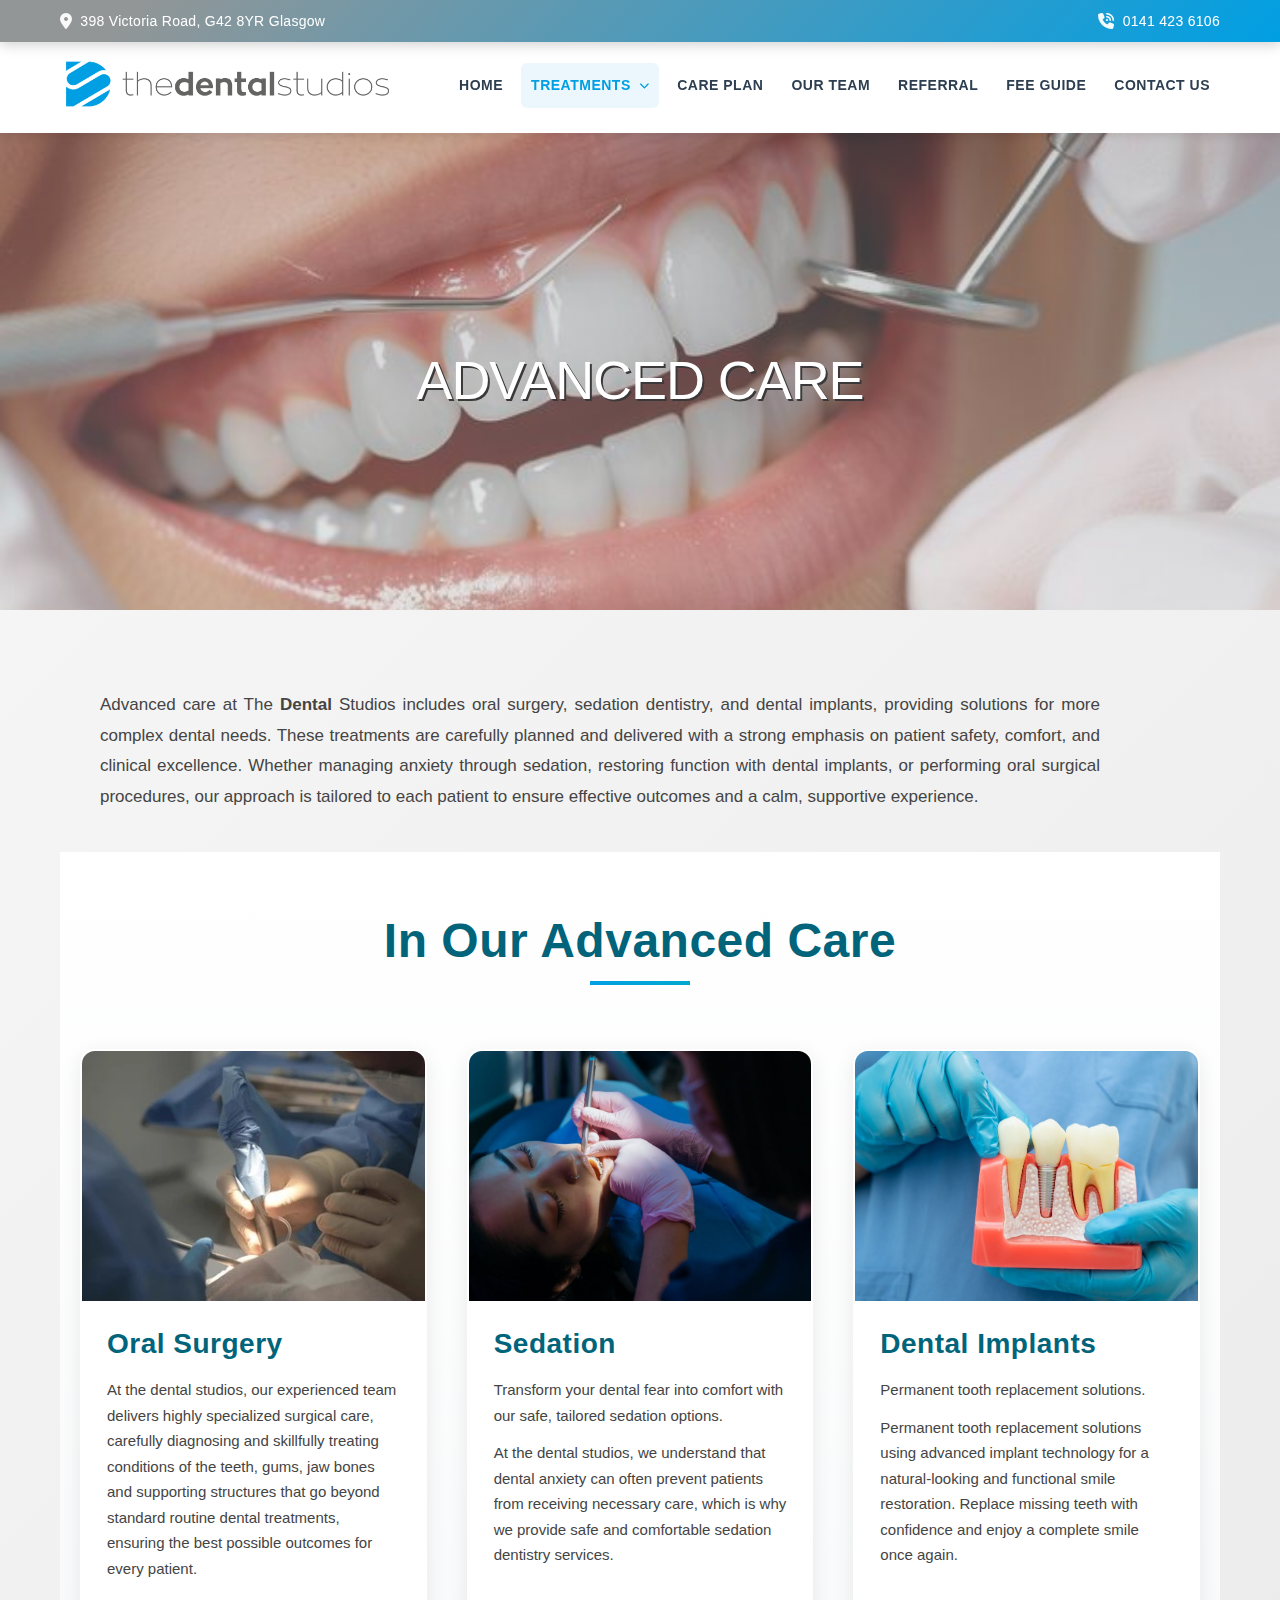
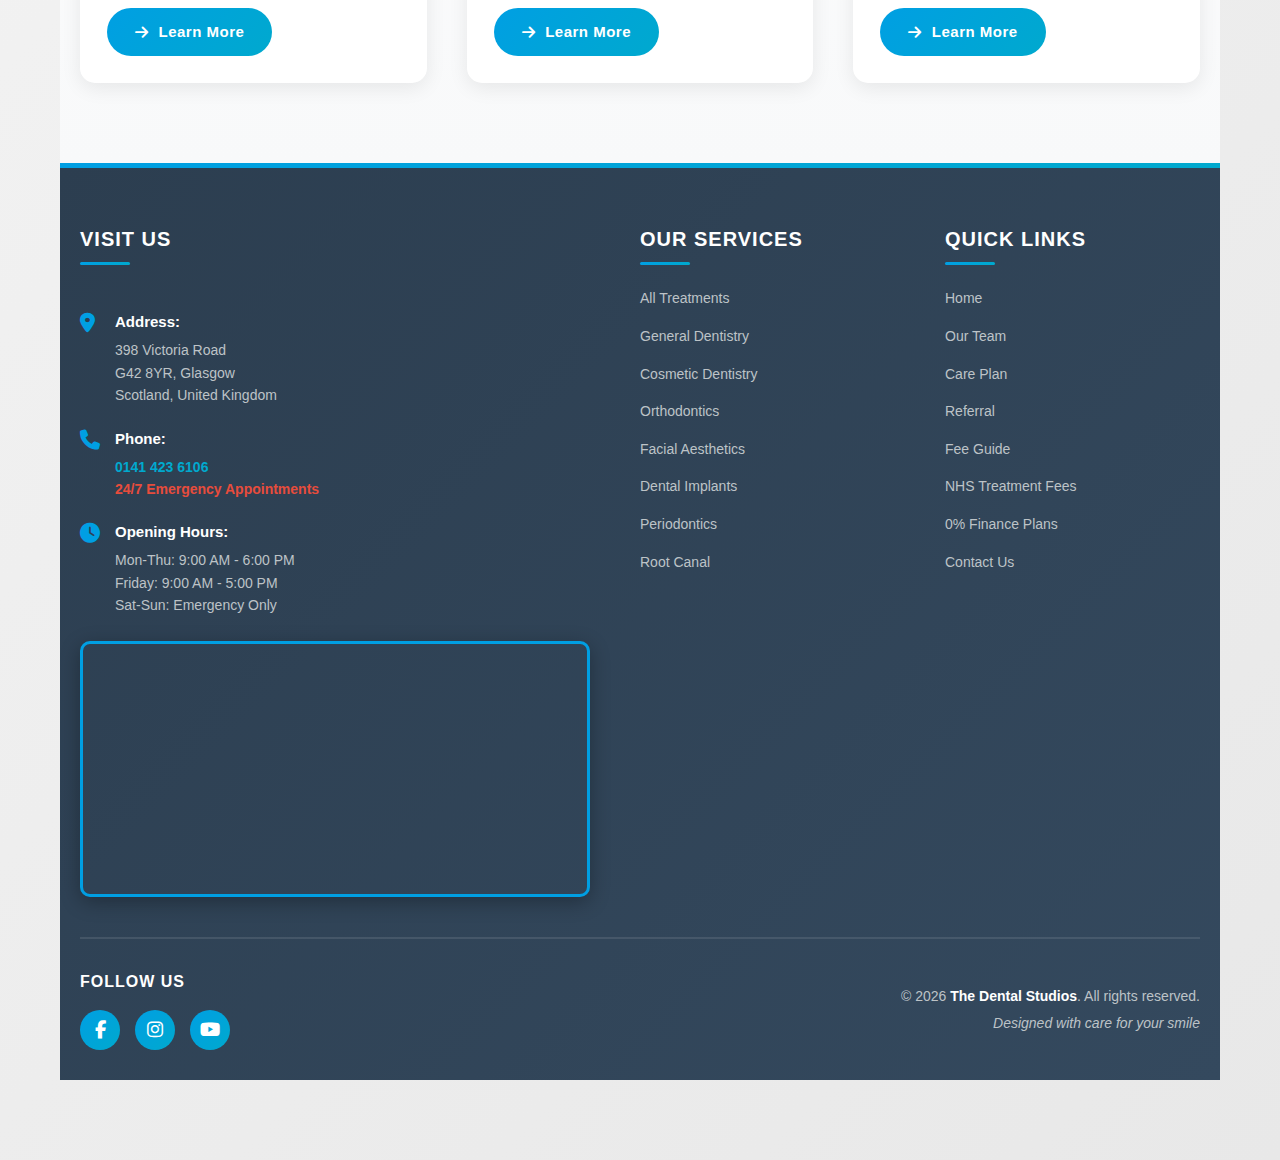
<file: advancedcare.html>
<!DOCTYPE html>
<html lang="en">
<head>
    <base href="./">  <!-- ✅ ADDED - matches index.html -->
    <meta charset="UTF-8">
    <meta name="viewport" content="width=device-width, initial-scale=1.0">
    <title>ADVANCED CARE - The Dental Studios</title>
    <link rel="icon" type="image/svg+xml" href="data:image/svg+xml,%3Csvg xmlns='http://www.w3.org/2000/svg' viewBox='0 0 100 100'%3E%3Ccircle cx='50' cy='50' r='45' fill='%2300A9CE'/%3E%3Ctext x='50' y='70' font-size='60' font-weight='bold' fill='white' text-anchor='middle' font-family='Arial'%3ETD%3C/text%3E%3C/svg%3E">
    <link rel="stylesheet" href="./styles/styles.css">
    <link rel="stylesheet" href="https://cdnjs.cloudflare.com/ajax/libs/font-awesome/6.4.0/css/all.min.css">
</head>
<!-- REST OF YOUR ourteam.html CONTENT REMAINS SAME -->
<!-- Just make sure script is: <script src="./scripts/components.js"></script> -->

<body>
    <!-- Header Placeholder -->
    <div id="header-placeholder"></div>

    <!-- Hero Section -->
    <section class="hero-treatments" id="home">
        <div class="container">
            <div class="hero-content">
                <h1>ADVANCED CARE</h1>
                 
                
            
                
                  
                <div class="hero-buttons">
                
            </div>
        </div>
        
    </section>
    <!-- Services Section -->
    <section class="services-section-team" id="services">
        <div class="container">
            <p>Advanced care at The <b>Dental</b> Studios includes oral surgery, sedation dentistry, and dental implants, providing solutions for more complex dental needs. These treatments are carefully planned and delivered with a strong emphasis on patient safety, comfort, and clinical excellence. Whether managing anxiety through sedation, restoring function with dental implants, or performing oral surgical procedures, our approach is tailored to each patient to ensure effective outcomes and a calm, supportive experience.</p>
            
           
            
            <section class="services-section" id="services">
        <div class="container">
            <h2 class="section-title">In Our Advanced Care</h2>

            <div class="services-grid">
                <!-- Oral Surgery -->
                <div class="service-card">
                    <img src="./images/oralsurgery.jpg" alt="Oral Surgery" class="service-image">
                    <div class="service-content">
                        <h3>Oral Surgery</h3>
                        
                        <div class="service-text-container">
                            <div class="service-text">
                                <p>At the dental studios, our experienced team delivers highly specialized surgical care, carefully diagnosing and skillfully treating conditions of the teeth, gums, jaw bones and supporting structures that go beyond standard routine dental treatments, ensuring the best possible outcomes for every patient.</p>
                            </div>
                        </div>
                        
                        <a href="contact-us.html" class="btn">
                            <i class="fas fa-arrow-right"></i> Learn More
                        </a>
                    </div>
                </div>

               
                        
                       

                <!-- Sedation -->
                <div class="service-card">
                    <img src="./images/sedation1.jpg" alt="Sedation" class="service-image">
                    <div class="service-content">
                        <h3>Sedation</h3>
                        
                        <div class="service-text-container ">
                            <div class="service-text">
                                <p>Transform your dental fear into comfort with our safe, tailored sedation options.</p>
                                <p>At the dental studios, we understand that dental anxiety can often prevent patients from receiving necessary care, which is why we provide safe and comfortable sedation dentistry services.</p>
                            </div>
                        </div>
                        
                        <a href="contact-us.html" class="btn">
                            <i class="fas fa-arrow-right"></i> Learn More
                        </a>
                    </div>
                </div>

              
                        
                        
             

                <!-- Dental Implants -->
                <div class="service-card">
                    <img src="./images/implant1.jpg" alt="Dental Implants" class="service-image">
                    <div class="service-content">
                        <h3>Dental Implants</h3>
                        
                        <div class="service-text-container ">
                            <div class="service-text">
                                <p>Permanent tooth replacement solutions.</p>
                                <p>Permanent tooth replacement solutions using advanced implant technology for a natural-looking and functional smile restoration. Replace missing teeth with confidence and enjoy a complete smile once again.</p>
                            </div>
                        </div>
                               <a href="contact-us.html" class="btn">
                            <i class="fas fa-arrow-right"></i> Learn More
                        </a>
                    </div>
                </div>
                        
                        
    </section>

    <!-- Footer Placeholder -->
    <div id="footer-placeholder"></div>

    <!-- Load component loader script -->
  <script src="./scripts/register-sw.js"></script>
   <script src="./scripts/components.js"></script>
   <script src="./scripts/mobile-menu.js"></script>
</body>

</html>
</file>
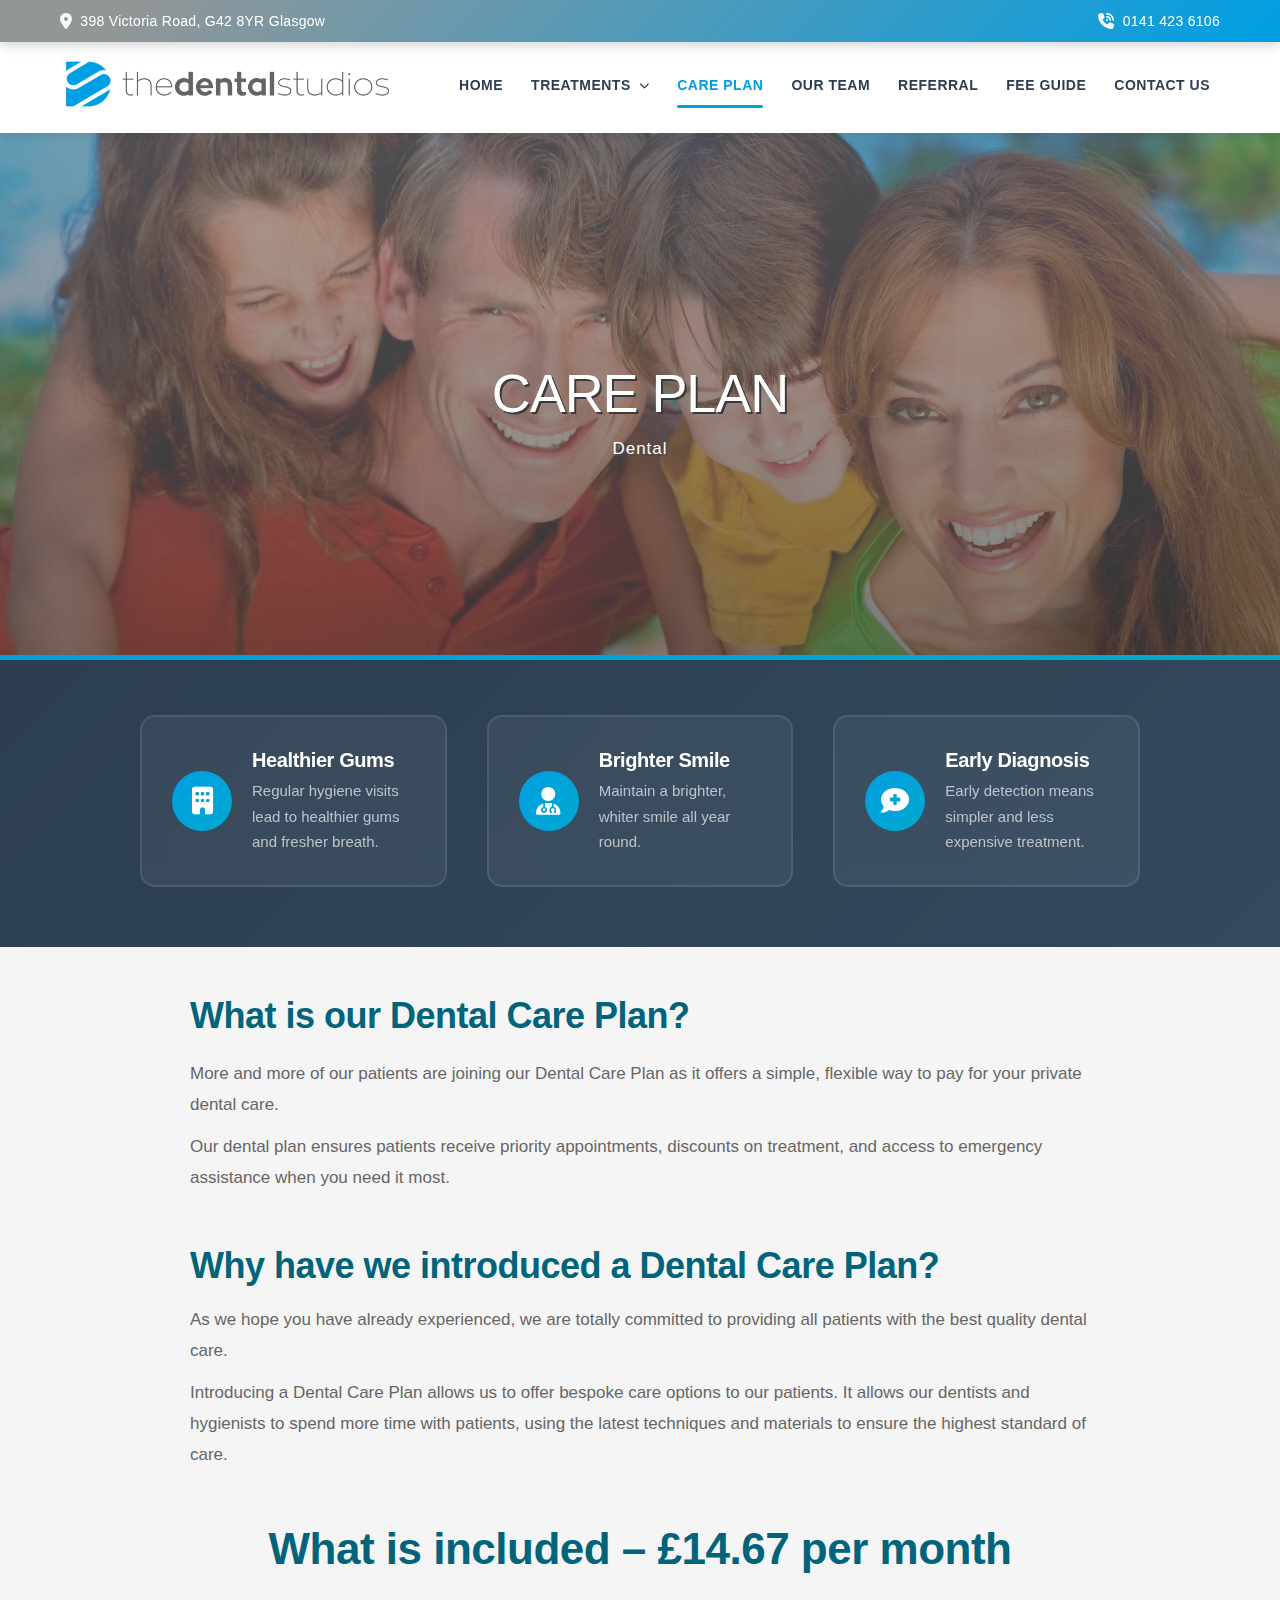
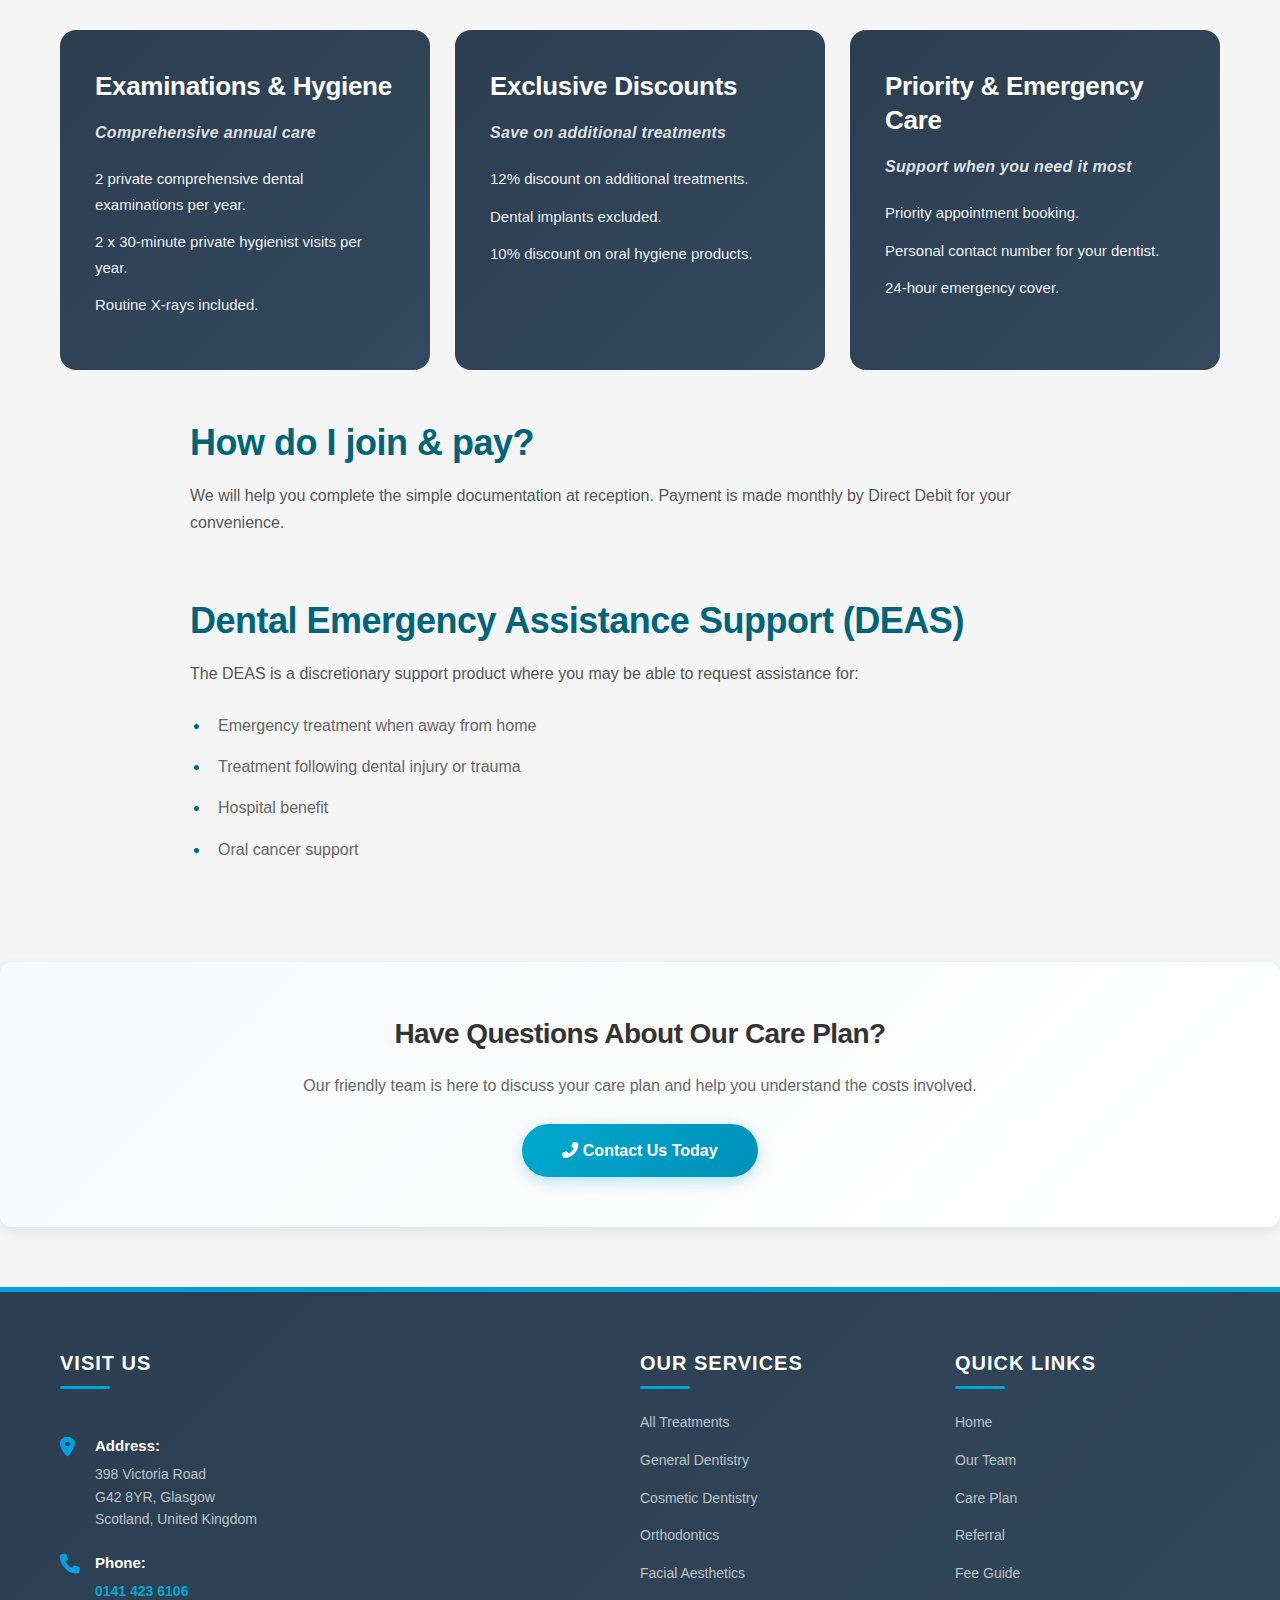
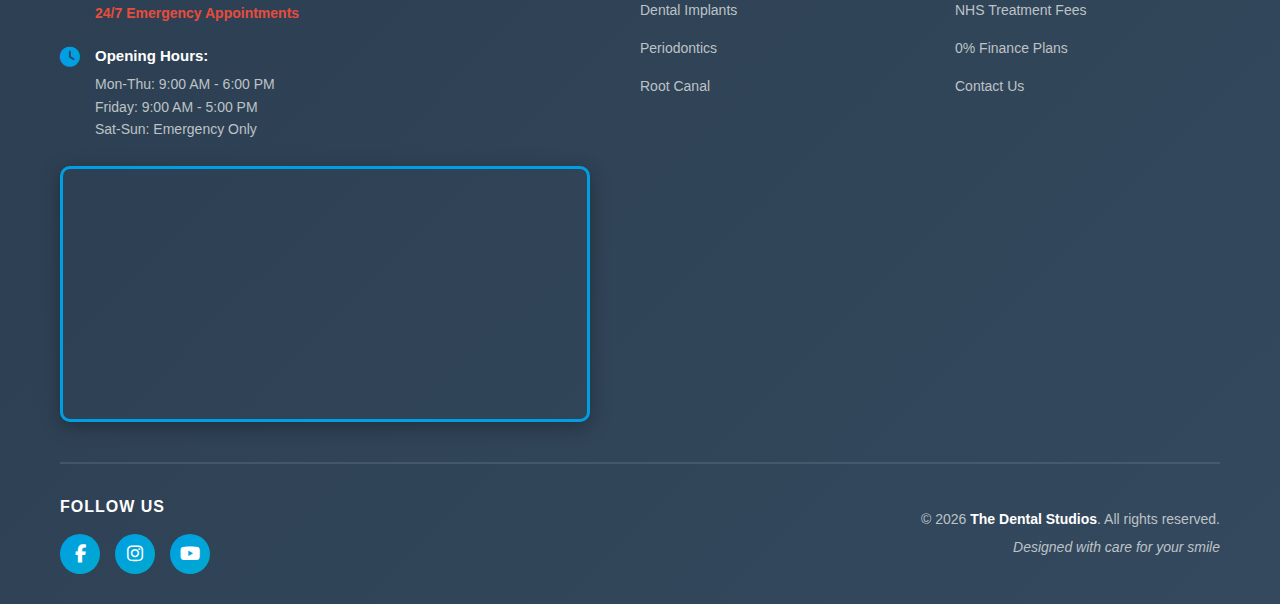
<file: careplan.html>
<!DOCTYPE html>
<html lang="en">
<head>
    <base href="./">
    <meta charset="UTF-8">
    <meta name="viewport" content="width=device-width, initial-scale=1.0">
    <title>Care Plan - The Dental Studios</title>
    <link rel="icon" type="image/svg+xml" href="data:image/svg+xml,%3Csvg xmlns='http://www.w3.org/2000/svg' viewBox='0 0 100 100'%3E%3Ccircle cx='50' cy='50' r='45' fill='%2300A9CE'/%3E%3Ctext x='50' y='70' font-size='60' font-weight='bold' fill='white' text-anchor='middle' font-family='Arial'%3ETD%3C/text%3E%3C/svg%3E">
    <link rel="stylesheet" href="./styles/styles.css">
    <link rel="stylesheet" href="https://cdnjs.cloudflare.com/ajax/libs/font-awesome/6.4.0/css/all.min.css">
    <link rel="stylesheet" href="./styles/care.css">
    <link rel="stylesheet" href="./styles/feeguide.css">
</head>

<body>
    <!-- Header Placeholder -->
    <div id="header-placeholder"></div>

    <!-- Hero Section -->
    <section class="care-hero" id="home">
        <div class="container">
            <div class="hero-content">
                <h1>CARE PLAN</h1>
                <p class="tagline"> Dental </p>
            </div>
        </div>
    </section>

    <!-- Highlights Section -->
    <section class="highlights-section">
        <div class="container">
            <div class="highlights-grid">
                <div class="highlight-card">
                    <div class="highlight-icon">
                        <i class="fas fa-building"></i>
                    </div>
                    <div class="highlight-content">
                        <h3>Healthier Gums</h3>
                        <p>Regular hygiene visits lead to healthier gums and fresher breath.</p>
                    </div>
                </div>
                
                <div class="highlight-card">
                    <div class="highlight-icon">
                        <i class="fas fa-user-md"></i>
                    </div>
                    <div class="highlight-content">
                        <h3>Brighter Smile</h3>
                        <p>Maintain a brighter, whiter smile all year round.</p>
                    </div>
                </div>
                
                <div class="highlight-card">
                    <div class="highlight-icon">
                        <i class="fas fa-comment-medical"></i>
                    </div>
                    <div class="highlight-content">
                        <h3>Early Diagnosis</h3>
                        <p>Early detection means simpler and less expensive treatment.</p>
                    </div>
                </div>
            </div>
        </div>
    </section>

    <!-- WELCOME -->
    <section class="care-welcome-section">
        <div class="care-container">
            <h2 class="care-welcome-title">What is our Dental Care Plan?</h2>

            <div class="care-welcome-content">
                <p>
                    More and more of our patients are joining our Dental Care Plan as it offers a simple, flexible way to pay for your private dental care.
                </p>
                <p>
                    Our dental plan ensures patients receive priority appointments, discounts on treatment, and access to emergency assistance when you need it most.
                </p>
            </div>
        </div>
    </section>

    <!-- WHY -->
    <section class="care-section">
        <div class="care-container">
            <h2 class="care-section-title-small">
                Why have we introduced a Dental Care Plan?
            </h2>
            <div class="care-welcome-content">
                <p>
                    As we hope you have already experienced, we are totally committed to providing all patients with the best quality dental care.
                </p>
                <p>
                    Introducing a Dental Care Plan allows us to offer bespoke care options to our patients. It allows our dentists and hygienists to spend more time with patients, using the latest techniques and materials to ensure the highest standard of care.
                </p>
            </div>
        </div>
    </section>

    <!-- INCLUDED -->
    <section class="care-section">
        <div class="care-container">
            <h2 class="care-section-title">
                What is included – £14.67 per month
            </h2>

            <div class="care-services-grid">
                <div class="care-service-card">
                    <div class="care-service-content">
                        <h3>Examinations & Hygiene</h3>
                        <p>Comprehensive annual care</p>
                        <p>2 private comprehensive dental examinations per year.</p>
                        <p>2 x 30-minute private hygienist visits per year.</p>
                        <p>Routine X-rays included.</p>
                    </div>
                </div>

                <div class="care-service-card">
                    <div class="care-service-content">
                        <h3>Exclusive Discounts</h3>
                        <p>Save on additional treatments</p>
                        <p>12% discount on additional treatments.</p>
                        <p>Dental implants excluded.</p>
                        <p>10% discount on oral hygiene products.</p>
                    </div>
                </div>

                <div class="care-service-card">
                    <div class="care-service-content">
                        <h3>Priority & Emergency Care</h3>
                        <p>Support when you need it most</p>
                        <p>Priority appointment booking.</p>
                        <p>Personal contact number for your dentist.</p>
                        <p>24-hour emergency cover.</p>
                    </div>
                </div>
            </div>
        </div>
    </section>

    <!-- JOIN -->
    <section class="care-section">
        <div class="care-container">
            <h2 class="care-section-title-small">How do I join & pay?</h2>
            <p class="care-max-900">
                We will help you complete the simple documentation at reception. Payment is made monthly by Direct Debit for your convenience.
            </p>
        </div>
    </section>

    <!-- DEAS -->
    <section class="care-section">
        <div class="care-container">
            <h2 class="care-section-title-small">
                Dental Emergency Assistance Support (DEAS)
            </h2>

            <p class="care-max-900">
                The DEAS is a discretionary support product where you may be able to request assistance for:
            </p>

            <ul class="care-max-900">
                <li>Emergency treatment when away from home</li>
                <li>Treatment following dental injury or trauma</li>
                <li>Hospital benefit</li>
                <li>Oral cancer support</li>
            </ul>            
        </div>
    </section>

    <!-- CTA -->
    <div class="fee-cta">
        <h3>Have Questions About Our Care Plan?</h3>
        <p>Our friendly team is here to discuss your care plan and help you understand the costs involved.</p>
        <a href="./contact-us.html" class="fee-cta-button">
            <i class="fas fa-phone-alt"></i> Contact Us Today
        </a>
    </div>

    <!-- Footer -->
    <div id="footer-placeholder"></div>

    <script src="./scripts/register-sw.js"></script>
    <script src="./scripts/components.js"></script>
    <script src="./scripts/mobile-menu.js"></script>
</body>
</html>
</file>
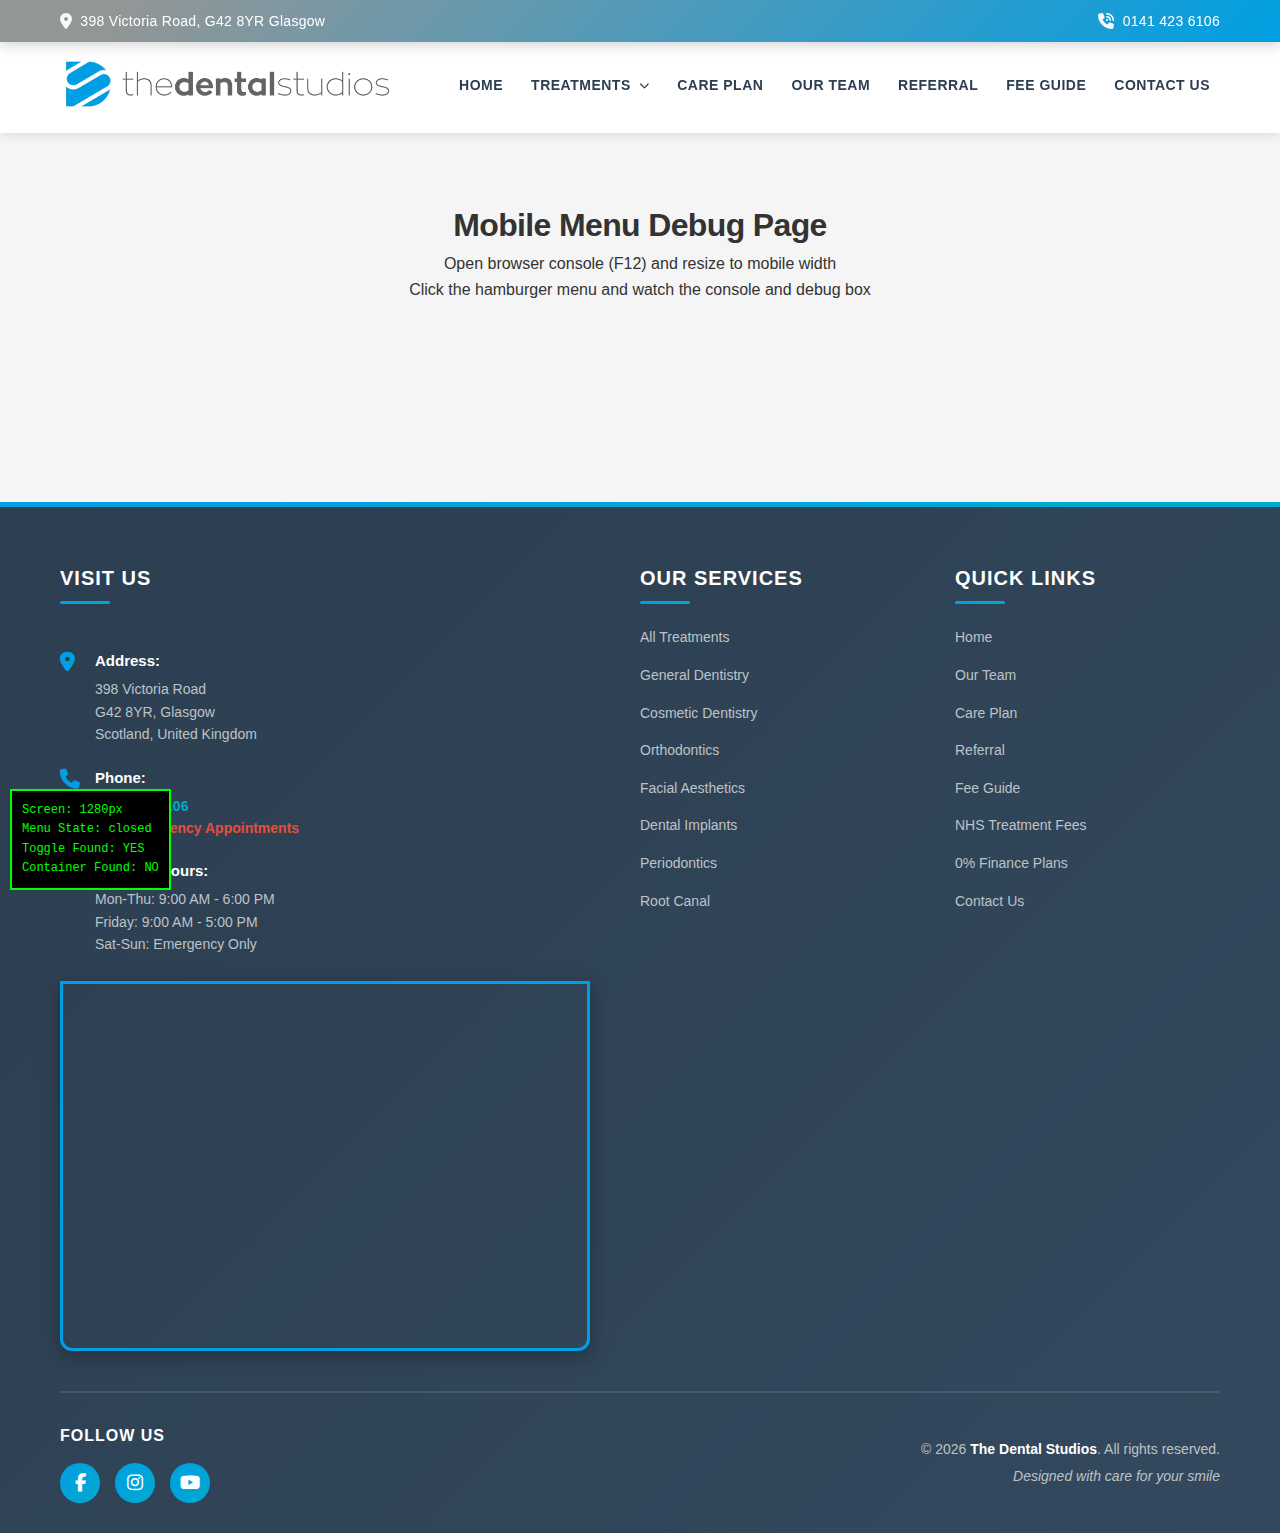
<file: contact-debug.html>
<!DOCTYPE html>
<html lang="en">
<head>
    <meta charset="UTF-8">
    <meta name="viewport" content="width=device-width, initial-scale=1.0">
    <title>Mobile Menu Debug - The Dental Studios</title>
    <link rel="stylesheet" href="./styles/styles.css">
    <link rel="stylesheet" href="./styles/contact.css">
    <link rel="stylesheet" href="https://cdnjs.cloudflare.com/ajax/libs/font-awesome/6.4.0/css/all.min.css">
    <style>
        /* Debug styles to make menu visible */
        .nav-social-container {
            background-color: rgba(255, 0, 0, 0.1) !important; /* Light red to see it */
        }
        
        .nav-social-container.active {
            background-color: rgba(0, 255, 0, 0.3) !important; /* Green when active */
            right: 0 !important;
            display: flex !important;
        }
        
        /* Debug info box */
        .debug-info {
            position: fixed;
            bottom: 10px;
            left: 10px;
            background: black;
            color: lime;
            padding: 10px;
            font-family: monospace;
            font-size: 12px;
            z-index: 99999;
            max-width: 300px;
            border: 2px solid lime;
        }
    </style>
</head>
<body>
    <!-- Debug Info Box -->
    <div class="debug-info" id="debugInfo">
        <div>Screen: <span id="screenWidth"></span></div>
        <div>Menu State: <span id="menuState">closed</span></div>
        <div>Toggle Found: <span id="toggleFound">-</span></div>
        <div>Container Found: <span id="containerFound">-</span></div>
    </div>

    <!-- Header Placeholder -->
    <div id="header-placeholder"></div>

    <!-- Simple test content -->
    <div style="padding: 200px 20px; text-align: center;">
        <h1>Mobile Menu Debug Page</h1>
        <p>Open browser console (F12) and resize to mobile width</p>
        <p>Click the hamburger menu and watch the console and debug box</p>
    </div>

    <!-- Footer Placeholder -->
    <div id="footer-placeholder"></div>

    <!-- Scripts -->
    <script src="./scripts/components.js"></script>
    <script>
        // Debug script
        function updateDebugInfo() {
            const container = document.querySelector('.nav-social-container');
            const toggle = document.querySelector('.mobile-menu-toggle');
            const hamburger = document.querySelector('.hamburger-menu');
            
            document.getElementById('screenWidth').textContent = window.innerWidth + 'px';
            document.getElementById('menuState').textContent = container?.classList.contains('active') ? 'OPEN' : 'closed';
            document.getElementById('toggleFound').textContent = (toggle || hamburger) ? 'YES' : 'NO';
            document.getElementById('containerFound').textContent = container ? 'YES' : 'NO';
        }
        
        setInterval(updateDebugInfo, 100);
        
        window.addEventListener('resize', updateDebugInfo);
    </script>
    <script src="./scripts/mobile-menu.js"></script>
</body>
</html>
</file>
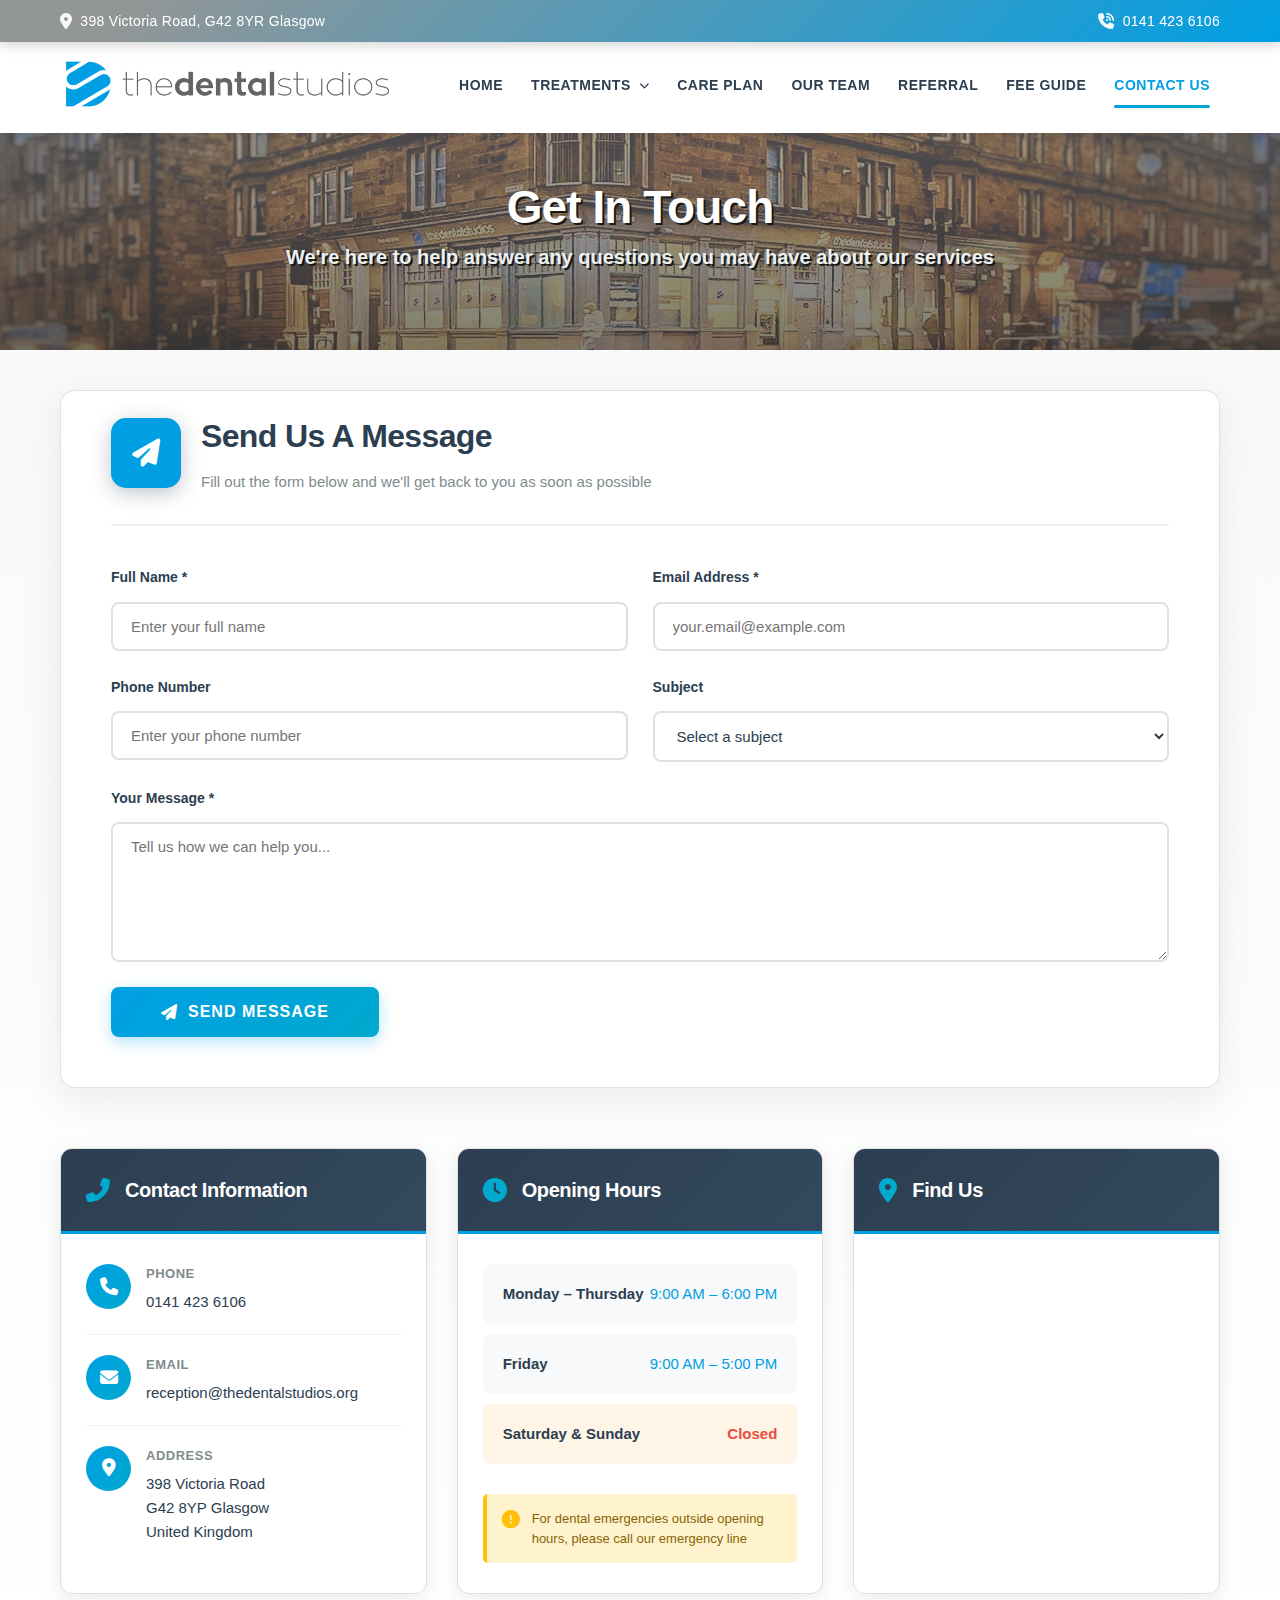
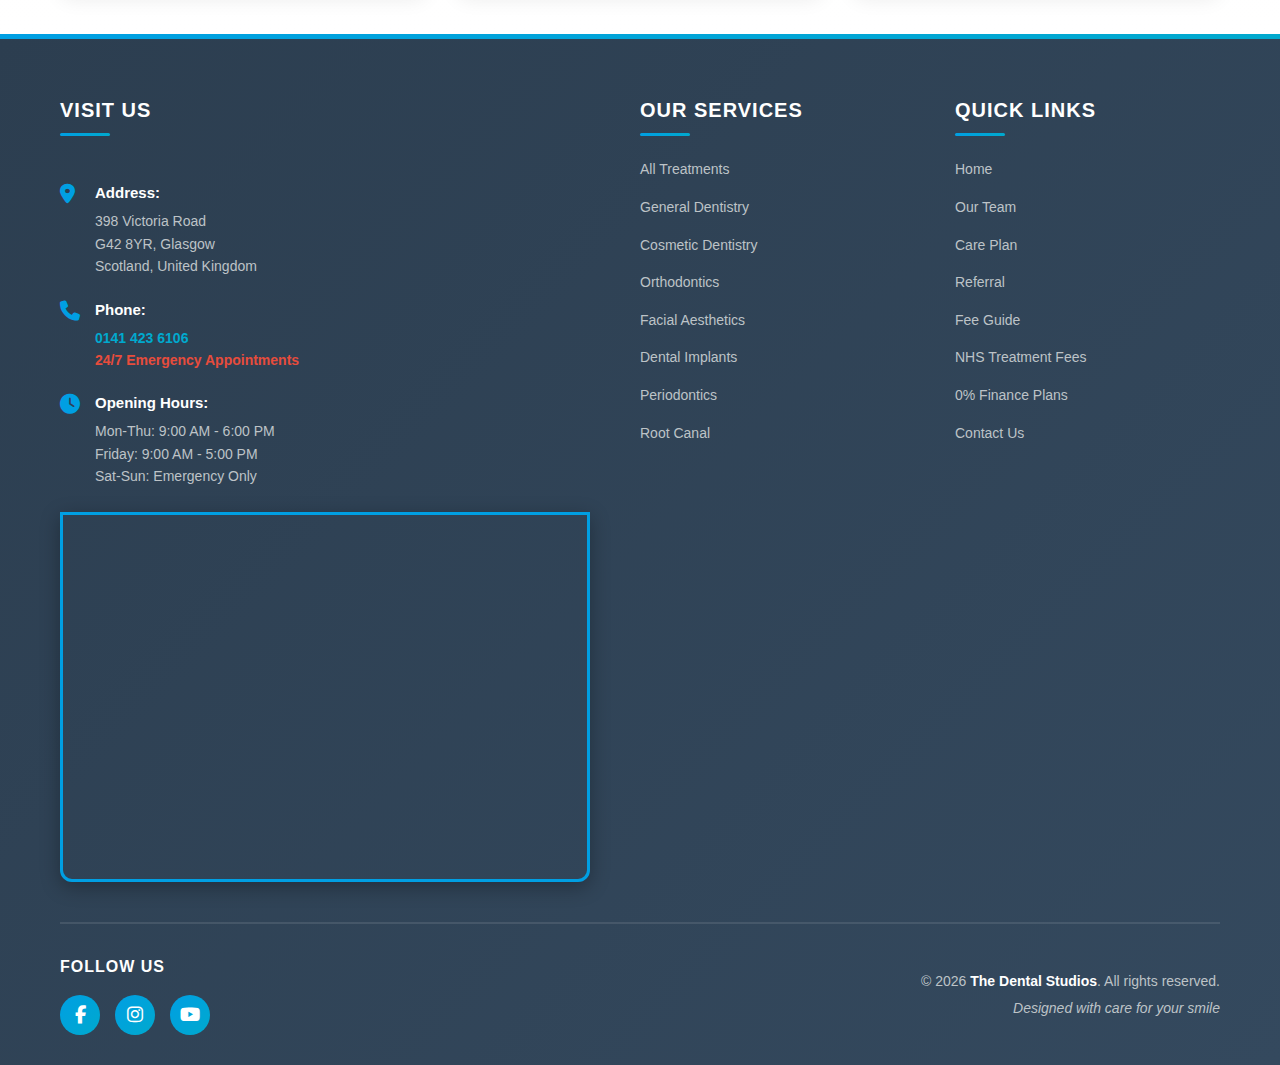
<file: contact-us.html>
<!DOCTYPE html>
<html lang="en">

<head>
    <meta charset="UTF-8">
    <meta name="viewport" content="width=device-width, initial-scale=1.0">
    <title>Contact Us - The Dental Studios</title>
    <link rel="icon" type="image/svg+xml"
        href="data:image/svg+xml,%3Csvg xmlns='http://www.w3.org/2000/svg' viewBox='0 0 100 100'%3E%3Ccircle cx='50' cy='50' r='45' fill='%2300A9CE'/%3E%3Ctext x='50' y='70' font-size='60' font-weight='bold' fill='white' text-anchor='middle' font-family='Arial'%3ETD%3C/text%3E%3C/svg%3E">
    <link rel="stylesheet" href="./styles/styles.css">
    <link rel="stylesheet" href="./styles/contact.css">
    <link rel="stylesheet" href="./styles/mobile-menu-fix.css">
    <link rel="stylesheet" href="https://cdnjs.cloudflare.com/ajax/libs/font-awesome/6.4.0/css/all.min.css">
</head>

<body>
    <!-- Header Placeholder -->
    <div id="header-placeholder"></div>

    <!-- Hero Section -->
    <section class="contact-hero">
        <div class="container">
            <div class="hero-content-contact">
                <h1>Get In Touch</h1>
                <p><b>We're here to help answer any questions you may have about our services</b></p>
            </div>
        </div>
    </section>

    <!-- Contact Section -->
    <section class="contact-section" id="contact">
        <div class="contact-container">
            <!-- Contact Form - Full Width Top Section -->
            <div class="contact-form-section">
                <div class="contact-form-wrapper">
                    <div class="form-header">
                        <div class="form-icon">
                            <i class="fas fa-paper-plane"></i>
                        </div>
                        <div class="form-title">
                            <h2>Send Us A Message</h2>
                            <p>Fill out the form below and we'll get back to you as soon as possible</p>
                        </div>
                    </div>

                    <form class="contact-form" id="contactForm">
                        <div class="form-row">
                            <div class="form-group">
                                <label for="name">Full Name *</label>
                                <input type="text" id="name" name="name" placeholder="Enter your full name" required>
                            </div>

                            <div class="form-group">
                                <label for="email">Email Address *</label>
                                <input type="email" id="email" name="email" placeholder="your.email@example.com" required>
                            </div>
                        </div>

                        <div class="form-row">
                            <div class="form-group">
                                <label for="phone">Phone Number</label>
                                <input type="tel" id="phone" name="phone" placeholder="Enter your phone number">
                            </div>

                            <div class="form-group">
                                <label for="subject">Subject</label>
                                <select id="subject" name="subject">
                                    <option value="">Select a subject</option>
                                    <option value="appointment">Book an Appointment</option>
                                    <option value="enquiry">General Enquiry</option>
                                    <option value="emergency">Emergency</option>
                                    <option value="feedback">Feedback</option>
                                    <option value="other">Other</option>
                                </select>
                            </div>
                        </div>

                        <div class="form-group">
                            <label for="message">Your Message *</label>
                            <textarea id="message" name="message" rows="6" placeholder="Tell us how we can help you..." required></textarea>
                        </div>

                        <button type="submit" class="submit-btn">
                            <i class="fas fa-paper-plane"></i>
                            Send Message
                        </button>
                    </form>
                </div>
            </div>

            <!-- Contact Info Grid -->
            <div class="contact-info-grid">
                <!-- Contact Details Card -->
                <div class="info-card">
                    <div class="info-card-header">
                        <i class="fas fa-phone-alt"></i>
                        <h3>Contact Information</h3>
                    </div>
                    <div class="info-card-body">
                        <div class="info-item">
                            <div class="info-icon">
                                <i class="fas fa-phone"></i>
                            </div>
                            <div class="info-text">
                                <span class="info-label">Phone</span>
                                <a href="tel:01414236106">0141 423 6106</a>
                            </div>
                        </div>

                        <div class="info-item">
                            <div class="info-icon">
                                <i class="fas fa-envelope"></i>
                            </div>
                            <div class="info-text">
                                <span class="info-label">Email</span>
                                <a href="mailto:reception@thedentalstudios.org">reception@thedentalstudios.org</a>
                            </div>
                        </div>

                        <div class="info-item">
                            <div class="info-icon">
                                <i class="fas fa-map-marker-alt"></i>
                            </div>
                            <div class="info-text">
                                <span class="info-label">Address</span>
                                <p>398 Victoria Road<br>G42 8YP Glasgow<br>United Kingdom</p>
                            </div>
                        </div>
                    </div>
                </div>

                <!-- Opening Hours Card -->
                <div class="info-card">
                    <div class="info-card-header">
                        <i class="fas fa-clock"></i>
                        <h3>Opening Hours</h3>
                    </div>
                    <div class="info-card-body">
                        <div class="hours-list">
                            <div class="hours-item">
                                <span class="day">Monday – Thursday</span>
                                <span class="time">9:00 AM – 6:00 PM</span>
                            </div>
                            <div class="hours-item">
                                <span class="day">Friday</span>
                                <span class="time">9:00 AM – 5:00 PM</span>
                            </div>
                            <div class="hours-item weekend">
                                <span class="day">Saturday & Sunday</span>
                                <span class="time closed">Closed</span>
                            </div>
                        </div>
                        <div class="emergency-notice">
                            <i class="fas fa-exclamation-circle"></i>
                            <p>For dental emergencies outside opening hours, please call our emergency line</p>
                        </div>
                    </div>
                </div>

                <!-- Map Card -->
                <div class="info-card map-card">
                    <div class="info-card-header">
                        <i class="fas fa-location-dot"></i>
                        <h3>Find Us</h3>
                    </div>
                    <div class="info-card-body">
                        <div class="map-container-contactus">
                            <iframe src="https://www.google.com/maps/embed?pb=!1m18!1m12!1m3!1d2241.234!2d-4.2563!3d55.8428!2m3!1f0!2f0!3f0!3m2!1i1024!2i768!4f13.1!3m3!1m2!1s0x0%3A0x0!2zNTXCsDUwJzM0LjEiTiA0wrAxNScyMi43Ilc!5e0!3m2!1sen!2suk!4v1234567890" 
                                    width="100%" 
                                    
                                    height="250" 
                                    style="border:0;" 
                                    allowfullscreen="" 
                                    loading="lazy" 
                                    referrerpolicy="no-referrer-when-downgrade">
                            </iframe>
                        </div>
                    </div>
                </div>
            </div>
        </div>
    </section>

    <!-- Footer Placeholder -->
    <div id="footer-placeholder"></div>

    <!-- Common Scripts - Load after placeholders -->
  <script src="./scripts/register-sw.js"></script>
   <script src="./scripts/components.js"></script>
   <script src="./scripts/mobile-menu.js"></script>
    
    <!-- Page-specific script for contact form -->
    <script src="./scripts/contact.js"></script>
</body>

</html>
</file>
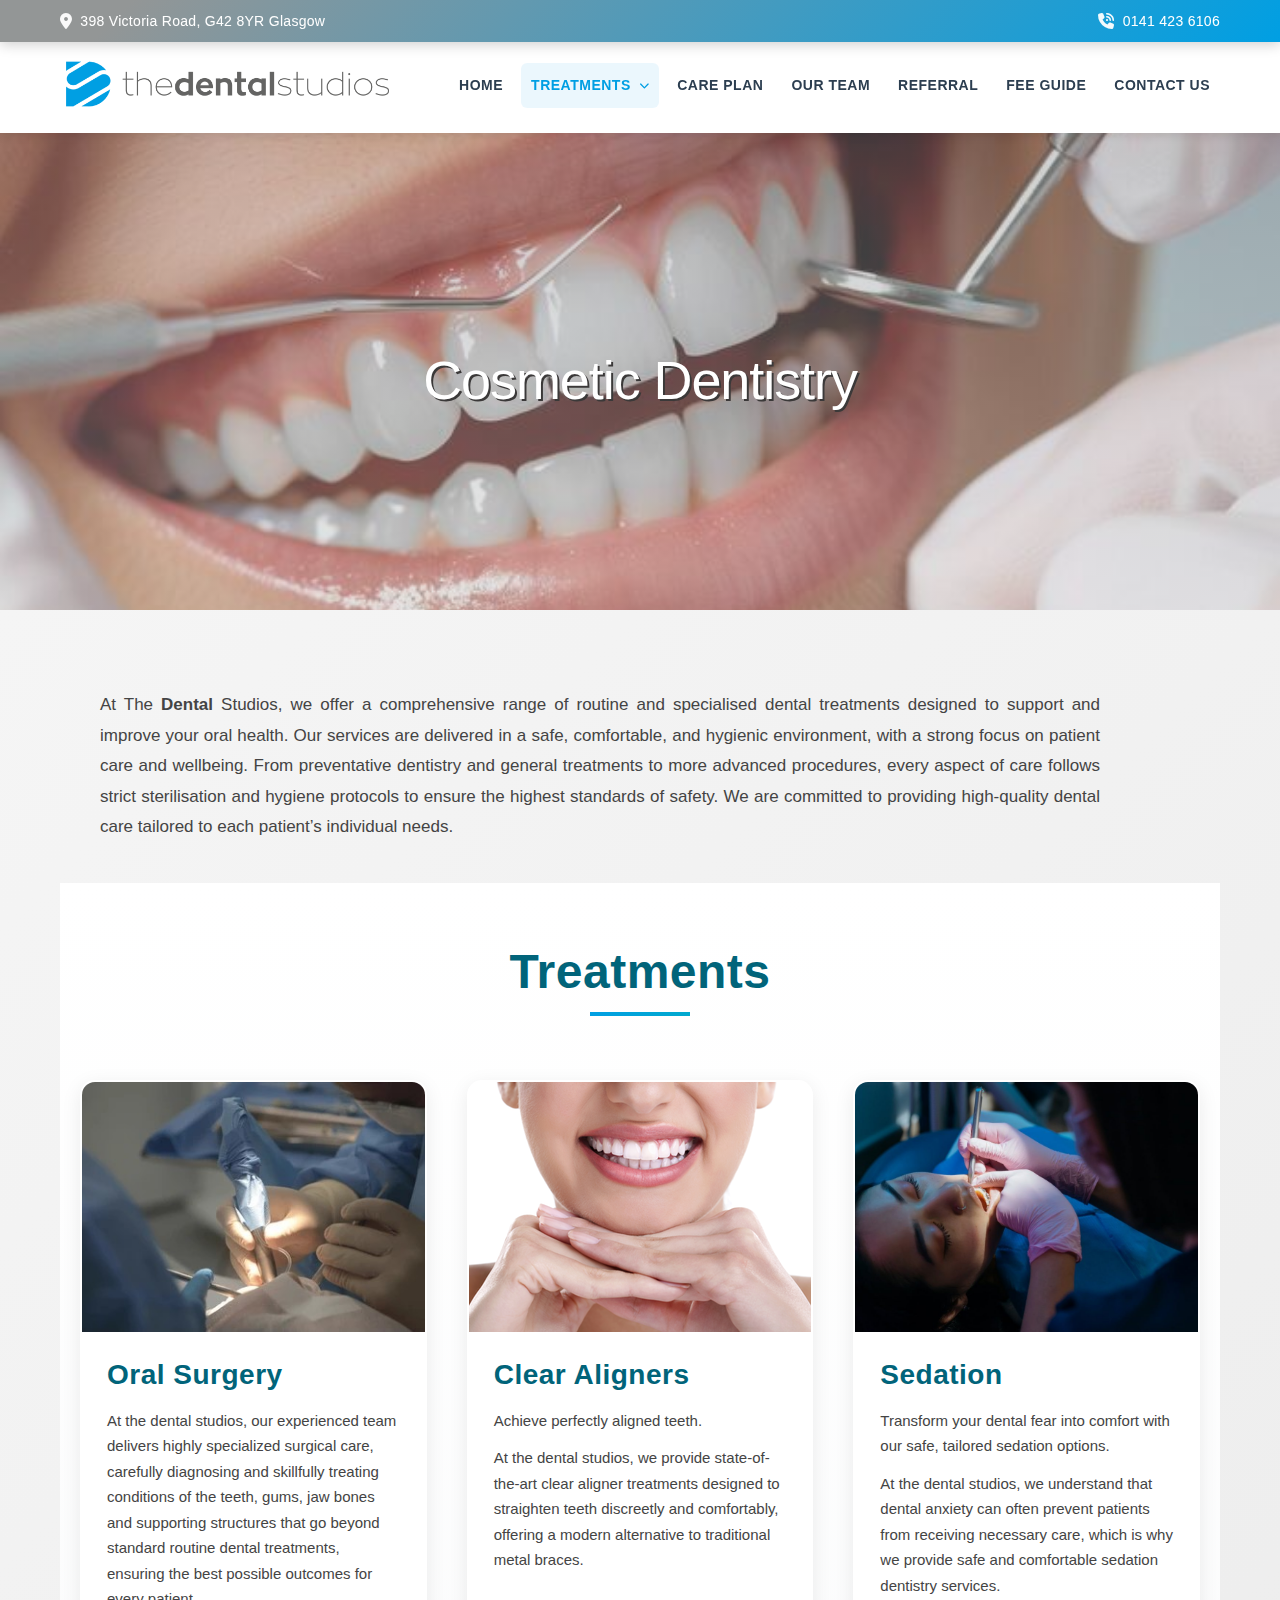
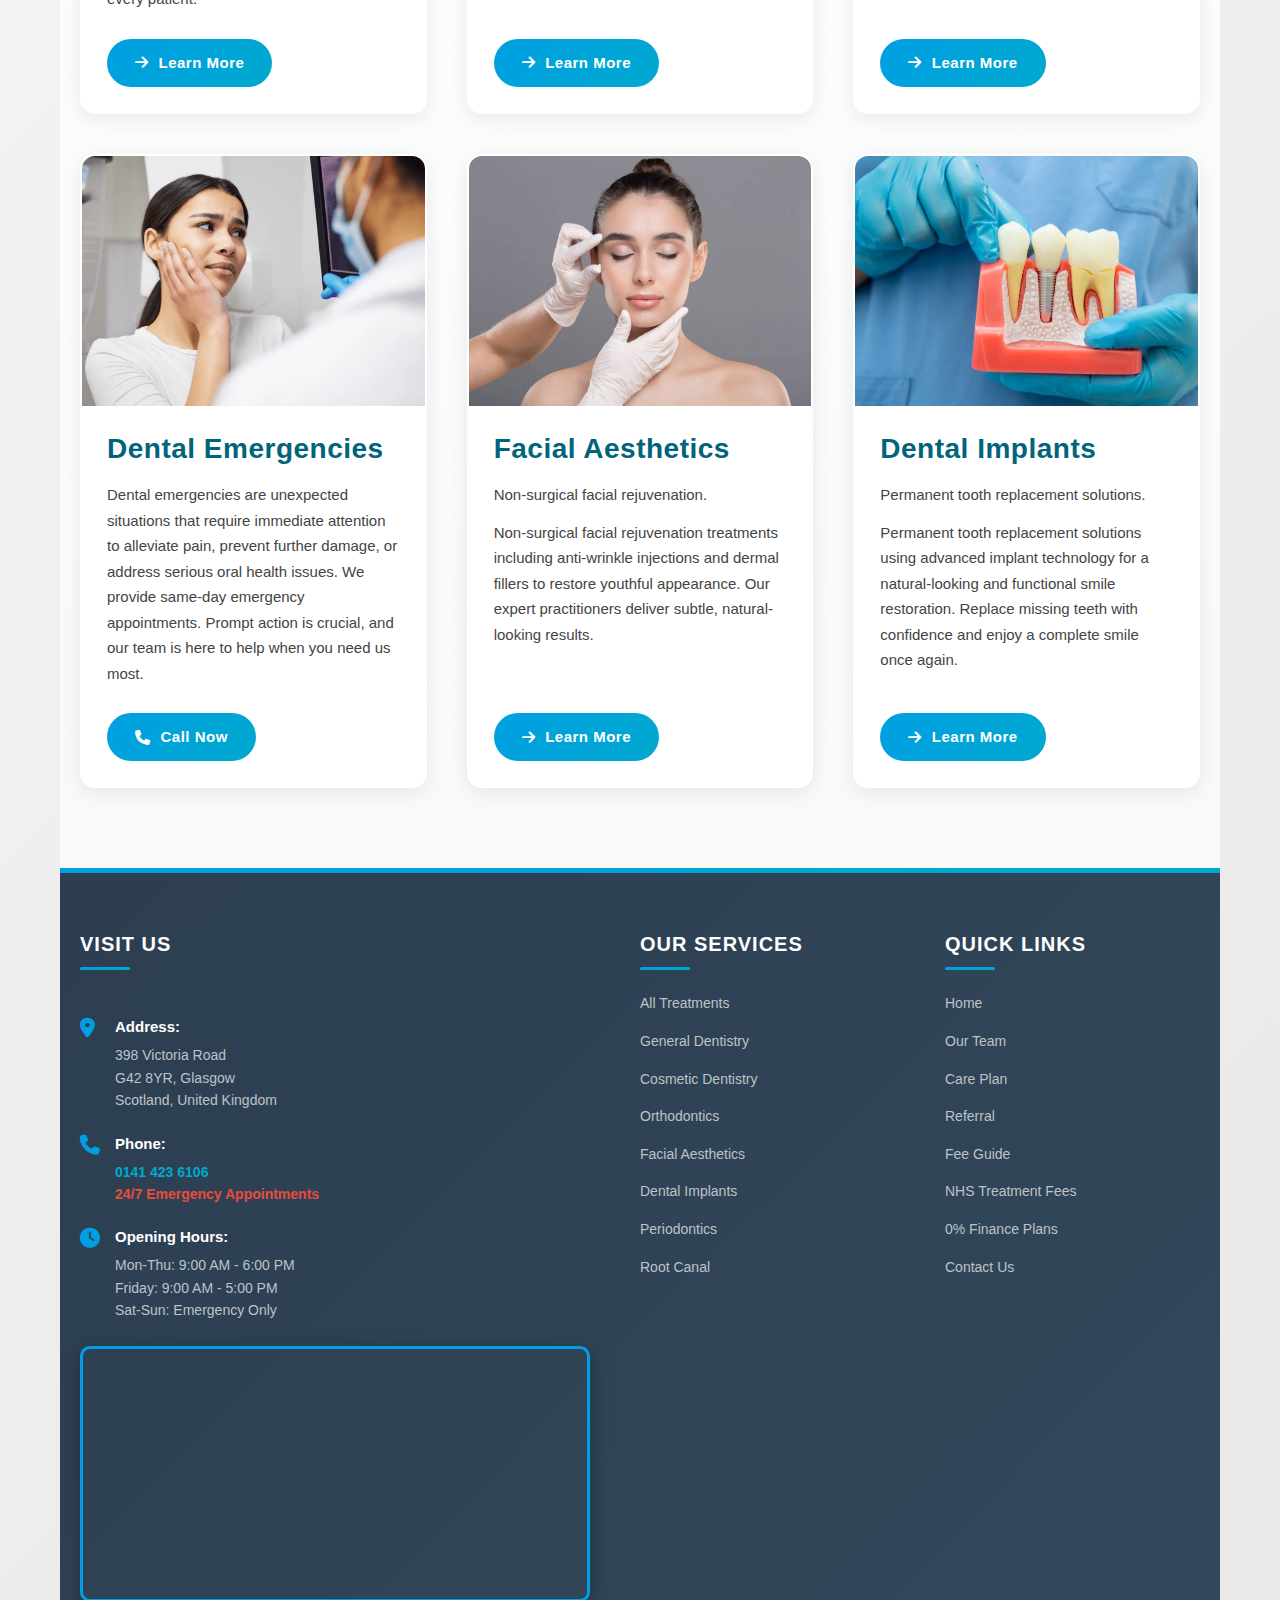
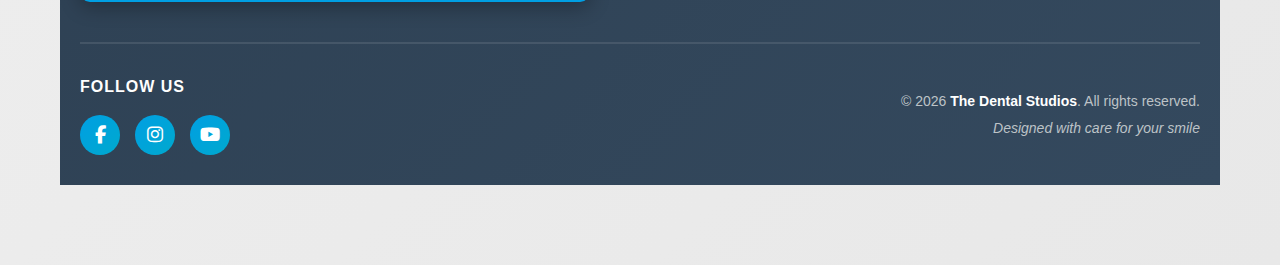
<file: cosmeticdentistry.html>
<!DOCTYPE html>
<html lang="en">
<head>
    <base href="./">  <!-- ✅ ADDED - matches index.html -->
    <meta charset="UTF-8">
    <meta name="viewport" content="width=device-width, initial-scale=1.0">
    <title>COSMETIC DENTISTRY - The Dental Studios</title>
    <link rel="icon" type="image/svg+xml" href="data:image/svg+xml,%3Csvg xmlns='http://www.w3.org/2000/svg' viewBox='0 0 100 100'%3E%3Ccircle cx='50' cy='50' r='45' fill='%2300A9CE'/%3E%3Ctext x='50' y='70' font-size='60' font-weight='bold' fill='white' text-anchor='middle' font-family='Arial'%3ETD%3C/text%3E%3C/svg%3E">
    <link rel="stylesheet" href="./styles/styles.css">
    <link rel="stylesheet" href="https://cdnjs.cloudflare.com/ajax/libs/font-awesome/6.4.0/css/all.min.css">
</head>
<!-- REST OF YOUR ourteam.html CONTENT REMAINS SAME -->
<!-- Just make sure script is: <script src="./scripts/components.js"></script> -->

<body>
    <!-- Header Placeholder -->
    <div id="header-placeholder"></div>

    <!-- Hero Section -->
    <section class="hero-treatments" id="home">
        <div class="container">
            <div class="hero-content">
                <h1>Cosmetic Dentistry</h1>
                 
                
            
                
                  
                <div class="hero-buttons">
                
            </div>
        </div>
        
    </section>
    <!-- Services Section -->
    <section class="services-section-team" id="services">
        <div class="container">
            <p>At The <b>Dental</b> Studios, we offer a comprehensive range of routine and specialised dental treatments designed to support and improve your oral health. Our services are delivered in a safe, comfortable, and hygienic environment, with a strong focus on patient care and wellbeing. From preventative dentistry and general treatments to more advanced procedures, every aspect of care follows strict sterilisation and hygiene protocols to ensure the highest standards of safety. We are committed to providing high-quality dental care tailored to each patient’s individual needs. </p>
            
           
            
            <section class="services-section" id="services">
        <div class="container">
            <h2 class="section-title">Treatments</h2>

            <div class="services-grid">
                <!-- Oral Surgery -->
                <div class="service-card">
                    <img src="./images/oralsurgery.jpg" alt="Oral Surgery" class="service-image">
                    <div class="service-content">
                        <h3>Oral Surgery</h3>
                        
                        <div class="service-text-container">
                            <div class="service-text">
                                <p>At the dental studios, our experienced team delivers highly specialized surgical care, carefully diagnosing and skillfully treating conditions of the teeth, gums, jaw bones and supporting structures that go beyond standard routine dental treatments, ensuring the best possible outcomes for every patient.</p>
                            </div>
                        </div>
                        
                        <a href="contact-us.html" class="btn">
                            <i class="fas fa-arrow-right"></i> Learn More
                        </a>
                    </div>
                </div>

                <!-- Clear Aligners -->
                <div class="service-card">
                    <img src="./images/beautiful smile.png" alt="Clear Aligners" class="service-image">
                    <div class="service-content">
                        <h3>Clear Aligners</h3>
                        
                        <div class="service-text-container">
                            <div class="service-text">
                                <p>Achieve perfectly aligned teeth.</p>
                                <p>At the dental studios, we provide state-of-the-art clear aligner treatments designed to straighten teeth discreetly and comfortably, offering a modern alternative to traditional metal braces.</p>
                            </div>
                        </div>
                        
                        <a href="contact-us.html" class="btn">
                            <i class="fas fa-arrow-right"></i> Learn More
                        </a>
                    </div>
                </div>

                <!-- Sedation -->
                <div class="service-card">
                    <img src="./images/sedation1.jpg" alt="Sedation" class="service-image">
                    <div class="service-content">
                        <h3>Sedation</h3>
                        
                        <div class="service-text-container ">
                            <div class="service-text">
                                <p>Transform your dental fear into comfort with our safe, tailored sedation options.</p>
                                <p>At the dental studios, we understand that dental anxiety can often prevent patients from receiving necessary care, which is why we provide safe and comfortable sedation dentistry services.</p>
                            </div>
                        </div>
                        
                        <a href="contact-us.html" class="btn">
                            <i class="fas fa-arrow-right"></i> Learn More
                        </a>
                    </div>
                </div>

                <!-- Dental Emergencies -->
                <div class="service-card">
                    <img src="./images/emergency1.jpg" alt="Dental Emergencies" class="service-image">
                    <div class="service-content">
                        <h3>Dental Emergencies</h3>
                        
                        <div class="service-text-container ">
                            <div class="service-text">                                
                                <p>Dental emergencies are unexpected situations that require immediate attention to alleviate pain, prevent further damage, or address serious oral health issues. We provide same-day emergency appointments. Prompt action is crucial, and our team is here to help when you need us most.</p>
                            </div>
                        </div>
                        
                        <a href="tel:01414236106" class="btn">
                            <i class="fas fa-phone"></i> Call Now
                        </a>
                    </div>
                </div>

                <!-- Facial Aesthetics -->
                <div class="service-card">
                    <img src="./images/facial.jpg" alt="Facial Aesthetics" class="service-image">
                    <div class="service-content">
                        <h3>Facial Aesthetics</h3>
                        
                        <div class="service-text-container ">
                            <div class="service-text">
                                <p>Non-surgical facial rejuvenation.</p>
                                <p>Non-surgical facial rejuvenation treatments including anti-wrinkle injections and dermal fillers to restore youthful appearance. Our expert practitioners deliver subtle, natural-looking results.</p>
                            </div>
                        </div>
                        
                        <a href="contact-us.html" class="btn">
                            <i class="fas fa-arrow-right"></i> Learn More
                        </a>
                    </div>
                </div>

                <!-- Dental Implants -->
                <div class="service-card">
                    <img src="./images/implant1.jpg" alt="Dental Implants" class="service-image">
                    <div class="service-content">
                        <h3>Dental Implants</h3>
                        
                        <div class="service-text-container ">
                            <div class="service-text">
                                <p>Permanent tooth replacement solutions.</p>
                                <p>Permanent tooth replacement solutions using advanced implant technology for a natural-looking and functional smile restoration. Replace missing teeth with confidence and enjoy a complete smile once again.</p>
                            </div>
                        </div>
                        
                        <a href="contact-us.html" class="btn">
                            <i class="fas fa-arrow-right"></i> Learn More
                        </a>
                    </div>
                </div>
            </div>
        </div>
    </section>

    <!-- Footer Placeholder -->
    <div id="footer-placeholder"></div>

    <!-- Load component loader script -->
  <script src="./scripts/register-sw.js"></script>
   <script src="./scripts/components.js"></script>
   <script src="./scripts/mobile-menu.js"></script>
</body>

</html>
</file>
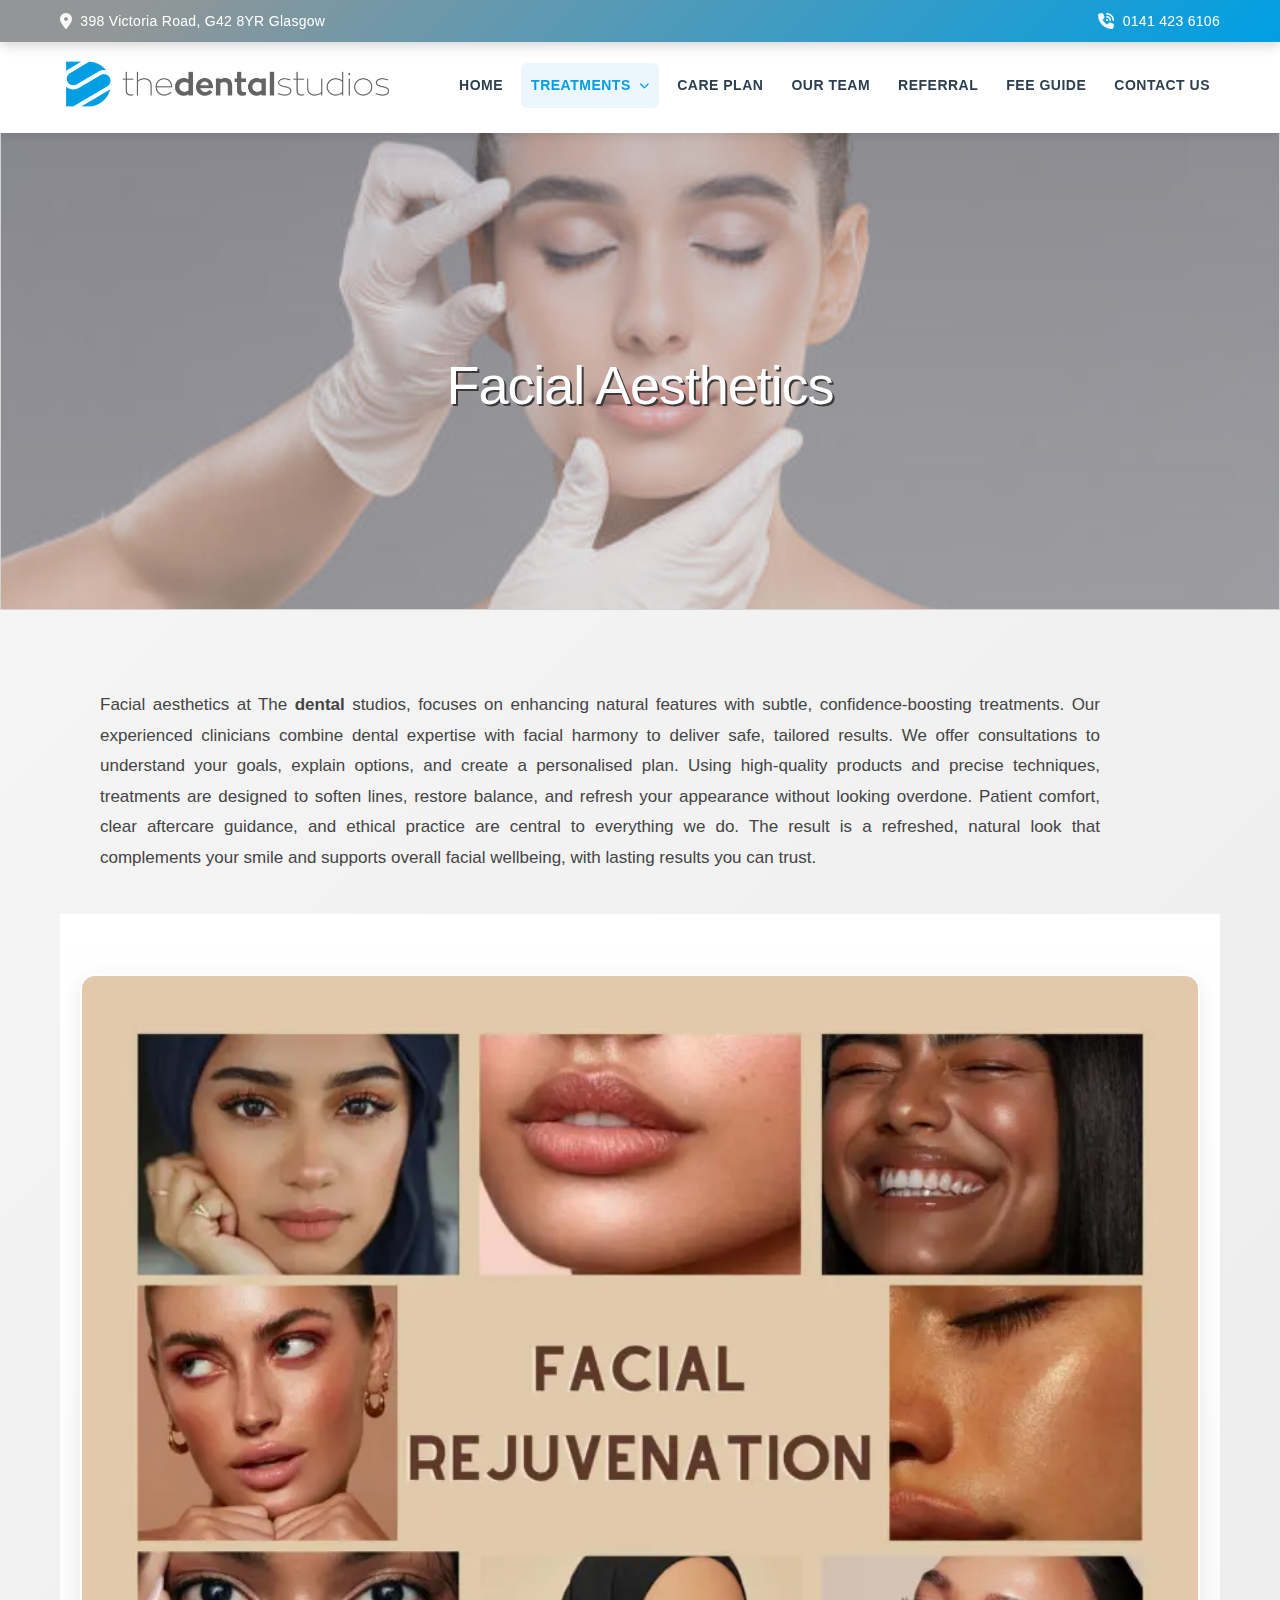
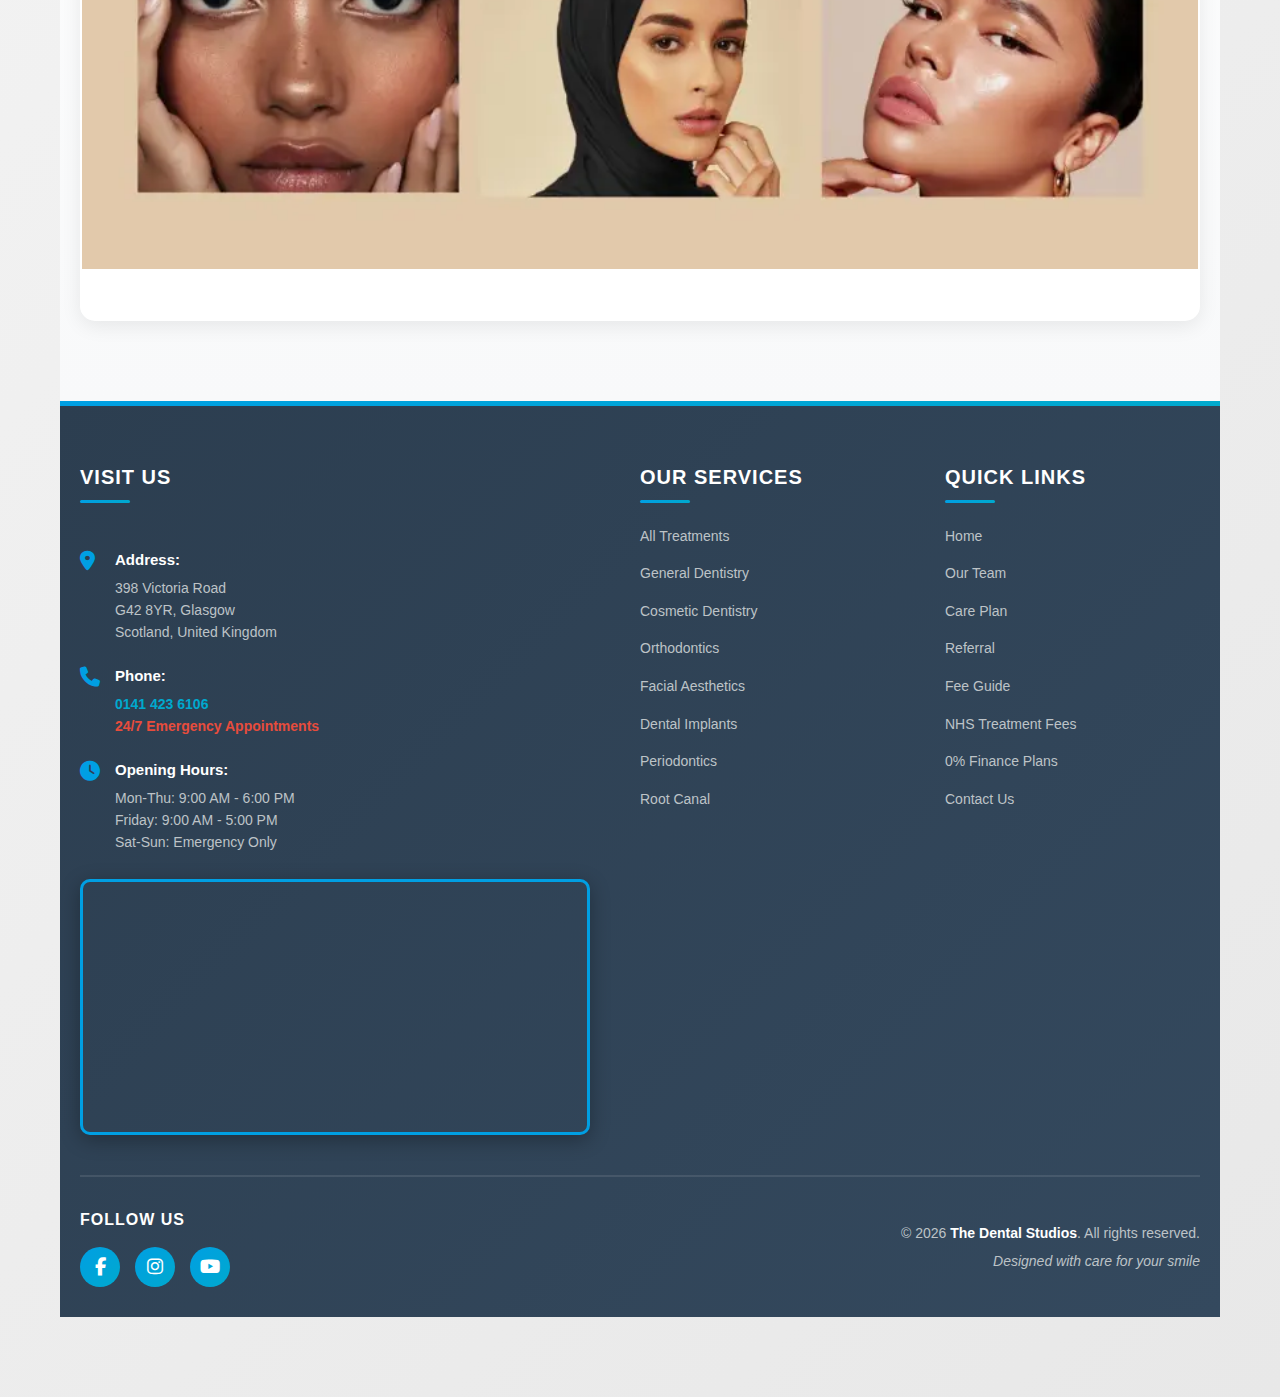
<file: facialaesthetics.html>
<!DOCTYPE html>
<html lang="en">
<head>
    <base href="./">  <!-- ✅ ADDED - matches index.html -->
    <meta charset="UTF-8">
    <meta name="viewport" content="width=device-width, initial-scale=1.0">
    <title>FACIAL AESTHETICS - The Dental Studios</title>
    <link rel="icon" type="image/svg+xml" href="data:image/svg+xml,%3Csvg xmlns='http://www.w3.org/2000/svg' viewBox='0 0 100 100'%3E%3Ccircle cx='50' cy='50' r='45' fill='%2300A9CE'/%3E%3Ctext x='50' y='70' font-size='60' font-weight='bold' fill='white' text-anchor='middle' font-family='Arial'%3ETD%3C/text%3E%3C/svg%3E">
    <link rel="stylesheet" href="./styles/styles.css">
    <link rel="stylesheet" href="https://cdnjs.cloudflare.com/ajax/libs/font-awesome/6.4.0/css/all.min.css">
</head>
<!-- REST OF YOUR ourteam.html CONTENT REMAINS SAME -->
<!-- Just make sure script is: <script src="./scripts/components.js"></script> -->

<body>
    <!-- Header Placeholder -->
    <div id="header-placeholder"></div>

    <!-- Hero Section -->
    <section class="hero-facial" id="home">
        <div class="container">
            <div class="hero-content">
                <h1>Facial Aesthetics</h1>
                 
                
            
                
                  
               
        </div>
        
    </section>
    <!-- Services Section -->
    <section class="services-section-team" id="services">
        <div class="container">
            <p>Facial aesthetics at The <b>dental</b> studios, focuses on enhancing natural features with subtle, confidence-boosting treatments. Our experienced clinicians combine dental expertise with facial harmony to deliver safe, tailored results. We offer consultations to understand your goals, explain options, and create a personalised plan. Using high-quality products and precise techniques, treatments are designed to soften lines, restore balance, and refresh your appearance without looking overdone. Patient comfort, clear aftercare guidance, and ethical practice are central to everything we do. The result is a refreshed, natural look that complements your smile and supports overall facial wellbeing, with lasting results you can trust.
            
            <section class="services-section" id="services">
        <div class="container">
           

           
                <!-- Oral Surgery -->
                <div class="service-card">
                    <img src="./images/WhatsApp-Image-2022-05-05-at-10.37.55-AM-1.webp" alt="Oral Surgery" class="service-imagefacial">
                    <div class="service-content">
                       
                        
                        </div>
                        
                       
        </div>
    </section>

    <!-- Footer Placeholder -->
    <div id="footer-placeholder"></div>

    <!-- Load component loader script -->
  <script src="./scripts/register-sw.js"></script>
   <script src="./scripts/components.js"></script>
   <script src="./scripts/mobile-menu.js"></script>
</body>

</html>
</file>
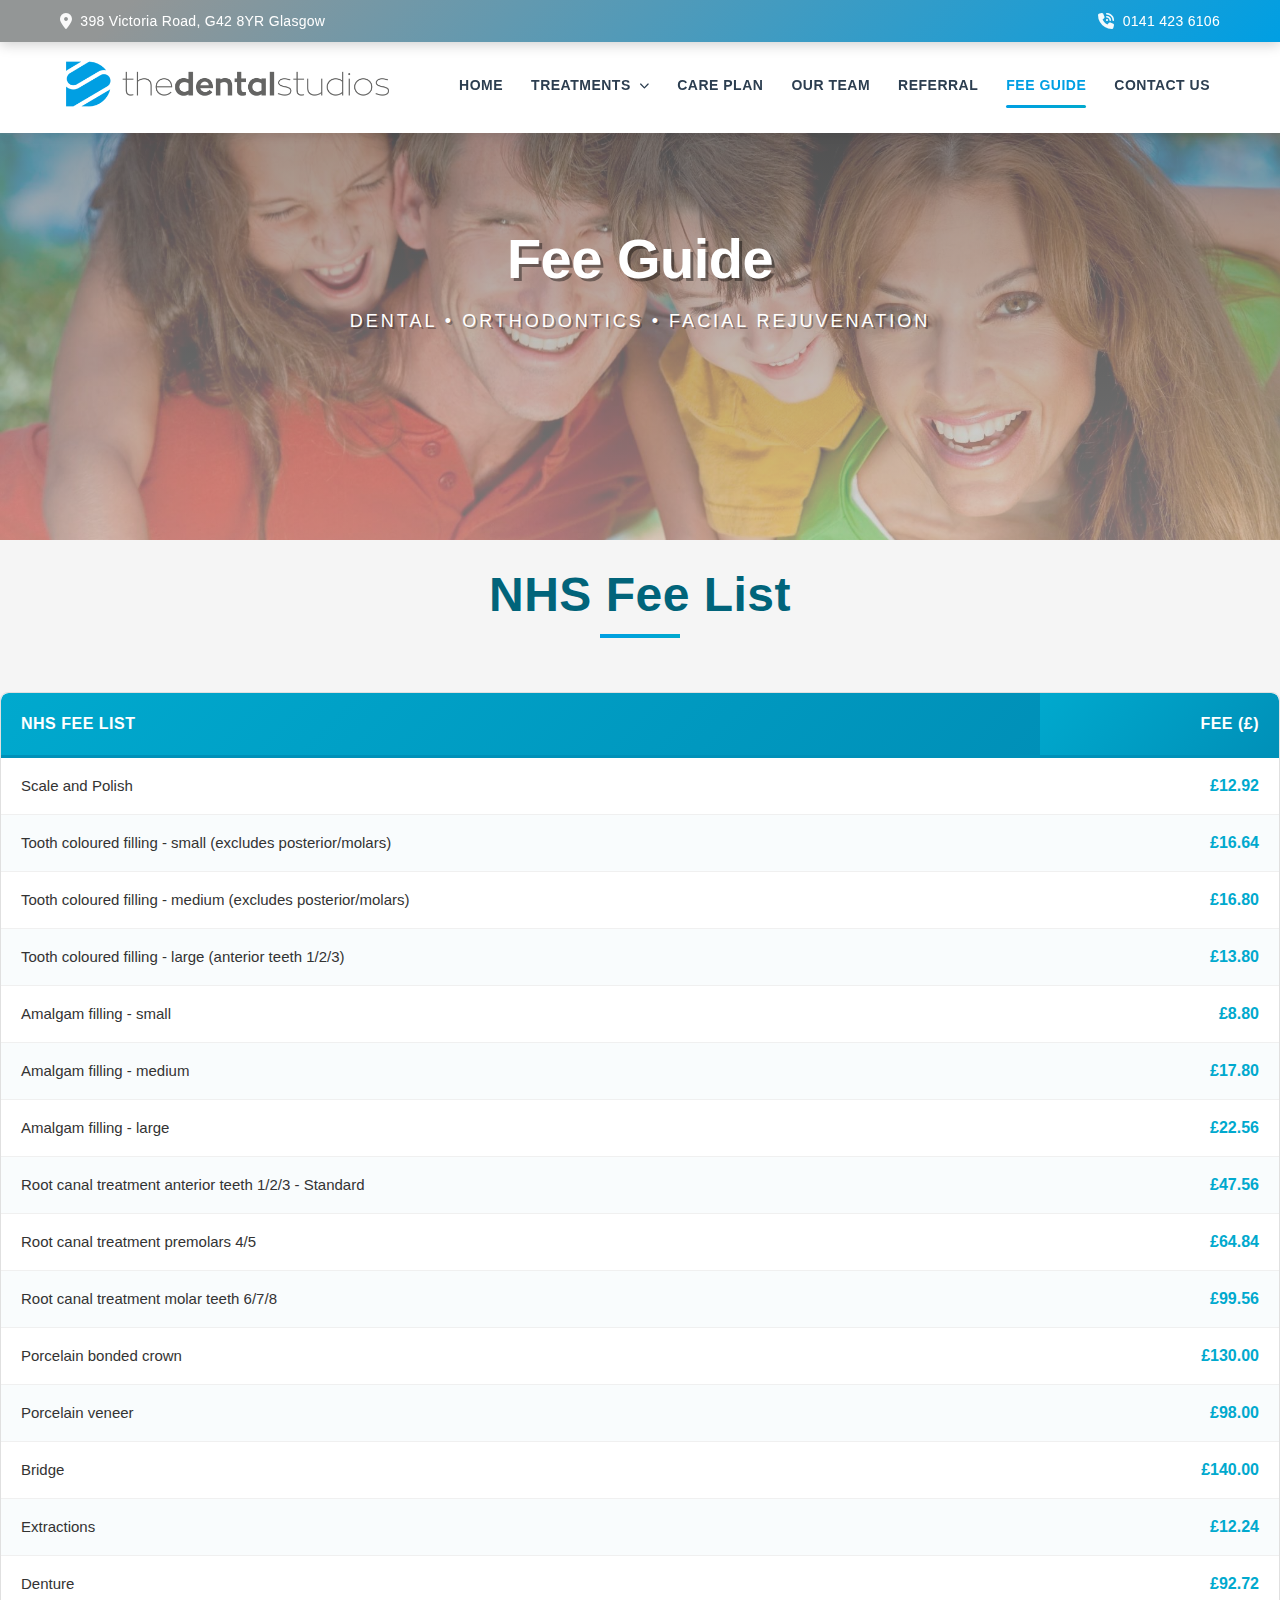
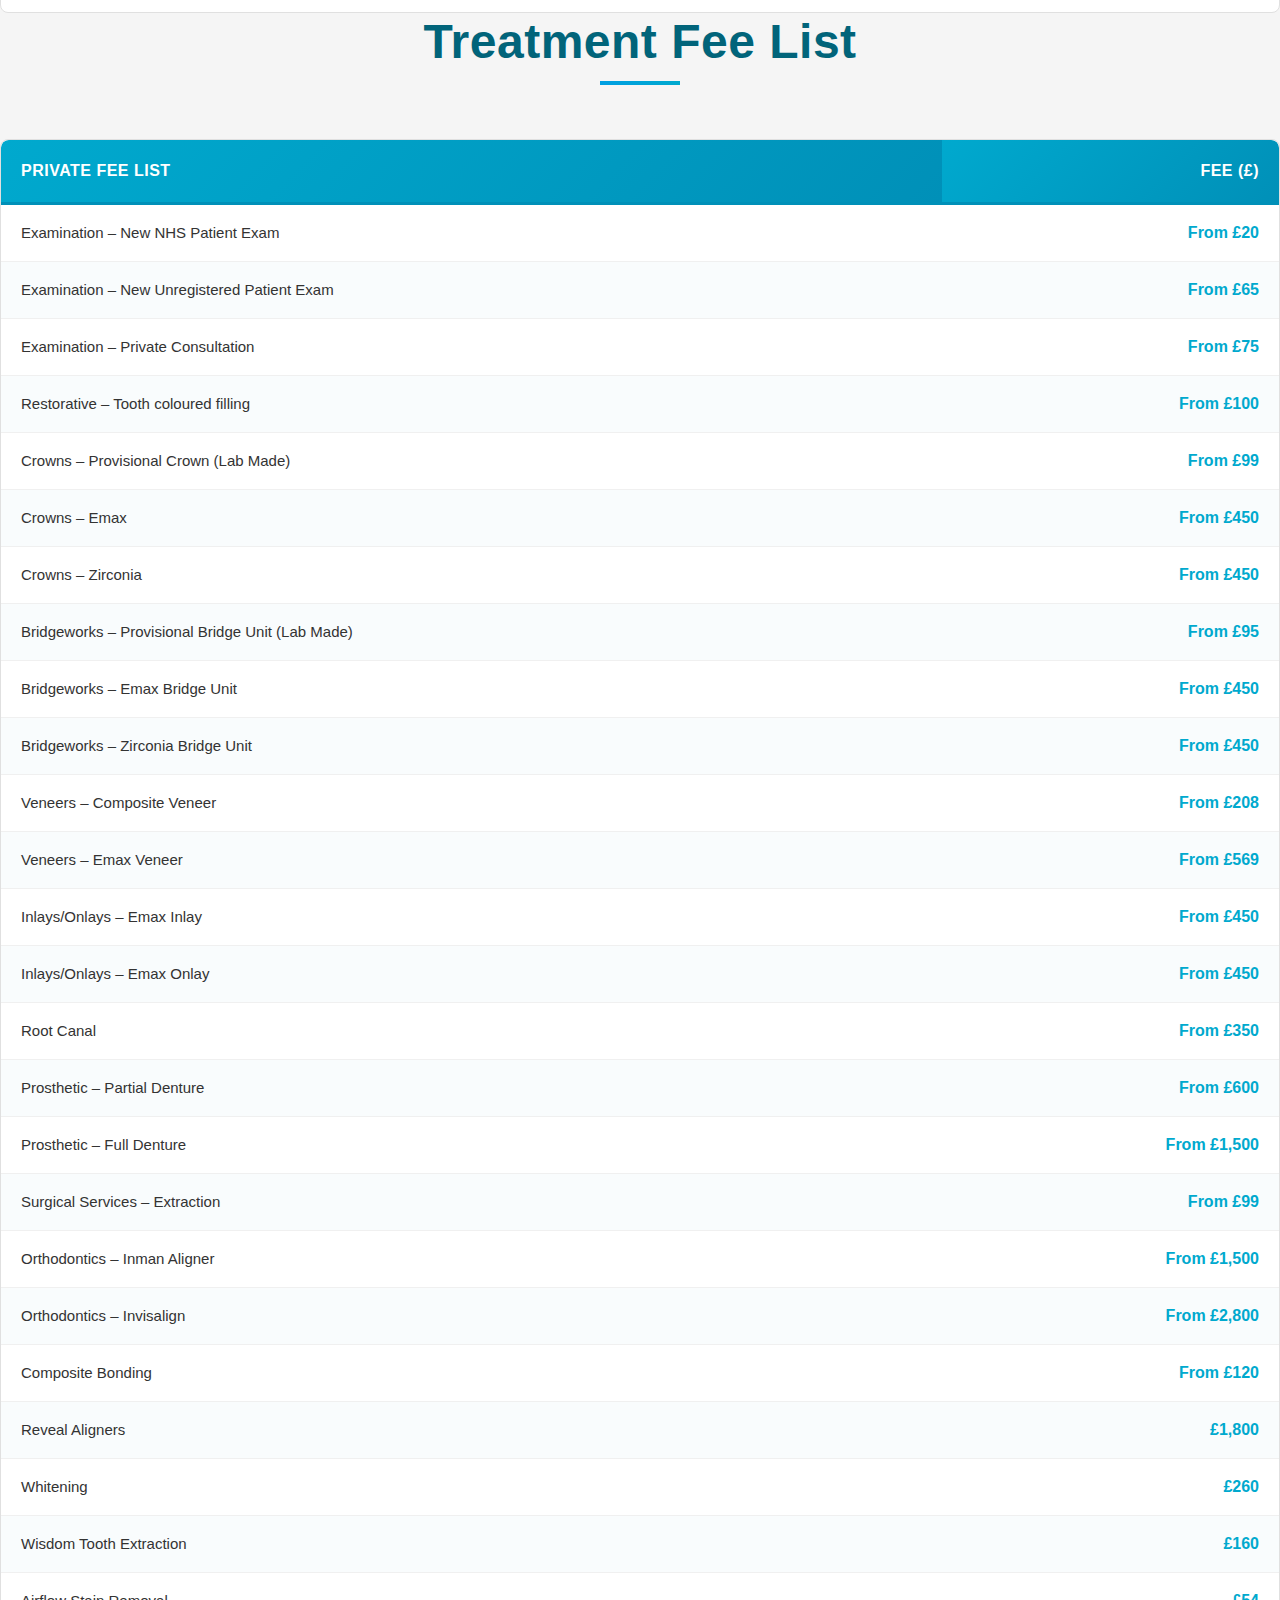
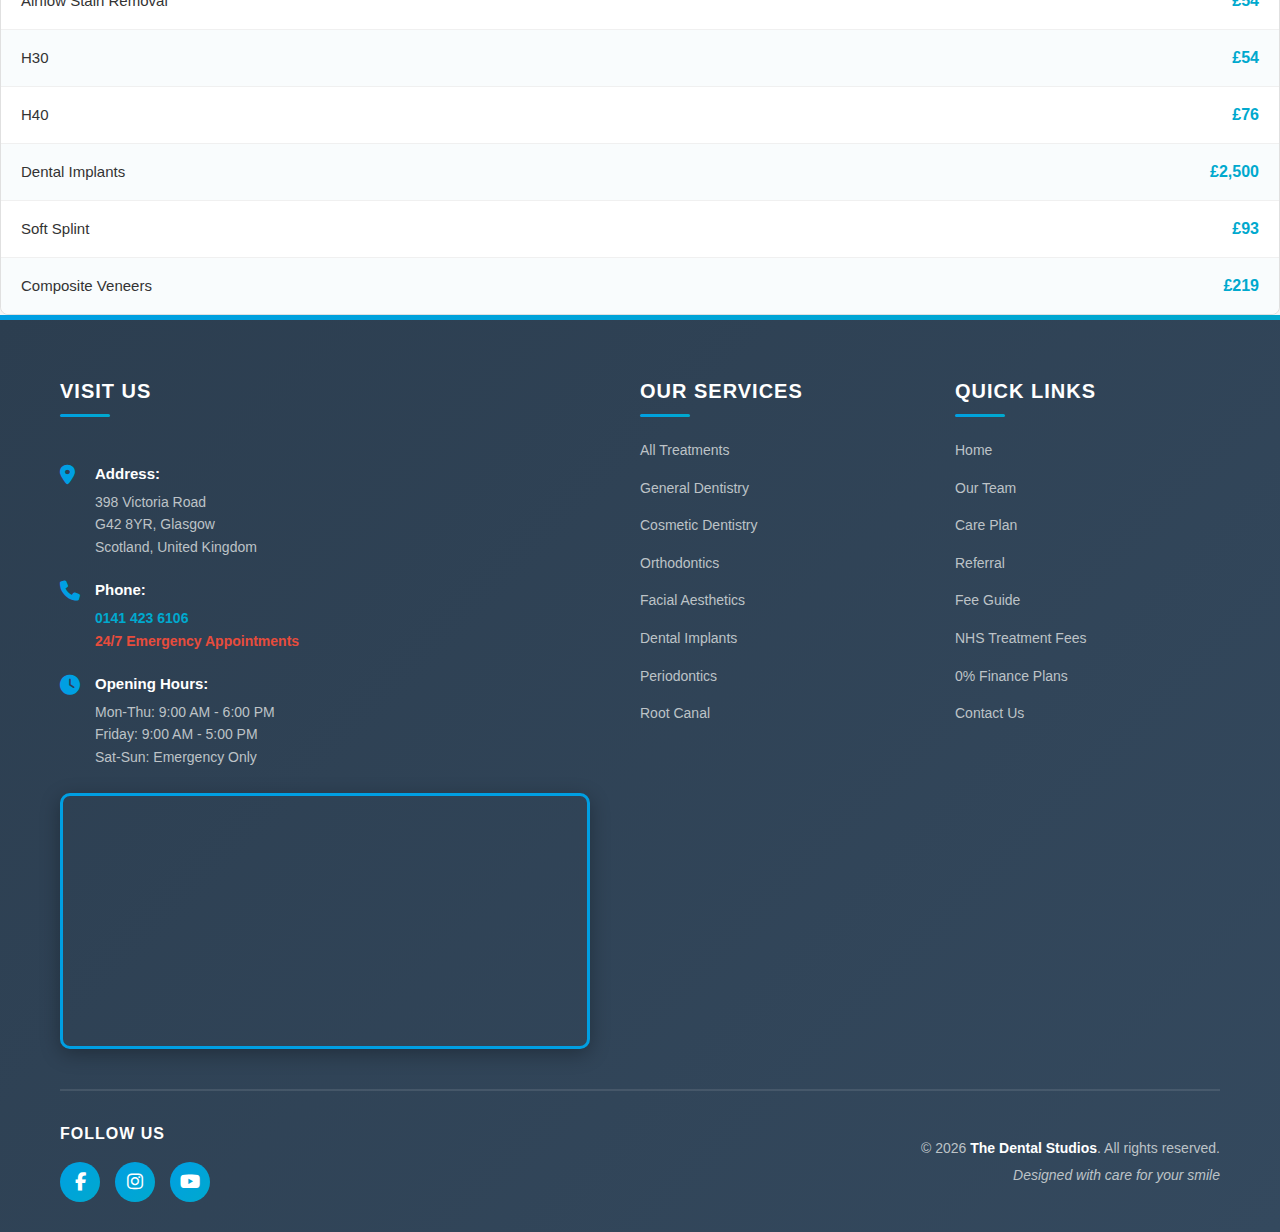
<file: fee.html>
<!DOCTYPE html>
<html lang="en">
<head>
    <base href="./">  <!-- ✅ ADDED - matches index.html -->
    <meta charset="UTF-8">
    <meta name="viewport" content="width=device-width, initial-scale=1.0">
    <title>OUR TEAM - The Dental Studios</title>
    <link rel="icon" type="image/svg+xml" href="data:image/svg+xml,%3Csvg xmlns='http://www.w3.org/2000/svg' viewBox='0 0 100 100'%3E%3Ccircle cx='50' cy='50' r='45' fill='%2300A9CE'/%3E%3Ctext x='50' y='70' font-size='60' font-weight='bold' fill='white' text-anchor='middle' font-family='Arial'%3ETD%3C/text%3E%3C/svg%3E">
    <link rel="stylesheet" href="./styles/styles.css">
    <link rel="stylesheet" href="https://cdnjs.cloudflare.com/ajax/libs/font-awesome/6.4.0/css/all.min.css">
    <link rel="stylesheet" href="./styles/feeguide.css">
</head>
<!-- REST OF YOUR ourteam.html CONTENT REMAINS SAME -->
<!-- Just make sure script is: <script src="./scripts/components.js"></script> -->

<body>
    <!-- Header Placeholder -->
    <div id="header-placeholder"></div>

    <!-- Hero Section -->
    <section class="fee-hero" id="home">
        <div class="container">
            <div class="hero-content">
                <h1>Fee Guide</h1>
                 
                
                <p class="tagline">DENTAL • ORTHODONTICS • FACIAL REJUVENATION</p>
                
                  
                <div class="hero-buttons">
                
            </div>
        </div>
        
    </section>
    <br>
   <div class="welcome-text">
                <h2>NHS Fee List</h2>
   </div>


<table>
  <thead>
    <tr>
      <th>NHS Fee list</th>
      <th>Fee (£)</th>
    </tr>
  </thead>
  <tbody>
    <tr>
      <td>Scale and Polish</td>
      <td>£12.92</td>
    </tr>
    <tr>
      <td>Tooth coloured filling - small (excludes posterior/molars)</td>
      <td>£16.64</td>
    </tr>
    <tr>
      <td>Tooth coloured filling - medium (excludes posterior/molars)</td>
      <td>£16.80</td>
    </tr>
    <tr>
      <td>Tooth coloured filling - large (anterior teeth 1/2/3)</td>
      <td>£13.80</td>
    </tr>
    <tr>
      <td>Amalgam filling - small</td>
      <td>£8.80</td>
    </tr>
    <tr>
      <td>Amalgam filling - medium</td>
      <td>£17.80</td>
    </tr>
    <tr>
      <td>Amalgam filling - large</td>
      <td>£22.56</td>
    </tr>
    <tr>
      <td>Root canal treatment anterior teeth 1/2/3 - Standard</td>
      <td>£47.56</td>
    </tr>
    <tr>
      <td>Root canal treatment premolars 4/5</td>
      <td>£64.84</td>
    </tr>
    <tr>
      <td>Root canal treatment molar teeth 6/7/8</td>
      <td>£99.56</td>
    </tr>
    <tr>
      <td>Porcelain bonded crown</td>
      <td>£130.00</td>
    </tr>
    <tr>
      <td>Porcelain veneer</td>
      <td>£98.00</td>
    </tr>
    <tr>
      <td>Bridge</td>
      <td>£140.00</td>
    </tr>
    <tr>
      <td>Extractions</td>
      <td>£12.24</td>
    </tr>
    <tr>
      <td>Denture</td>
      <td>£92.72</td>
    </tr>
  </tbody>
</table>
<div class="welcome-text">
                <h2>Treatment Fee List</h2>
   </div>
<table>
  <thead>
    <tr>
      <th>Private Fee List</th>
      <th>Fee (£)</th>
    </tr>
  </thead>
  <tbody>
    <tr><td>Examination – New NHS Patient Exam</td><td>From £20</td></tr>
    <tr><td>Examination – New Unregistered Patient Exam</td><td>From £65</td></tr>
    <tr><td>Examination – Private Consultation</td><td>From £75</td></tr>
    <tr><td>Restorative – Tooth coloured filling</td><td>From £100</td></tr>
    <tr><td>Crowns – Provisional Crown (Lab Made)</td><td>From £99</td></tr>
    <tr><td>Crowns – Emax</td><td>From £450</td></tr>
    <tr><td>Crowns – Zirconia</td><td>From £450</td></tr>
    <tr><td>Bridgeworks – Provisional Bridge Unit (Lab Made)</td><td>From £95</td></tr>
    <tr><td>Bridgeworks – Emax Bridge Unit</td><td>From £450</td></tr>
    <tr><td>Bridgeworks – Zirconia Bridge Unit</td><td>From £450</td></tr>
    <tr><td>Veneers – Composite Veneer</td><td>From £208</td></tr>
    <tr><td>Veneers – Emax Veneer</td><td>From £569</td></tr>
    <tr><td>Inlays/Onlays – Emax Inlay</td><td>From £450</td></tr>
    <tr><td>Inlays/Onlays – Emax Onlay</td><td>From £450</td></tr>
    <tr><td>Root Canal</td><td>From £350</td></tr>
    <tr><td>Prosthetic – Partial Denture</td><td>From £600</td></tr>
    <tr><td>Prosthetic – Full Denture</td><td>From £1,500</td></tr>
    <tr><td>Surgical Services – Extraction</td><td>From £99</td></tr>
    <tr><td>Orthodontics – Inman Aligner</td><td>From £1,500</td></tr>
    <tr><td>Orthodontics – Invisalign</td><td>From £2,800</td></tr>
    <tr><td>Composite Bonding</td><td>From £120</td></tr>
    <tr><td>Reveal Aligners</td><td>£1,800</td></tr>
    <tr><td>Whitening</td><td>£260</td></tr>
    <tr><td>Wisdom Tooth Extraction</td><td>£160</td></tr>
    <tr><td>Airflow Stain Removal</td><td>£54</td></tr>
    <tr><td>H30</td><td>£54</td></tr>
    <tr><td>H40</td><td>£76</td></tr>
    <tr><td>Dental Implants</td><td>£2,500</td></tr>
    <tr><td>Soft Splint</td><td>£93</td></tr>
    <tr><td>Composite Veneers</td><td>£219</td></tr>
  </tbody>
</table>

<!-- ===== FOOTER ===== -->
    <!-- Footer Placeholder -->
    <div id="footer-placeholder"></div>

    <!-- Load component loader script -->
    <script src="./scripts/components.js"></script>
</body>

</html>
</file>
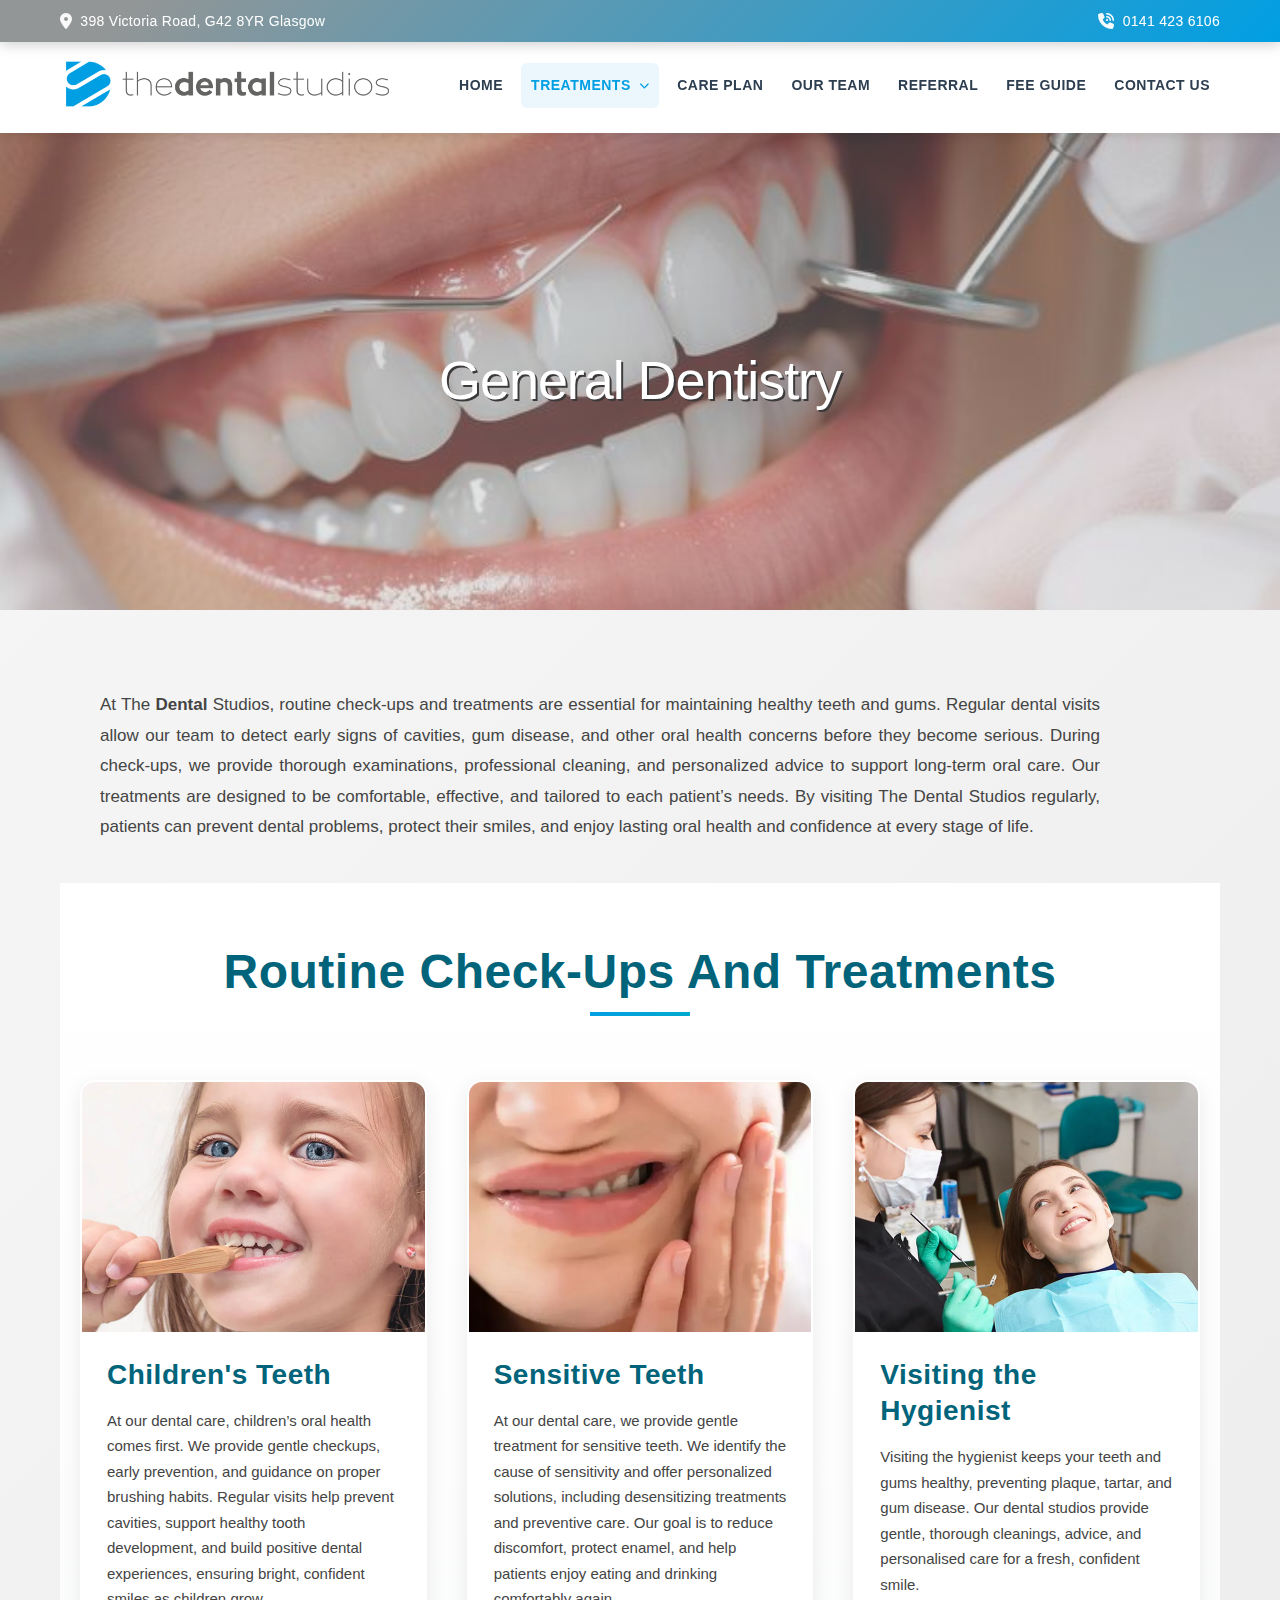
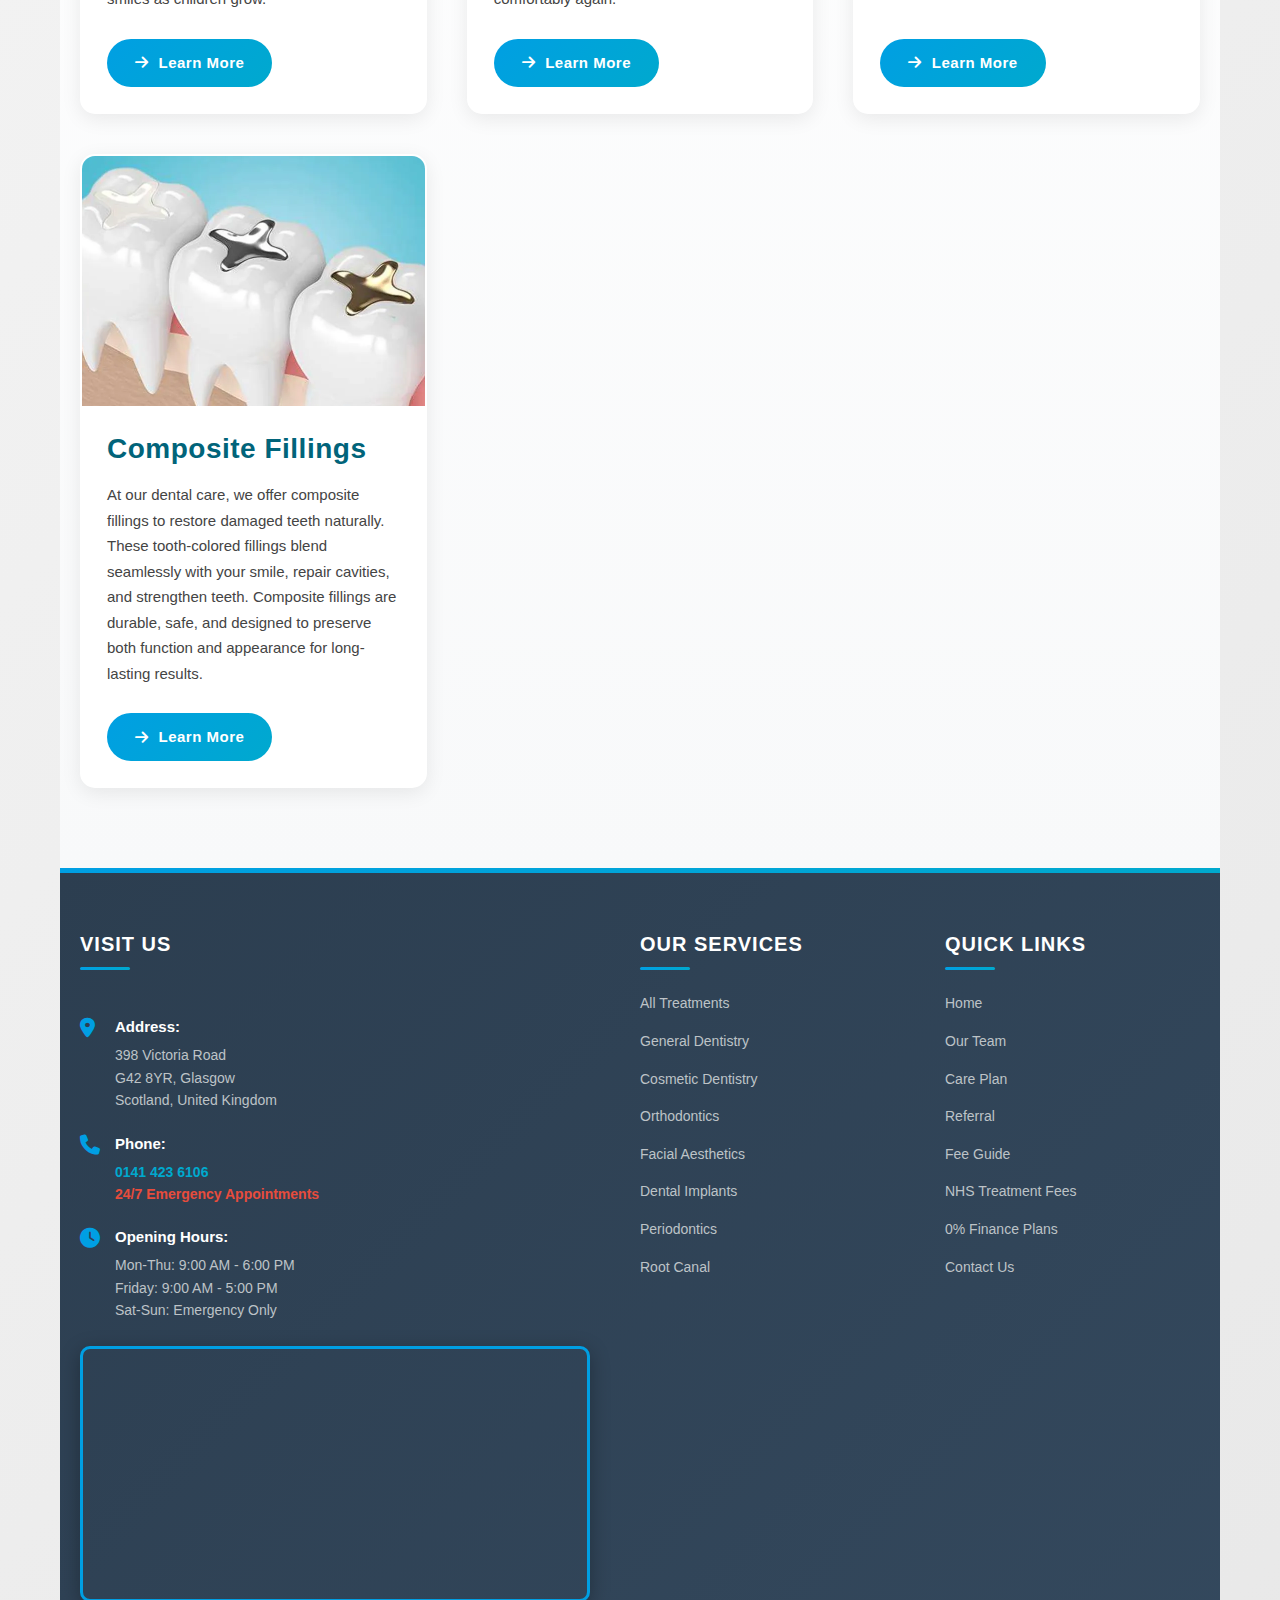
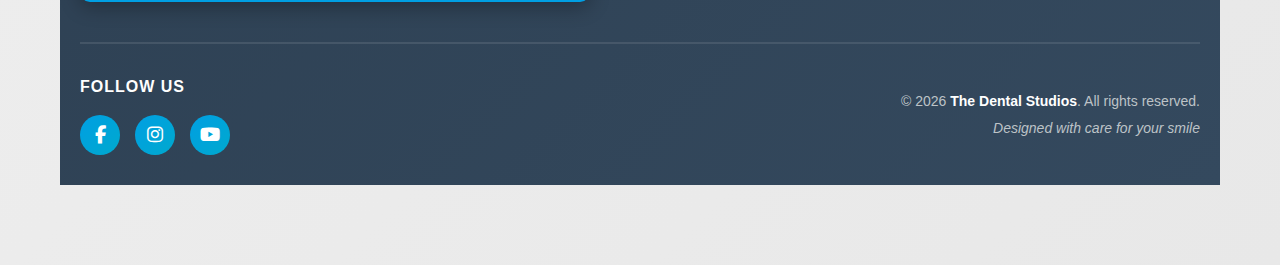
<file: generaldentistry.html>
<!DOCTYPE html>
<html lang="en">
<head>
    <base href="./">  <!-- ✅ ADDED - matches index.html -->
    <meta charset="UTF-8">
    <meta name="viewport" content="width=device-width, initial-scale=1.0">
    <title>GENERAL DENTISTRY - The Dental Studios</title>
    <link rel="icon" type="image/svg+xml" href="data:image/svg+xml,%3Csvg xmlns='http://www.w3.org/2000/svg' viewBox='0 0 100 100'%3E%3Ccircle cx='50' cy='50' r='45' fill='%2300A9CE'/%3E%3Ctext x='50' y='70' font-size='60' font-weight='bold' fill='white' text-anchor='middle' font-family='Arial'%3ETD%3C/text%3E%3C/svg%3E">
    <link rel="stylesheet" href="./styles/styles.css">
    <link rel="stylesheet" href="https://cdnjs.cloudflare.com/ajax/libs/font-awesome/6.4.0/css/all.min.css">
</head>
<!-- REST OF YOUR ourteam.html CONTENT REMAINS SAME -->
<!-- Just make sure script is: <script src="./scripts/components.js"></script> -->

<body>
    <!-- Header Placeholder -->
    <div id="header-placeholder"></div>

    <!-- Hero Section -->
    <section class="hero-treatments" id="home">
        <div class="container">
            <div class="hero-content">
                <h1>General Dentistry</h1>
                 
                
            
                
                  
                <div class="hero-buttons">
                
            </div>
        </div>
        
    </section>
    <!-- Services Section -->
    <section class="services-section-team" id="services">
        <div class="container">
            <p>At The <b>Dental</b> Studios, routine check-ups and treatments are essential for maintaining healthy teeth and gums. Regular dental visits allow our team to detect early signs of cavities, gum disease, and other oral health concerns before they become serious. During check-ups, we provide thorough examinations, professional cleaning, and personalized advice to support long-term oral care. Our treatments are designed to be comfortable, effective, and tailored to each patient’s needs. By visiting The Dental Studios regularly, patients can prevent dental problems, protect their smiles, and enjoy lasting oral health and confidence at every stage of life.</p>
            
           
            
            <section class="services-section" id="services">
        <div class="container">
            <h2 class="section-title">Routine Check-ups and Treatments</h2>

            
            <div class="services-grid">
                <!-- Oral Surgery -->
                <div class="service-card">
                    <img src="./images/Childrens-Teeth.webp" alt="Oral Surgery" class="service-image">
                    <div class="service-content">
                        <h3>Children's Teeth</h3>
                        
                        <div class="service-text-container">
                            <div class="service-text">
                                <p>At our dental care, children’s oral health comes first. We provide gentle checkups, early prevention, and guidance on proper brushing habits. Regular visits help prevent cavities, support healthy tooth development, and build positive dental experiences, ensuring bright, confident smiles as children grow.</p>
                            </div>
                        </div>
                        
                        <a href="contact-us.html" class="btn">
                            <i class="fas fa-arrow-right"></i> Learn More
                        </a>
                    </div>
                </div>

               
                <div class="service-card">
                    <img src="./images/Sensitive-Teeth.webp" alt="Clear Aligners" class="service-image">
                    <div class="service-content">
                        <h3>Sensitive Teeth</h3>
                        
                        <div class="service-text-container">
                            <div class="service-text">
                                
                                <p>At our dental care, we provide gentle treatment for sensitive teeth. We identify the cause of sensitivity and offer personalized solutions, including desensitizing treatments and preventive care. Our goal is to reduce discomfort, protect enamel, and help patients enjoy eating and drinking comfortably again.</p>
                            </div>
                        </div>
                        
                        <a href="contact-us.html" class="btn">
                            <i class="fas fa-arrow-right"></i> Learn More
                        </a>
                    </div>
                </div>

                <div class="service-card">
                    <img src="./images/Visiting-The-Hygienist.webp" alt="Clear Aligners" class="service-image">
                    <div class="service-content">
                        <h3>Visiting the Hygienist</h3>
                        
                        <div class="service-text-container">
                            <div class="service-text">
                                
                                <p>Visiting the hygienist keeps your teeth and gums healthy, preventing plaque, tartar, and gum disease. Our dental studios provide gentle, thorough cleanings, advice, and personalised care for a fresh, confident smile.</p>
                            </div>
                        </div>
                        
                        <a href="contact-us.html" class="btn">
                            <i class="fas fa-arrow-right"></i> Learn More
                        </a>
                    </div>
                </div>

                <!-- Sedation -->
                <div class="service-card">
                    <img src="./images/Composite-Fillings.webp" alt="Sedation" class="service-image">
                    <div class="service-content">
                        <h3>Composite Fillings</h3>
                        
                        <div class="service-text-container ">
                            <div class="service-text">
                                
                                <p>At our dental care, we offer composite fillings to restore damaged teeth naturally. These tooth-colored fillings blend seamlessly with your smile, repair cavities, and strengthen teeth. Composite fillings are durable, safe, and designed to preserve both function and appearance for long-lasting results.</p>
                            </div>
                        </div>
                        
                        <a href="contact-us.html" class="btn">
                            <i class="fas fa-arrow-right"></i> Learn More
                        </a>
                    </div>
                </div>

            </section>
    <!-- Footer Placeholder -->
    <div id="footer-placeholder"></div>

    <!-- Load component loader script -->
  <script src="./scripts/register-sw.js"></script>
   <script src="./scripts/components.js"></script>
   <script src="./scripts/mobile-menu.js"></script>
</body>

</html>
</file>
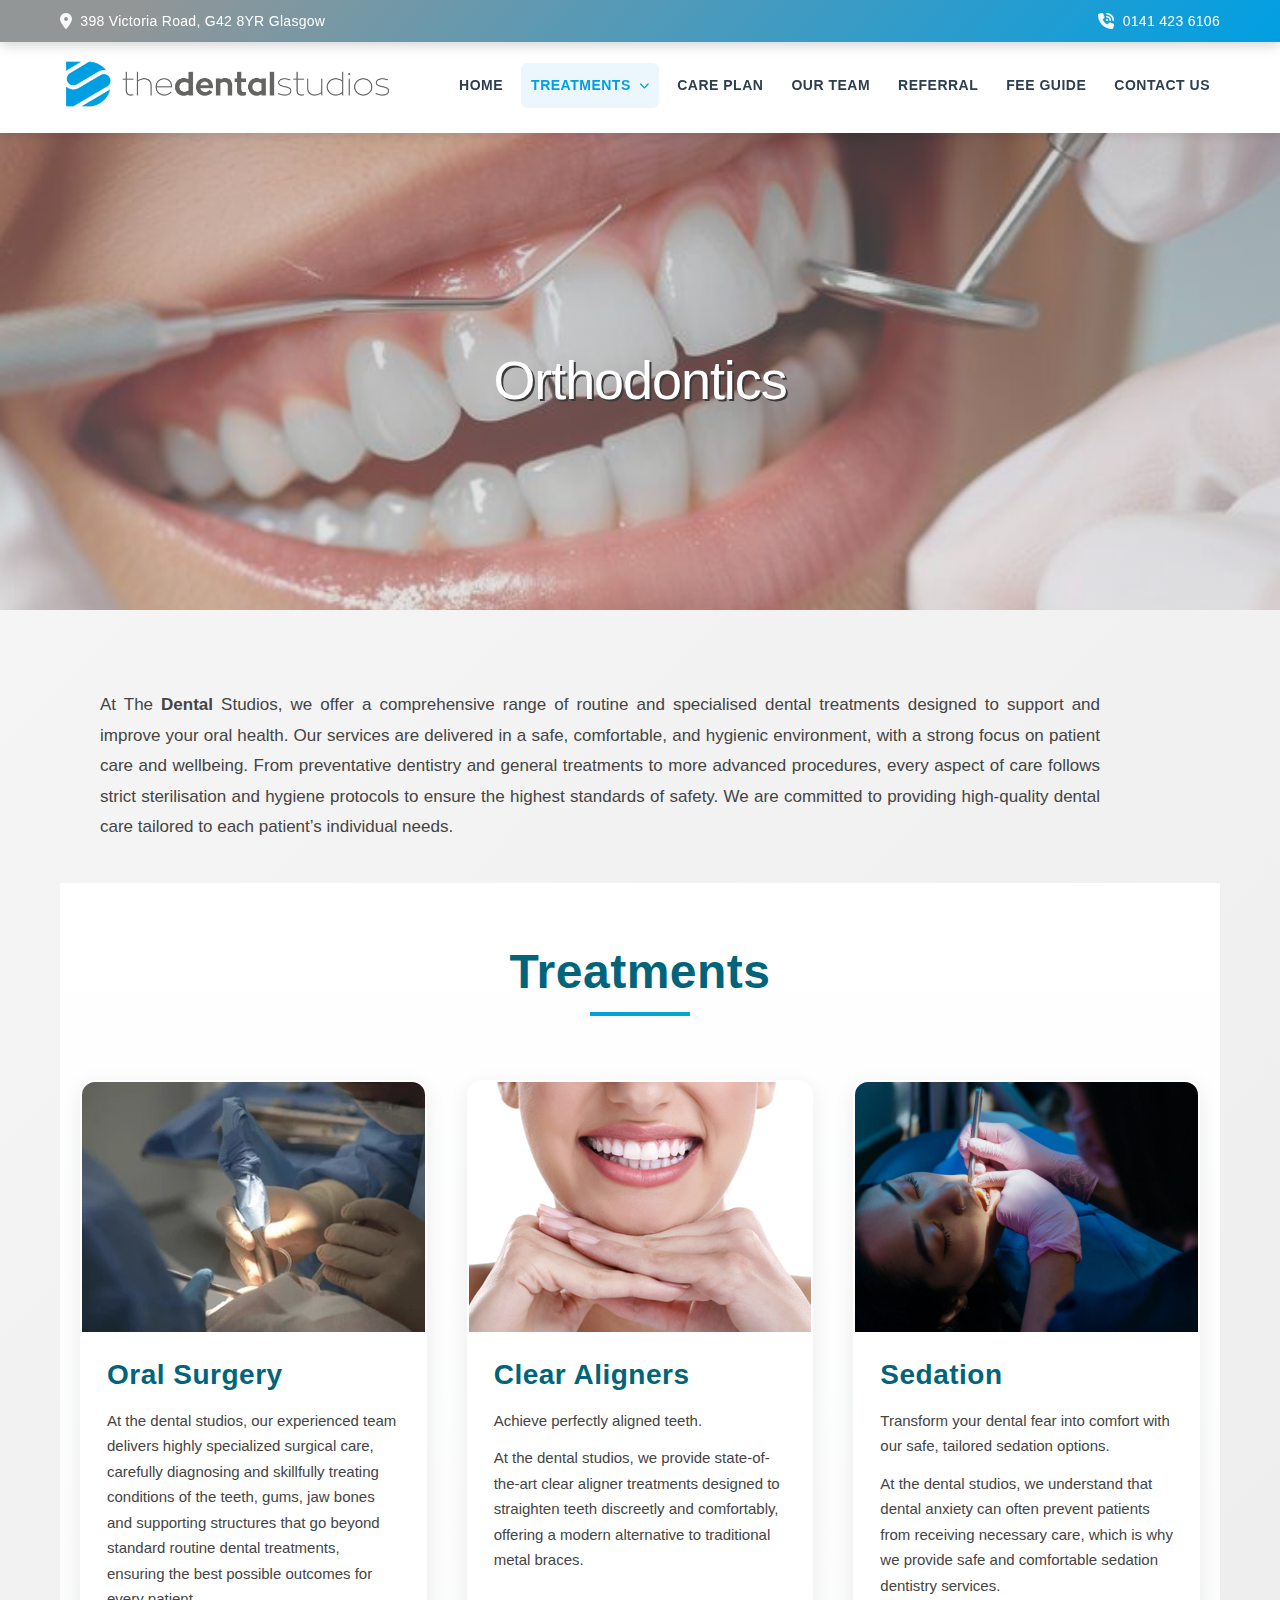
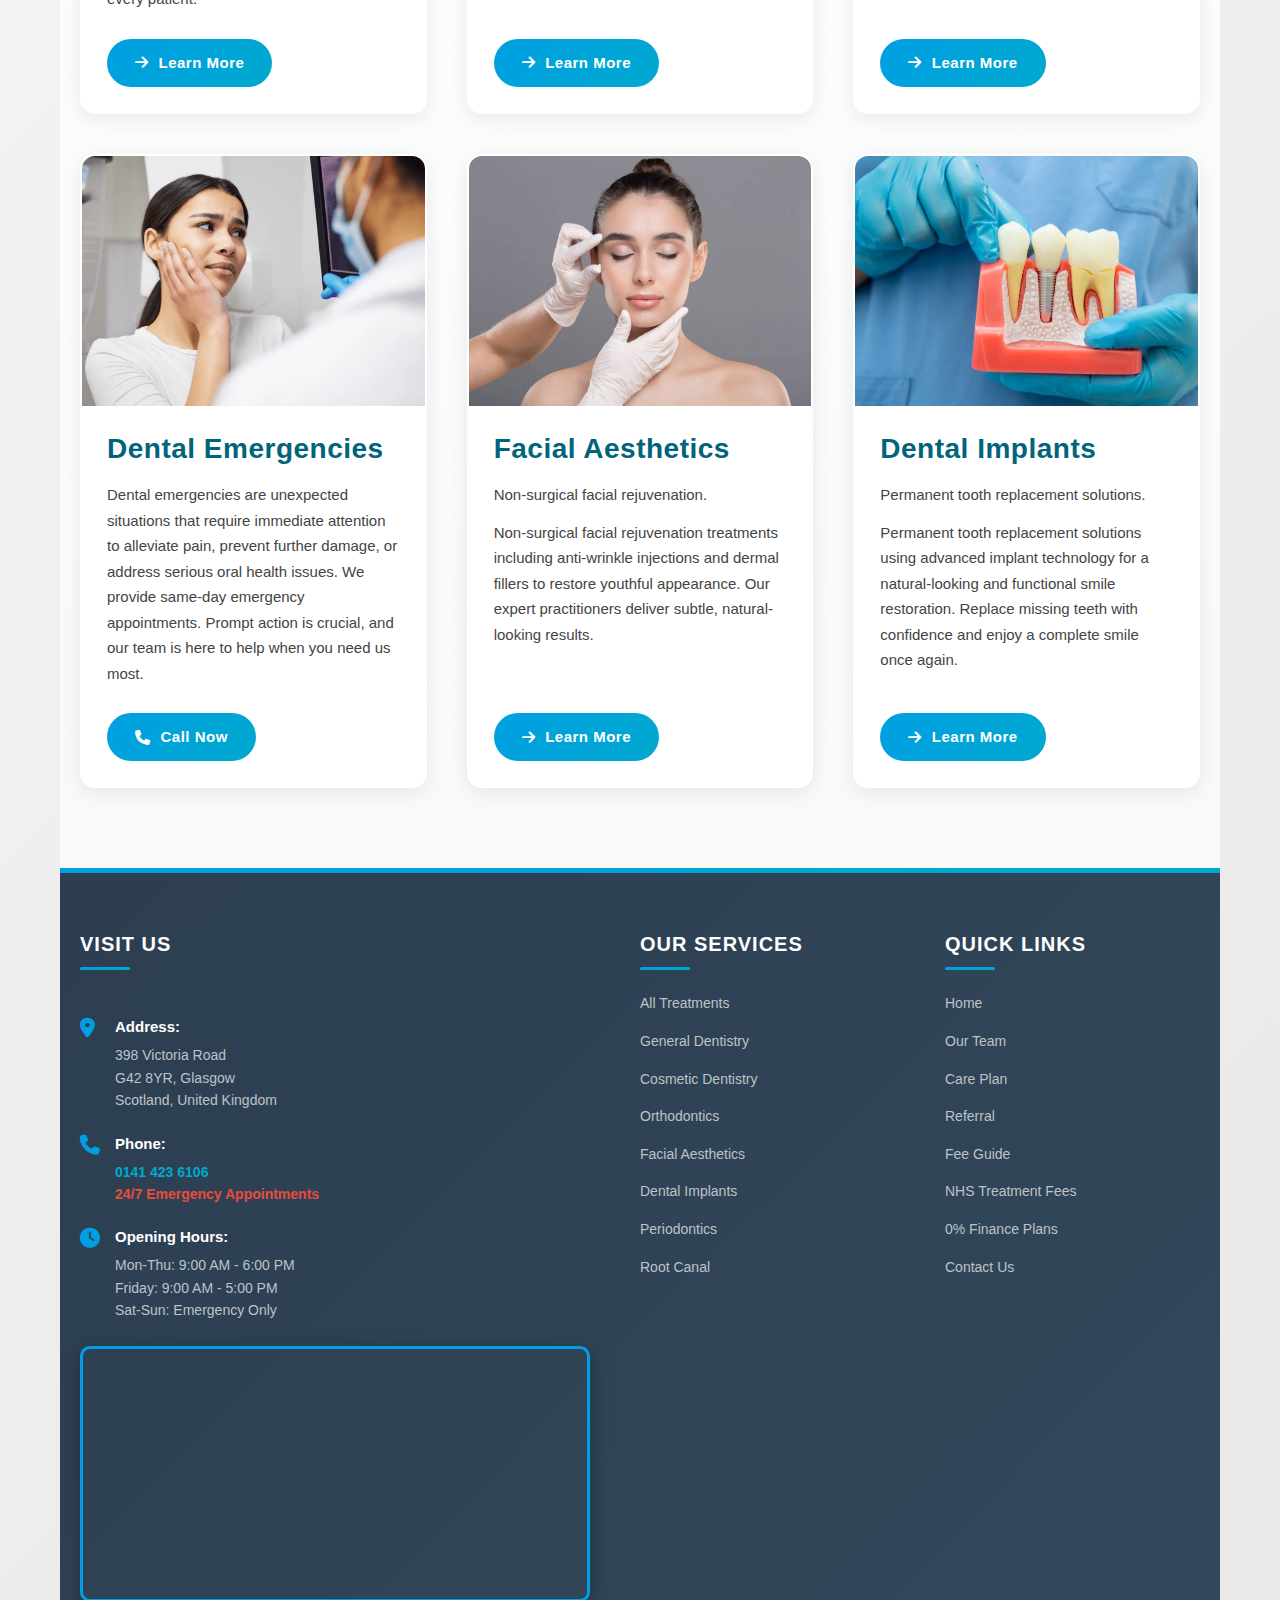
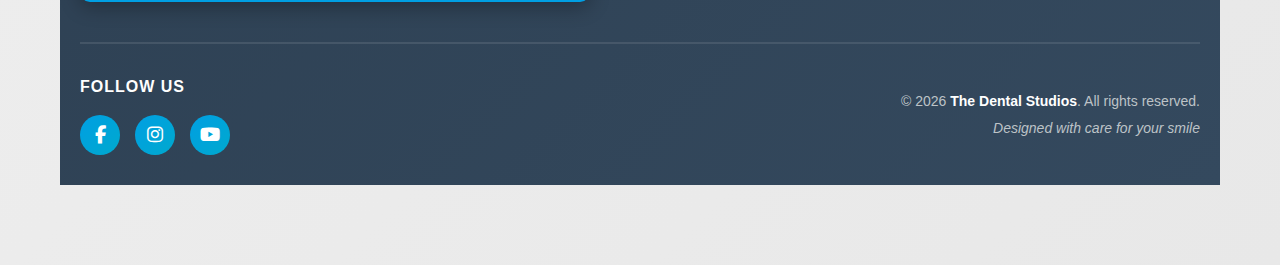
<file: orthodontics.html>
<!DOCTYPE html>
<html lang="en">
<head>
    <base href="./">  <!-- ✅ ADDED - matches index.html -->
    <meta charset="UTF-8">
    <meta name="viewport" content="width=device-width, initial-scale=1.0">
    <title>ORTHODONTICS - The Dental Studios</title>
    <link rel="icon" type="image/svg+xml" href="data:image/svg+xml,%3Csvg xmlns='http://www.w3.org/2000/svg' viewBox='0 0 100 100'%3E%3Ccircle cx='50' cy='50' r='45' fill='%2300A9CE'/%3E%3Ctext x='50' y='70' font-size='60' font-weight='bold' fill='white' text-anchor='middle' font-family='Arial'%3ETD%3C/text%3E%3C/svg%3E">
    <link rel="stylesheet" href="./styles/styles.css">
    <link rel="stylesheet" href="https://cdnjs.cloudflare.com/ajax/libs/font-awesome/6.4.0/css/all.min.css">
</head>
<!-- REST OF YOUR ourteam.html CONTENT REMAINS SAME -->
<!-- Just make sure script is: <script src="./scripts/components.js"></script> -->

<body>
    <!-- Header Placeholder -->
    <div id="header-placeholder"></div>

    <!-- Hero Section -->
    <section class="hero-treatments" id="home">
        <div class="container">
            <div class="hero-content">
                <h1>Orthodontics</h1>
                 
                
            
                
                  
                <div class="hero-buttons">
                
            </div>
        </div>
        
    </section>
    <!-- Services Section -->
    <section class="services-section-team" id="services">
        <div class="container">
            <p>At The <b>Dental</b> Studios, we offer a comprehensive range of routine and specialised dental treatments designed to support and improve your oral health. Our services are delivered in a safe, comfortable, and hygienic environment, with a strong focus on patient care and wellbeing. From preventative dentistry and general treatments to more advanced procedures, every aspect of care follows strict sterilisation and hygiene protocols to ensure the highest standards of safety. We are committed to providing high-quality dental care tailored to each patient’s individual needs. </p>
            
           
            
            <section class="services-section" id="services">
        <div class="container">
            <h2 class="section-title">Treatments</h2>

            <div class="services-grid">
                <!-- Oral Surgery -->
                <div class="service-card">
                    <img src="./images/oralsurgery.jpg" alt="Oral Surgery" class="service-image">
                    <div class="service-content">
                        <h3>Oral Surgery</h3>
                        
                        <div class="service-text-container">
                            <div class="service-text">
                                <p>At the dental studios, our experienced team delivers highly specialized surgical care, carefully diagnosing and skillfully treating conditions of the teeth, gums, jaw bones and supporting structures that go beyond standard routine dental treatments, ensuring the best possible outcomes for every patient.</p>
                            </div>
                        </div>
                        
                        <a href="contact-us.html" class="btn">
                            <i class="fas fa-arrow-right"></i> Learn More
                        </a>
                    </div>
                </div>

                <!-- Clear Aligners -->
                <div class="service-card">
                    <img src="./images/beautiful smile.png" alt="Clear Aligners" class="service-image">
                    <div class="service-content">
                        <h3>Clear Aligners</h3>
                        
                        <div class="service-text-container">
                            <div class="service-text">
                                <p>Achieve perfectly aligned teeth.</p>
                                <p>At the dental studios, we provide state-of-the-art clear aligner treatments designed to straighten teeth discreetly and comfortably, offering a modern alternative to traditional metal braces.</p>
                            </div>
                        </div>
                        
                        <a href="contact-us.html" class="btn">
                            <i class="fas fa-arrow-right"></i> Learn More
                        </a>
                    </div>
                </div>

                <!-- Sedation -->
                <div class="service-card">
                    <img src="./images/sedation1.jpg" alt="Sedation" class="service-image">
                    <div class="service-content">
                        <h3>Sedation</h3>
                        
                        <div class="service-text-container ">
                            <div class="service-text">
                                <p>Transform your dental fear into comfort with our safe, tailored sedation options.</p>
                                <p>At the dental studios, we understand that dental anxiety can often prevent patients from receiving necessary care, which is why we provide safe and comfortable sedation dentistry services.</p>
                            </div>
                        </div>
                        
                        <a href="contact-us.html" class="btn">
                            <i class="fas fa-arrow-right"></i> Learn More
                        </a>
                    </div>
                </div>

                <!-- Dental Emergencies -->
                <div class="service-card">
                    <img src="./images/emergency1.jpg" alt="Dental Emergencies" class="service-image">
                    <div class="service-content">
                        <h3>Dental Emergencies</h3>
                        
                        <div class="service-text-container ">
                            <div class="service-text">                                
                                <p>Dental emergencies are unexpected situations that require immediate attention to alleviate pain, prevent further damage, or address serious oral health issues. We provide same-day emergency appointments. Prompt action is crucial, and our team is here to help when you need us most.</p>
                            </div>
                        </div>
                        
                        <a href="tel:01414236106" class="btn">
                            <i class="fas fa-phone"></i> Call Now
                        </a>
                    </div>
                </div>

                <!-- Facial Aesthetics -->
                <div class="service-card">
                    <img src="./images/facial.jpg" alt="Facial Aesthetics" class="service-image">
                    <div class="service-content">
                        <h3>Facial Aesthetics</h3>
                        
                        <div class="service-text-container ">
                            <div class="service-text">
                                <p>Non-surgical facial rejuvenation.</p>
                                <p>Non-surgical facial rejuvenation treatments including anti-wrinkle injections and dermal fillers to restore youthful appearance. Our expert practitioners deliver subtle, natural-looking results.</p>
                            </div>
                        </div>
                        
                        <a href="contact-us.html" class="btn">
                            <i class="fas fa-arrow-right"></i> Learn More
                        </a>
                    </div>
                </div>

                <!-- Dental Implants -->
                <div class="service-card">
                    <img src="./images/implant1.jpg" alt="Dental Implants" class="service-image">
                    <div class="service-content">
                        <h3>Dental Implants</h3>
                        
                        <div class="service-text-container ">
                            <div class="service-text">
                                <p>Permanent tooth replacement solutions.</p>
                                <p>Permanent tooth replacement solutions using advanced implant technology for a natural-looking and functional smile restoration. Replace missing teeth with confidence and enjoy a complete smile once again.</p>
                            </div>
                        </div>
                        
                        <a href="contact-us.html" class="btn">
                            <i class="fas fa-arrow-right"></i> Learn More
                        </a>
                    </div>
                </div>
            </div>
        </div>
    </section>

    <!-- Footer Placeholder -->
    <div id="footer-placeholder"></div>

    <!-- Load component loader script -->
  <script src="./scripts/register-sw.js"></script>
   <script src="./scripts/components.js"></script>
   <script src="./scripts/mobile-menu.js"></script>
</body>

</html>
</file>
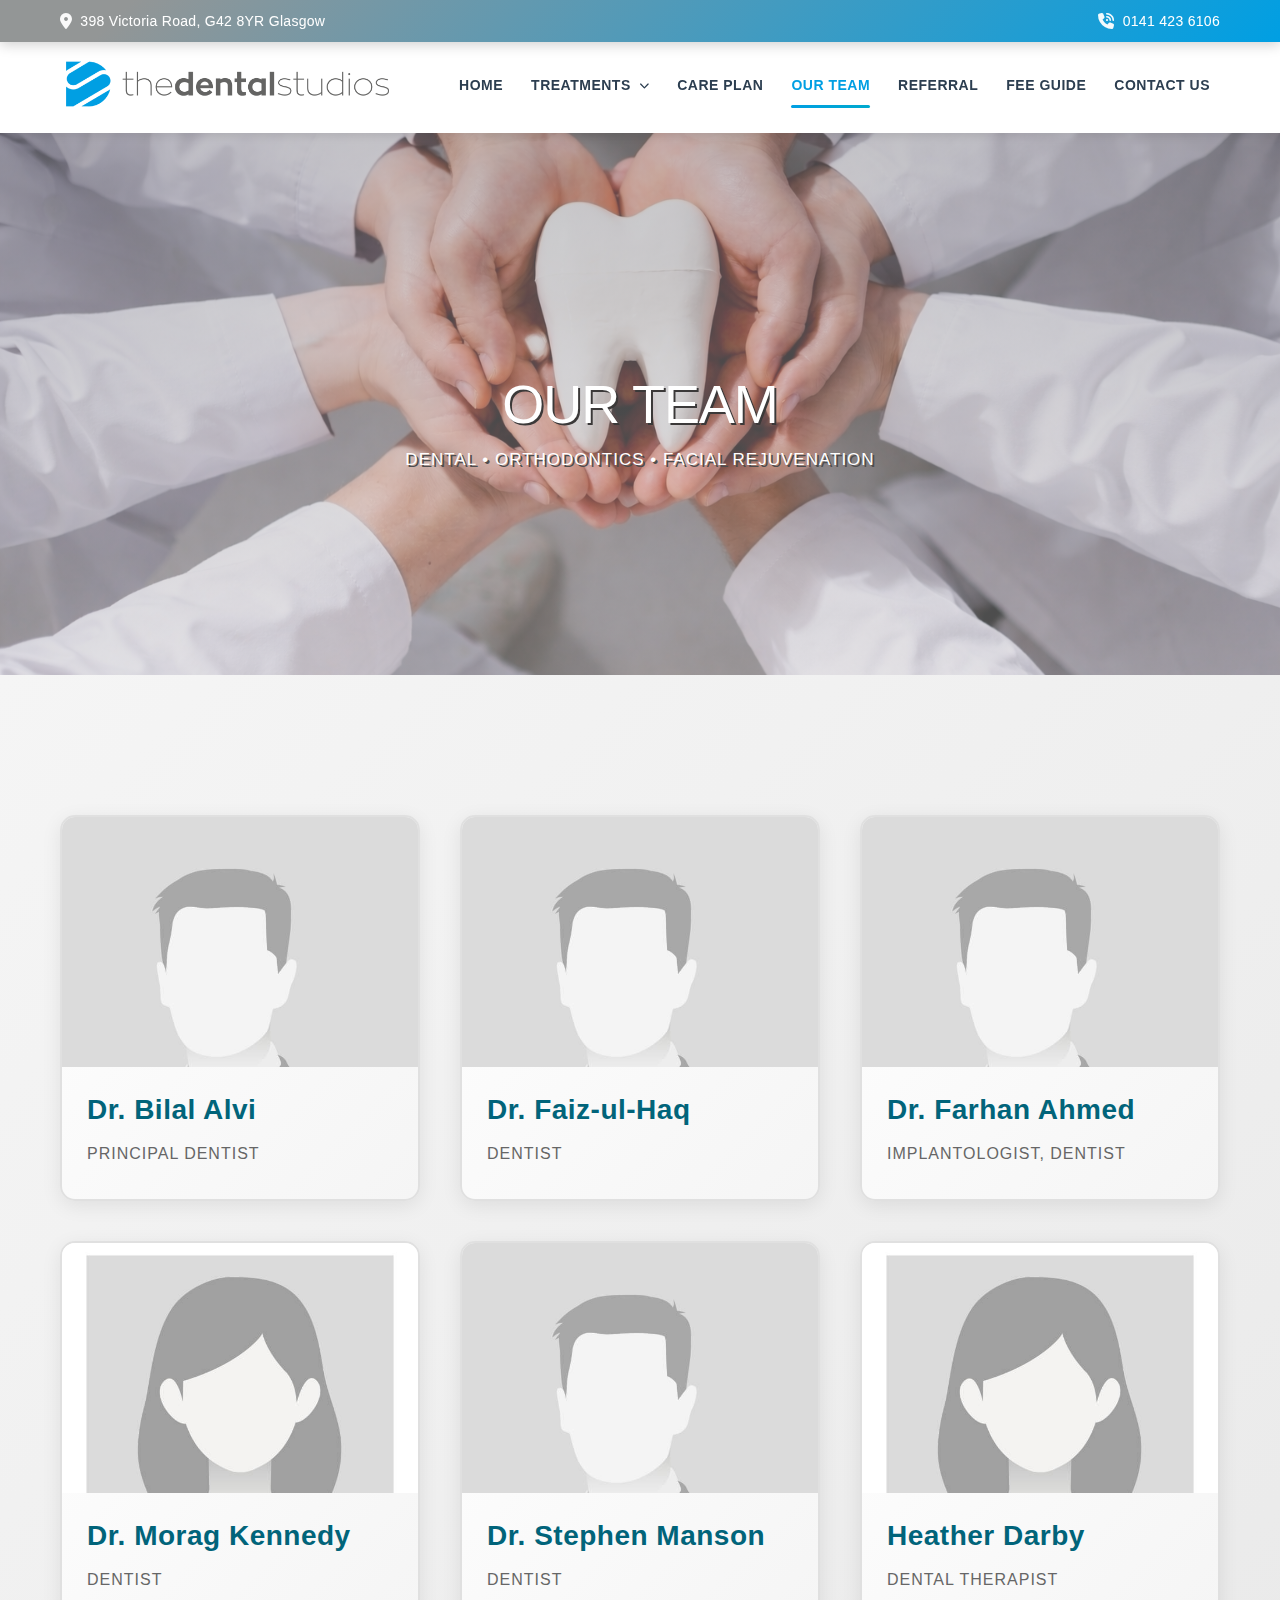
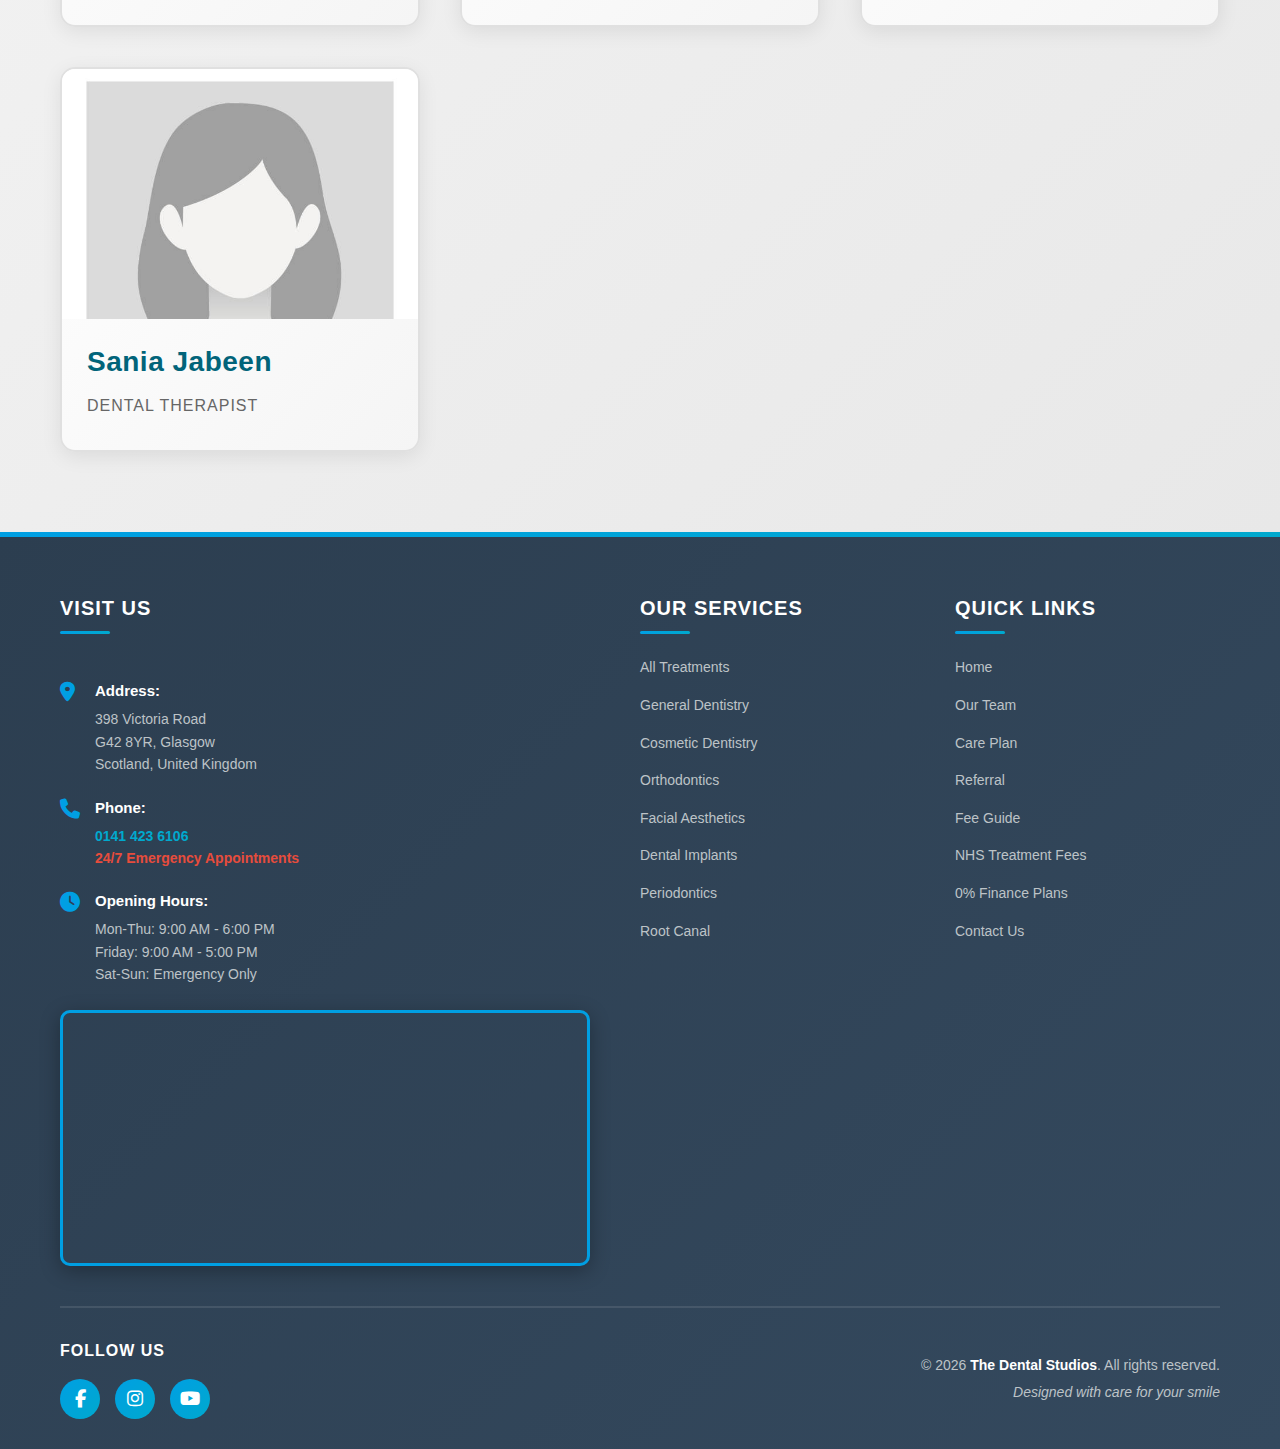
<file: ourteam.html>
<!DOCTYPE html>
<html lang="en">
<head>
    <base href="./">  <!-- ✅ ADDED - matches index.html -->
    <meta charset="UTF-8">
    <meta name="viewport" content="width=device-width, initial-scale=1.0">
    <title>OUR TEAM - The Dental Studios</title>
    <link rel="icon" type="image/svg+xml" href="data:image/svg+xml,%3Csvg xmlns='http://www.w3.org/2000/svg' viewBox='0 0 100 100'%3E%3Ccircle cx='50' cy='50' r='45' fill='%2300A9CE'/%3E%3Ctext x='50' y='70' font-size='60' font-weight='bold' fill='white' text-anchor='middle' font-family='Arial'%3ETD%3C/text%3E%3C/svg%3E">
    <link rel="stylesheet" href="./styles/styles.css">
    <link rel="stylesheet" href="https://cdnjs.cloudflare.com/ajax/libs/font-awesome/6.4.0/css/all.min.css">
</head>
<!-- REST OF YOUR ourteam.html CONTENT REMAINS SAME -->
<!-- Just make sure script is: <script src="./scripts/components.js"></script> -->

<body>
    <!-- Header Placeholder -->
    <div id="header-placeholder"></div>

    <!-- Hero Section -->
    <section class="hero-team" id="home">
        <div class="container">
            <div class="hero-content">
                <h1>OUR TEAM</h1>
                 
                
                <p class="tagline">DENTAL • ORTHODONTICS • FACIAL REJUVENATION</p>
                
                  
                <div class="hero-buttons">
                
            </div>
        </div>
        
    </section>

    <!-- Services Section -->
    <section class="services-section-team" id="services">
        <div class="container">
            
           
            
            <div class="services-grid">
                <!-- General Dentistry -->
                <div class="service-card-team">
                    <img src="./images/male1.jpg" 
                         alt="General Dentistry" class="service-image">
                    <div class="service-content">
                        <h3>Dr. Bilal Alvi</h3>
                        <h4>Principal Dentist</h4>
                        
                    </div>
                </div>

                <!-- Orthodontics -->
                <div class="service-card-team">
                    <img src="./images/male1.jpg" 
                         alt="Orthodontics" class="service-image">
                    <div class="service-content">
                        <h3>Dr. Faiz-ul-Haq</h3>
                        <h4>Dentist</h4>
                     
                    </div>
                </div>

                <!-- Cosmetic Dentistry -->
                <div class="service-card-team">
                    <img src="./images/male1.jpg" 
                         alt="Cosmetic Dentistry" class="service-image">
                    <div class="service-content">
                        <h3>    Dr. Farhan Ahmed    </h3>
                        <h4>Implantologist, Dentist</h4>
                       
                    </div>

                </div>

                <!-- Dental Emergencies -->
                <div class="service-card-team">
                    <img src="./images/FEMALE1.jpg" 
                         alt="Dental Emergencies" class="service-image">
                    <div class="service-content">
                        <h3>Dr. Morag Kennedy</h3>
                        <h4>Dentist</h4>
                        
                    </div>
                </div>

                <!-- Facial Aesthetics -->
                <div class="service-card-team">
                    <img src="./images/male1.jpg"
                         alt="Facial Aesthetics" class="service-image">
                    <div class="service-content">
                        <h3>Dr. Stephen Manson</h3>
                        <h4>Dentist</h4>
                       
                    </div>
                </div>

                <!-- Dental Implants -->
                <div class="service-card-team">
                    <img src="./images/FEMALE1.jpg" 
                         alt="Dental Implants" class="service-image">
                    <div class="service-content">
                        <h3>Heather Darby</h3>
                        <h4>Dental Therapist</h4>
                    </div>
                </div>
                  <div class="service-card-team">
                    <img src="./images/FEMALE1.jpg"
                         alt="Facial Aesthetics" class="service-image">
                    <div class="service-content">
                        <h3>Sania Jabeen</h3>
                        <h4>Dental Therapist</h4>
                       
                    </div>
                </div>

            </div>
        </div>
    </section>

    <!-- Footer Placeholder -->
    <div id="footer-placeholder"></div>

    <!-- Load component loader script -->
    <script src="./scripts/components.js"></script>
</body>

</html>
</file>
<file: styles/styles.css>
/* ========================================
   GLOBAL STYLES
   ======================================== */
* {
  margin: 0;
  padding: 0;
  box-sizing: border-box;
}

/* Global Font Stack and Base Styles */

body {
  font-family: -apple-system, BlinkMacSystemFont, "Segoe UI", Roboto, "Helvetica Neue", Arial, sans-serif;
  line-height: 1.6;
  color: #333333;
  background-color: #f5f5f5;
  overflow-x: hidden;
  -webkit-font-smoothing: antialiased;
  -moz-osx-font-smoothing: grayscale;
}

/* Fallback for older browsers */
@supports not (font-family: -apple-system) {
  body {
    font-family: "Segoe UI", Roboto, "Helvetica Neue", Arial, sans-serif;
  }
}

/* Ensure consistent rendering across devices */
* {
  -webkit-tap-highlight-color: transparent;
}

/* Better button and input fonts */
button,
input,
textarea,
select {
  font-family: inherit;
}

/* Improve text rendering */
h1, h2, h3, h4, h5, h6 {
  font-family: -apple-system, BlinkMacSystemFont, "Segoe UI", Roboto, "Helvetica Neue", Arial, sans-serif;
  font-weight: 600;
  letter-spacing: -0.02em;
}
body.components-loaded {
    opacity: 1;
}

.container {
  max-width: 1200px;
  margin: 0 auto;
  padding: 0 20px;
}

a {
  text-decoration: none;
  color: inherit;
  transition: all 0.3s ease;
}

html {
  scroll-behavior: smooth;
}

:focus-visible {
  outline: 2px solid #009FE3;
  outline-offset: 3px;
}

/* ========================================
   BUTTONS
   ======================================== */
.btn {
  padding: 10px 30px;
  border: none;
  border-radius: 25px;
  font-size: 16px;
  font-weight: 600;
  cursor: pointer;
  transition: all 0.3s ease;
  display: inline-block;
}

.btn-primary {
  background-color: #009FE3;
  color: #ffffff;
  border: 2px solid #c0c0c0;
  padding: 12px 30px;
  display: inline-flex;
  align-items: center;
  gap: 10px;
}

.btn-primary:hover {
  background-color: rgb(163, 162, 162);
  transform: translateY(-2px);
  box-shadow: 0 4px 12px rgba(0, 169, 206, 0.4);
}

.btn-phone {
  background-color: #009FE3;
  color: #ffffff;
  border: 2px solid #c0c0c0;
  padding: 12px 30px;
  display: inline-flex;
  align-items: center;
  gap: 10px;
}

.btn-phone:hover {
  background-color: rgb(163, 162, 162);
  color: #ffffff;
  transform: translateY(-2px);
  box-shadow: 0 4px 12px rgba(0, 169, 206, 0.4);
}

.btn-phone i {
  font-size: 16px;
}

/* ========================================
   HERO SECTION
   ======================================== */
.hero {
  position: relative;
  min-height: calc(100vh - 35px);
  margin-top: 35px;
  display: flex;
  align-items: center;
  justify-content: center;
  /* Keep your gradient and image path */
  background: linear-gradient(rgba(136, 136, 141, 0.3), rgba(195, 195, 195, 0.4)),
    url("../images/dental_studios_2000x1333.png") no-repeat center center;
  
  /* Change this line */
  background-size: cover; 
  

  padding-top: 0;

}
.hero-team {
  position: relative;
  height: 65vh;
  display: flex;
  align-items: center;
  background: linear-gradient(rgba(136, 136, 141, 0.5), rgb(195, 195, 195, 0.4)),
    url("../images/ourteam.png") center/cover no-repeat;
  padding-top: 100px;
  margin-top: 90px;
}
.hero-treatments {
  position: relative;
  height: 60vh;
  display: flex;
  align-items: center;
  background: linear-gradient(rgba(136, 136, 141, 0.4), rgb(195, 195, 195, 0.4)),
    url("../images/smilingheroimage.jpg") center/cover no-repeat;
  padding-top: 100px;
  margin-top: 70px;
}
.hero-facial {
  position: relative;
  height: 60vh;
  display: flex;
  align-items: center;
  background: linear-gradient(rgba(136, 136, 141, 0.4), rgb(195, 195, 195, 0.4)),
    url("../images/facial.jpg") center/cover no-repeat;
  padding-top: 100px;
  margin-top: 70px;
  border: 1px solid lightgray;
}
.hero-content {
  max-width: 800px;
  width: 100%;
  text-align: center;
  padding: 20px;
  margin: 0 auto;
}

.hero-content h1 {
  font-size: 54px;
  font-weight: 500;
  margin-bottom: 10px;
  line-height: 1.2;
  color: #ffffff;
  text-shadow: 2px 2px #3b3939;
  text-align: center;
}

.hero-content .tagline {
  font-size: 17px;
  font-weight: 500;
  text-align: center;
  letter-spacing: 1px;
  margin-bottom: 20px;
  color: #ffffff;
  text-shadow: 2px 2px #4e4d4d;
}

.hero-buttons {
  display: flex;
  gap: 20px;
  justify-content: center;
  margin-top: 20px;
  margin-left: 0;
}

.hero-content .btn {
  font-size: 14px;
  padding: 8px 25px;
}

/* ========================================
   WELCOME SECTION (ABOUT US)
   ======================================== */
.welcome-section {
  padding: 60px 0 40px 0;
  background: linear-gradient(to bottom, #f5f5f5 0%, #ffffff 100%);
}

.welcome-content {
  display: block;
}

.welcome-text {
  max-width: 100%;
  position: relative;
  width: 100%;
  overflow: auto;
}

.welcome-text h2 {
  font-size: 48px;
  color: #01647a;
  font-weight: 700;
  margin-bottom: 50px;
  text-transform: capitalize;
  letter-spacing: 0.5px;
  display: block;
  line-height: 1.2;
  width: 100%;
  text-align: center;
  padding-bottom: 15px;
  border-bottom: 4px solid transparent;
  background-image: linear-gradient(to right, transparent calc(50% - 40px), #009FE3 calc(50% - 40px), #00A9CE calc(50% + 40px), transparent calc(50% + 40px));
  background-repeat: no-repeat;
  background-position: bottom;
  background-size: 100% 4px;
}

.welcome-text h2::after {
  display: none;
}

.welcome-text-content {
  display: flex;
  gap: 40px;
  align-items: flex-start;
}

.welcome-text img {
  width: 450px;
  max-width: 450px;
  flex-shrink: 0;
  border: 3px solid #009FE3;
  border-radius: 10px;
  box-shadow: 0 8px 20px rgba(0, 0, 0, 0.15);
  transition: transform 0.3s ease, box-shadow 0.3s ease;
}

.welcome-text img:hover {
  transform: translateY(-5px);
  box-shadow: 0 12px 30px rgba(0, 169, 206, 0.25);
}

.welcome-text-right {
  flex: 1;
  display: flex;
  flex-direction: column;
  gap: 15px;
}

.welcome-text p {
  margin-bottom: 0;
  color: #444444;
  line-height: 1.8;
  font-size: 17px;
  text-align: left;
  font-weight: 400;
}

.welcome-text p:first-of-type {
  font-size: 19px;
  font-weight: 600;
  color: #2c3e50;
  line-height: 1.7;
}

.welcome-text::after {
  content: '';
  display: table;
  clear: both;
}

/* ========================================
   HIGHLIGHTS SECTION
   ======================================== */
.highlights-section {
  padding: 60px 0;
  background: linear-gradient(135deg, #2c3e50 0%, #34495e 100%);
  position: relative;
}

.highlights-section::before {
  content: '';
  position: absolute;
  top: 0;
  left: 0;
  right: 0;
  height: 5px;
  background: linear-gradient(to right, #009FE3, #00A9CE);
}

.highlights-grid {
  display: grid;
  grid-template-columns: repeat(3, 1fr);
  gap: 40px;
  max-width: 1000px;
  margin: 0 auto;
}

.highlight-card {
  display: flex;
  align-items: center;
  gap: 20px;
  padding: 30px;
  background: rgba(255, 255, 255, 0.05);
  border-radius: 15px;
  backdrop-filter: blur(10px);
  border: 2px solid rgba(255, 255, 255, 0.1);
  transition: all 0.3s ease;
}

.highlight-card:hover {
  background: rgba(255, 255, 255, 0.1);
  transform: translateY(-5px);
  box-shadow: 0 10px 30px rgba(0, 169, 206, 0.3);
  border-color: #009FE3;
}

.highlight-icon {
  width: 60px;
  height: 60px;
  display: flex;
  align-items: center;
  justify-content: center;
  background: linear-gradient(135deg, #009FE3 0%, #00A9CE 100%);
  border-radius: 50%;
  flex-shrink: 0;
  transition: all 0.3s ease;
}

.highlight-card:hover .highlight-icon {
  transform: scale(1.1);
  box-shadow: 0 5px 15px rgba(0, 169, 206, 0.5);
}

.highlight-icon i {
  font-size: 28px;
  color: #ffffff;
}

.highlight-content {
  flex: 1;
}

.highlight-content h3 {
  font-size: 20px;
  font-weight: 700;
  color: #ffffff;
  margin: 0 0 5px 0;
  line-height: 1.3;
}

.highlight-content p {
  font-size: 15px;
  color: #bdc3c7;
  margin: 0;
  font-weight: 400;
}

/* ========================================
   SERVICES SECTION
   ======================================== */
.services-section {
  padding: 60px 0 80px 0;
  background: linear-gradient(to bottom, #ffffff 0%, #f8f9fa 100%);
  scroll-margin-top: 110px;
}

.services-section-team {
  padding: 80px 0;
  background: linear-gradient(135deg, #f5f5f5 0%, #e8e8e8 100%);
  scroll-margin-top: 110px;
}

.services-section-team>.container>p {
  text-align: justify;
  font-size: 17px;
  line-height: 1.8;
  color: #444444;
  max-width: 1000px;
  margin: 0 40px 40px 40px;
  font-weight: 400;
}

.section-title {
  font-size: 48px;
  font-weight: 700;
  margin-bottom: 50px;
  color: #01647a;
  text-align: center;
  text-transform: capitalize;
  letter-spacing: 0.5px;
  display: block;
  line-height: 1.2;
  width: 100%;
  padding-bottom: 15px;
  border-bottom: 4px solid transparent;
  background-image: linear-gradient(to right, transparent calc(50% - 50px), #009FE3 calc(50% - 50px), #00A9CE calc(50% + 50px), transparent calc(50% + 50px));
  background-repeat: no-repeat;
  background-position: bottom;
  background-size: 100% 4px;
}

.section-title::after {
  display: none;
}

.services-grid {
  display: grid;
  grid-template-columns: repeat(3, 1fr);
  gap: 40px;
  margin-top: 60px;
}

/* ========================================
   SERVICE CARDS
   ======================================== */
.service-card {
  position: relative;
  overflow: hidden;
  border-radius: 15px;
  background-color: #ffffff;
  transition: all 0.4s ease;
  box-shadow: 0 5px 20px rgba(0, 0, 0, 0.08);
  border: 2px solid transparent;
  display: flex;
  flex-direction: column;
  height: 100%;
}

.service-card-team {
  position: relative;
  overflow: hidden;
  border-radius: 15px;
  background: linear-gradient(135deg, #ffffff 0%, #f5f5f5 100%);
  transition: all 0.4s ease;
  box-shadow: 0 5px 20px rgba(0, 0, 0, 0.08);
  border: 2px solid #e0e0e0;
  display: flex;
  flex-direction: column;
  height: 100%;
}

.service-card::before {
  content: '';
  position: absolute;
  top: 0;
  left: 0;
  right: 0;
  height: 5px;
  background: linear-gradient(to right, #009FE3, #00A9CE);
  transform: scaleX(0);
  transition: transform 0.4s ease;
}

.service-card:hover::before {
  transform: scaleX(1);
}

.service-card:hover {
  transform: translateY(-10px);
  box-shadow: 0 15px 40px rgba(0, 169, 206, 0.2);
  border-color: #009FE3;
}

.service-card-team::before {
  content: '';
  position: absolute;
  top: -2px;
  left: -2px;
  right: -2px;
  height: 2px;
  background: linear-gradient(to right, #009FE3, #00A9CE);
  transform: scaleX(0);
  transition: transform 0.4s ease;
  z-index: 1;
}

.service-card-team:hover::before {
  transform: scaleX(1);
}

.service-card-team:hover {
  transform: translateY(-10px);
  box-shadow: 0 15px 40px rgba(0, 169, 206, 0.2);
  border-color: #009FE3;
}

.service-image {
  width: 100%;
  height: 250px;
  object-fit: cover;
  object-position: center top;
  transition: transform 0.4s ease;
  flex-shrink: 0;
}
.service-imagefacial {
  width: 100%;
  
  object-fit: cover;
  object-position: center top;
  transition: transform 0.4s ease;
  flex-shrink: 0;
}
.service-card:hover .service-image {
  transform: scale(1.05);
}

.service-card-team:hover .service-image {
  transform: scale(1.05);
}

/* Service Card Content */
.service-content {
  padding: 25px;
  display: flex;
  flex-direction: column;
  flex-grow: 1;
  position: relative;
}

.service-content h3 {
  font-size: 28px;
  margin: 0 0 15px 0;
  color: #01647a;
  font-weight: 700;
  transition: color 0.3s ease;
  letter-spacing: 0.5px;
  line-height: 1.3;
  text-align: left;
}

.service-card:hover .service-content h3 {
  color: #009FE3;
}

.service-card-team:hover .service-content h3 {
  color: #009FE3;
}

.service-content h4 {
  font-size: 16px;
  margin: 0 0 8px 0;
  color: #666666;
  font-weight: 500;
  text-transform: uppercase;
  letter-spacing: 1px;
  line-height: 1.4;
  text-align: left;
}

/* Service Text Container with Read More/Less */
.service-text-container {
  position: relative;
  margin-bottom: 15px;
  flex-grow: 1;
}

.service-text {
  color: #444444;
  line-height: 1.7;
  font-size: 15px;
  font-weight: 400;
}

.service-text p {
  margin: 0 0 12px 0;
  text-align: left;
}

.service-text-container.collapsed .service-text {
  display: -webkit-box;
  -webkit-line-clamp: 4;
  -webkit-box-orient: vertical;
  overflow: hidden;
  text-overflow: ellipsis;
  max-height: 6.8em;
}

.service-text-container.expanded .service-text {
  display: block;
  max-height: none;
}

.read-more-btn {
  display: inline-flex;
  align-items: center;
  gap: 5px;
  color: #009FE3;
  font-size: 14px;
  font-weight: 600;
  cursor: pointer;
  background: none;
  border: none;
  padding: 5px 0;
  transition: all 0.3s ease;
  text-decoration: none;
  margin-top: 5px;
}

.read-more-btn:hover {
  color: #00A9CE;
  gap: 8px;
}

.read-more-btn i {
  font-size: 12px;
  transition: transform 0.3s ease;
}

.service-text-container.expanded .read-more-btn i {
  transform: rotate(180deg);
}

.service-content .btn {
  background: linear-gradient(135deg, #009FE3 0%, #00A9CE 100%);
  color: #ffffff;
  padding: 12px 28px;
  border-radius: 25px;
  font-size: 15px;
  font-weight: 600;
  letter-spacing: 0.5px;
  display: inline-flex;
  align-items: center;
  gap: 10px;
  margin-top: auto;
  border: none;
  transition: all 0.3s ease;
  text-transform: capitalize;
  align-self: flex-start;
}

.service-content .btn:hover {
  background: linear-gradient(135deg, #0088A8 0%, #009FE3 100%);
  transform: translateX(5px);
  box-shadow: 0 5px 15px rgba(0, 169, 206, 0.3);
}

.service-content .btn i {
  transition: transform 0.3s ease;
}

.service-content .btn:hover i {
  transform: translateX(5px);
}

/* ========================================
   FOOTER
   ======================================== */
.footer {
  background: linear-gradient(135deg, #2c3e50 0%, #34495e 100%);
  color: #ecf0f1;
  padding: 60px 0 0;
  margin-top: 0;
  position: relative;
  overflow: hidden;
}

.footer::before {
  content: '';
  position: absolute;
  top: 0;
  left: 0;
  right: 0;
  height: 5px;
  background: linear-gradient(to right, #009FE3, #00A9CE);
}

.footer-content {
  display: grid;
  grid-template-columns: 2fr 1fr 1fr;
  gap: 50px;
  margin-bottom: 40px;
}

.footer-contact {
  display: flex;
  flex-direction: column;
  gap: 25px;
}

.footer-column h3 {
  color: #ffffff;
  margin-bottom: 20px;
  font-size: 20px;
  font-weight: 700;
  text-transform: uppercase;
  letter-spacing: 1px;
  position: relative;
  padding-bottom: 10px;
}

.footer-column h3::after {
  content: '';
  position: absolute;
  bottom: 0;
  left: 0;
  width: 50px;
  height: 3px;
  background: linear-gradient(to right, #009FE3, #00A9CE);
  border-radius: 2px;
}

.contact-info {
  display: flex;
  flex-direction: column;
  gap: 20px;
}

.contact-item {
  display: flex;
  gap: 15px;
  align-items: start;
}

.contact-item i {
  font-size: 20px;
  color: #009FE3;
  margin-top: 3px;
  min-width: 20px;
}

.contact-item p {
  margin: 0;
  line-height: 1.6;
  font-size: 14px;
  color: #bdc3c7;
}

.contact-item strong {
  color: #ffffff;
  font-size: 15px;
  display: block;
  margin-bottom: 5px;
}

.contact-item a {
  color: #00A9CE;
  transition: color 0.3s ease;
  font-weight: 600;
}

.contact-item a:hover {
  color: #009FE3;
}

.emergency-text {
  color: #e74c3c !important;
  font-weight: 600;
  font-size: 13px;
  margin-top: 5px;
}

.map-container {
  width: 100%;
  border-radius: 10px;
  overflow: hidden;
  box-shadow: 0 5px 20px rgba(0, 0, 0, 0.3);
  border: 3px solid #009FE3;
  transition: transform 0.3s ease, box-shadow 0.3s ease;
}

.map-container:hover {
  transform: translateY(-5px);
  box-shadow: 0 10px 30px rgba(0, 169, 206, 0.4);
}

.map-container iframe {
  display: block;
  width: 100%;
}

.footer-links {
  list-style: none;
  padding: 0;
  margin: 0;
}

.footer-links li {
  margin-bottom: 12px;
}

.footer-links li a {
  color: #bdc3c7;
  font-size: 14px;
  transition: all 0.3s ease;
  display: inline-block;
  position: relative;
  padding-left: 0;
}

.footer-links li a::before {
  content: '›';
  position: absolute;
  left: -15px;
  opacity: 0;
  transition: all 0.3s ease;
  color: #009FE3;
  font-size: 18px;
}

.footer-links li a:hover {
  color: #009FE3;
  padding-left: 15px;
  transform: translateX(5px);
}

.footer-links li a:hover::before {
  opacity: 1;
  left: 0;
}

.footer-bottom {
  border-top: 2px solid rgba(255, 255, 255, 0.1);
  padding: 30px 0;
  display: flex;
  justify-content: space-between;
  align-items: center;
  flex-wrap: wrap;
  gap: 20px;
}

.footer-social h4 {
  color: #ffffff;
  font-size: 16px;
  font-weight: 600;
  margin-bottom: 15px;
  text-transform: uppercase;
  letter-spacing: 1px;
}

.social-icons-large {
  display: flex;
  gap: 15px;
  align-items: center;
}

.social-icons-large a {
  width: 40px;
  height: 40px;
  display: flex;
  align-items: center;
  justify-content: center;
  background: linear-gradient(135deg, #009FE3 0%, #00A9CE 100%);
  border-radius: 50%;
  color: #ffffff;
  font-size: 18px;
  transition: all 0.3s ease;
  position: relative;
  overflow: hidden;
}

.social-icons-large a::before {
  content: '';
  position: absolute;
  top: 0;
  left: 0;
  width: 100%;
  height: 100%;
  background: linear-gradient(135deg, #ffffff 0%, #ecf0f1 100%);
  transform: scale(0);
  transition: transform 0.3s ease;
  border-radius: 50%;
}

.social-icons-large a:hover::before {
  transform: scale(1);
}

.social-icons-large a:hover {
  transform: translateY(-5px) rotate(360deg);
  box-shadow: 0 5px 20px rgba(0, 169, 206, 0.5);
}

.social-icons-large a i {
  position: relative;
  z-index: 1;
  transition: color 0.3s ease;
}

.social-icons-large a:hover i {
  color: #009FE3;
}

.footer-copyright {
  text-align: right;
}

.footer-copyright p {
  margin: 5px 0;
  color: #bdc3c7;
  font-size: 14px;
}

.footer-copyright strong {
  color: #ffffff;
  font-weight: 600;
}

.footer-credits {
  font-size: 12px;
  font-style: italic;
  color: #95a5a6;
}

/* ========================================
   RESPONSIVE STYLES
   ======================================== */
@media (max-width: 1024px) {
  .hero {
    background-position: center center;
  }
  
  .hero-content h1 {
    font-size: 48px;
  }

  .hero-buttons {
    flex-direction: column;
    gap: 15px;
  }

  .hero-buttons .btn {
    width: 100%;
    text-align: center;
    justify-content: center;
  }

  .welcome-section {
    padding: 50px 0 30px 0;
  }

  .welcome-text-content {
    gap: 30px;
  }

  .welcome-text img {
    width: 350px;
    max-width: 350px;
  }

  .welcome-text h2 {
    font-size: 42px;
  }

  .welcome-text p {
    font-size: 16px;
  }

  .welcome-text p:first-of-type {
    font-size: 18px;
  }

  .highlights-grid {
    grid-template-columns: repeat(2, 1fr);
    gap: 30px;
  }

  .highlight-card {
    padding: 25px;
  }

  .highlight-icon {
    width: 50px;
    height: 50px;
  }

  .highlight-icon i {
    font-size: 24px;
  }

  .highlight-content h3 {
    font-size: 18px;
  }

  .highlight-content p {
    font-size: 14px;
  }

  .section-title {
    font-size: 42px;
    padding-bottom: 12px;
    background-image: linear-gradient(to right, transparent calc(50% - 42px), #009FE3 calc(50% - 42px), #00A9CE calc(50% + 42px), transparent calc(50% + 42px));
  }

  .services-grid {
    grid-template-columns: repeat(2, 1fr);
    gap: 30px;
  }

  .service-content h3 {
    font-size: 26px;
    margin: 0 0 12px 0;
  }

  .service-text {
    font-size: 14px;
    line-height: 1.6;
  }

  .service-text p {
    margin: 0 0 10px 0;
  }

  .service-text-container.collapsed .service-text {
    -webkit-line-clamp: 3;
    max-height: 5.1em;
  }

  .footer-content {
    grid-template-columns: 1fr 1fr;
    gap: 40px;
  }

  .footer-contact {
    grid-column: 1 / -1;
  }

  .map-container {
    max-width: 600px;
  }
}

@media (max-width: 768px) {
  .hero {
    min-height: calc(100vh - 70px);
    margin-top: 70px;
    background-size: auto 100%;
    background-position: center center;
  }

  .hero-content {
    margin-top: 1rem;
    padding: 40px 0;
  }

  .hero-content h1 {
    font-size: 36px;
  }

  .hero-content .tagline {
    font-size: 14px;
    font-weight: 300;
  }

  .hero-content .btn {
    font-size: 16px;
    padding: 12px 30px;
  }
  .welcome-section {
    padding: 40px 0 30px 0;
  }

  .welcome-text h2 {
    font-size: 36px;
    margin-bottom: 25px;
  }

  .welcome-text-content {
    flex-direction: column;
    gap: 25px;
  }

  .welcome-text img {
    width: 100%;
    max-width: 100%;
  }

  .welcome-text p {
    font-size: 15px;
  }

  .welcome-text p:first-of-type {
    font-size: 17px;
  }

  .highlights-section {
    padding: 50px 0;
  }

  .highlights-grid {
    grid-template-columns: 1fr;
    gap: 20px;
  }

  .highlight-card {
    padding: 20px;
  }

  .section-title {
    font-size: 36px;
    padding-bottom: 12px;
    background-image: linear-gradient(to right, transparent calc(50% - 40px), #009FE3 calc(50% - 40px), #00A9CE calc(50% + 40px), transparent calc(50% + 40px));
  }

  .services-section {
    padding: 40px 0 60px 0;
  }

  .services-grid {
    grid-template-columns: 1fr;
    gap: 30px;
  }

  .service-content h3 {
    font-size: 24px;
    margin: 0 0 10px 0;
  }

  .service-text {
    font-size: 14px;
    line-height: 1.5;
  }

  .service-text p {
    margin: 0 0 8px 0;
  }

  .service-text-container.collapsed .service-text {
    -webkit-line-clamp: 3;
    max-height: 4.5em;
  }

  .footer {
    padding: 40px 0 0;
  }

  .footer-content {
    grid-template-columns: 1fr;
    gap: 30px;
  }

  .contact-info {
    gap: 15px;
  }

  .map-container {
    height: 200px;
  }

  .footer-bottom {
    flex-direction: column;
    text-align: center;
    gap: 25px;
  }

  .footer-social {
    width: 100%;
  }

  .footer-copyright {
    text-align: center;
    width: 100%;
  }

  .social-icons-large {
    justify-content: center;
  }
}

@media (max-width: 480px) {
 .hero {
    min-height: calc(100vh - 65px);
    margin-top: 65px;
    background-size: auto 100%;
    background-position: 50% center;
  }

  .hero-content {
    margin-top: 1rem;
    padding: 30px 0;
  }

  .hero-content h1 {
    font-size: 28px;
    margin-bottom: 15px;
  }

  .hero-content .tagline {
    font-size: 12px;
    letter-spacing: 1px;
    margin-bottom: 20px;
  }

  .hero-content .btn {
    font-size: 14px;
    padding: 12px 24px;
  }

  .welcome-section {
    padding: 30px 0 20px 0;
  }

  .welcome-text h2 {
    font-size: 30px;
    margin-bottom: 20px;
  }

  .welcome-text-content {
    gap: 20px;
  }

  .welcome-text p {
    font-size: 14px;
  }

  .welcome-text p:first-of-type {
    font-size: 16px;
  }

  .highlights-section {
    padding: 40px 0;
  }

  .highlight-card {
    flex-direction: column;
    text-align: center;
    padding: 25px 20px;
  }

  .highlight-content h3 {
    font-size: 17px;
  }

  .highlight-content p {
    font-size: 13px;
  }

  .section-title {
    font-size: 30px;
    margin-bottom: 35px;
    padding-bottom: 10px;
    background-image: linear-gradient(to right, transparent calc(50% - 35px), #009FE3 calc(50% - 35px), #00A9CE calc(50% + 35px), transparent calc(50% + 35px));
  }

  .services-section {
    padding: 30px 0 50px 0;
  }

  .service-image {
    height: 200px;
  }

  .service-content {
    padding: 20px;
  }

  .service-content h3 {
    font-size: 22px;
    margin: 0 0 10px 0;
  }

  .service-text {
    font-size: 14px;
    line-height: 1.5;
  }

  .service-text p {
    margin: 0 0 8px 0;
  }

  .service-text-container.collapsed .service-text {
    -webkit-line-clamp: 3;
    max-height: 4.5em;
  }

  .read-more-btn {
    font-size: 13px;
  }

  .footer {
    padding: 30px 0 0;
  }

  .footer-column h3 {
    font-size: 18px;
  }

  .contact-item {
    gap: 12px;
  }

  .contact-item i {
    font-size: 16px;
  }

  .contact-item p {
    font-size: 13px;
  }

  .map-container {
    height: 180px;
  }

  .social-icons-large a {
    width: 35px;
    height: 35px;
    font-size: 16px;
  }

  .footer-copyright p {
    font-size: 12px;
  }
}

@media (max-width: 375px) {
  .hero {
    min-height: calc(100vh - 60px);
    margin-top: 60px;
    background-size: auto 100%;
    background-position: center center;
  }

  .hero-content h1 {
    font-size: 26px;
  }

  .welcome-text h2 {
    font-size: 28px;
  }

  .section-title {
    font-size: 28px;
  }

  .service-content h3 {
    font-size: 20px;
  }
}
</file>
<file: styles/care.css>
h1,
h2,
h3 {
  margin: 0;
  font-weight: 600;
}

p {
  margin: 0 0 12px;
  line-height: 1.7;
  color: #555;
  font-size: 16px;
}

/* =========================
   CARE – LAYOUT UTILITIES
========================= */
.care-container {
  max-width: 1200px;
  margin: 0 auto;
  padding: 0 20px;
}

.care-text-center {
  text-align: center;
}

.care-max-900 {
  max-width: 900px;
  margin-left: auto;
  margin-right: auto;
}

.care-max-900 p:last-of-type {
  margin-bottom: 0;
}

/* =========================
   CARE – HERO SECTION
========================= */
.care-hero {
  position: relative;
  min-height: 65vh;
  display: flex;
  align-items: center;
  padding-top: 120px;
  background:
    linear-gradient(rgba(136, 136, 141, 0.6), rgba(73, 73, 73, 0.7)),
    url("../images/happyfamily.jpg") center center / cover no-repeat;
  background-attachment: scroll;
  color: var(--care-white);
  margin-top: 70px;
}

.care-hero-content {
  max-width: 700px;
}

.care-hero-title {
  font-size: clamp(36px, 5vw, 56px);
  letter-spacing: 1px;
  margin-bottom: 12px;
}

.care-hero-tagline {
  font-size: 14px;
  letter-spacing: 2px;
  text-transform: uppercase;
  opacity: 0.9;
}

/* =========================
   CARE – WELCOME SECTION
========================= */
.care-welcome-section {
  padding: 40px 0 25px;
  background: linear-gradient(to bottom, var(--care-white), var(--care-light-bg));
}

.care-welcome-title {
  font-size: 36px;
  color: #01647a;
  margin-bottom: 15px;
  text-align: left;
  font-weight: 700;
  letter-spacing: -0.5px;
  max-width: 900px;
  margin-left: auto;
  margin-right: auto;
}

.care-welcome-content {
  max-width: 900px;
  margin: 0 auto;
}

.care-welcome-content p {
  font-size: 17px;
  color: #666;
  line-height: 1.8;
  margin-bottom: 12px;
}

.care-welcome-content p:last-child {
  margin-bottom: 0;
}

/* =========================
   CARE – CONTENT SECTIONS
========================= */
.care-section {
  background: var(--care-white);
  scroll-margin-top: 110px;
  padding: 25px 0;
}

.care-section:nth-of-type(even) {
  background: var(--care-light-bg);
}

.care-section-title-small {
  font-size: 36px;
  color: #01647a;
  margin-bottom: 15px;
  font-weight: 700;
  letter-spacing: -0.5px;
  line-height: 1.3;
  max-width: 900px;
  margin-left: auto;
  margin-right: auto;
}

/* =========================
   CARE – MAIN SECTION TITLE
========================= */
.care-section-title {
  font-size: clamp(32px, 4vw, 44px);
  font-weight: 700;
  color: #01647a;
  text-align: center;
  margin-bottom: 35px;
  margin-top: 0;
  position: relative;
  padding-bottom: 18px;
  letter-spacing: -0.5px;
  line-height: 1.3;
}

.care-section-title::after {
  content: "";
  position: absolute;
  left: 50%;
  bottom: 0;
  transform: translateX(-50%);
  width: 100px;
  height: 4px;
  background: linear-gradient(
    to right,
    var(--care-accent),
    var(--care-secondary)
  );
  border-radius: 2px;
}

/* =========================
   CARE – SERVICES GRID
========================= */
.care-services-grid {
  display: grid;
  grid-template-columns: repeat(auto-fit, minmax(280px, 1fr));
  gap: 25px;
}

.care-service-card {
  background: linear-gradient(135deg, #2c3e50 0%, #34495e 100%);
  border-radius: 16px;
  margin-bottom: 0;
  padding: 40px 35px;
  box-shadow: var(--care-shadow-soft);
  transition: transform 0.3s ease, box-shadow 0.3s ease;
}

.care-service-card:hover {
  transform: translateY(-6px);
  box-shadow: var(--care-shadow-hover);
}

.care-service-content h3 {
  font-size: 26px;
  color: white;
  margin-bottom: 15px;
  font-weight: 700;
  letter-spacing: -0.3px;
  line-height: 1.3;
}

.care-service-content p {
  font-size: 15px;
  color: rgba(255, 255, 255, 0.95);
  line-height: 1.7;
  margin-bottom: 12px;
}

.care-service-content p:first-of-type {
  font-weight: 600;
  font-size: 16px;
  color: rgba(255, 255, 255, 0.85);
  margin-bottom: 20px;
  font-style: italic;
  letter-spacing: 0.3px;
}

/* =========================
   CARE – LISTS (DEAS)
========================= */
.care-section ul {
  padding-left: 20px;
  margin-top: 25px;
}

.care-section li {
  font-size: 16px;
  color: #666;
  margin-bottom: 14px;
  line-height: 1.7;
  padding-left: 8px;
}

.care-section li::marker {
  color: #01647a;
  font-weight: bold;
}

/* =========================
   CARE – RESPONSIVE
========================= */
@media (max-width: 1024px) {
  .care-hero {
    min-height: 55vh;
    padding-top: 100px;
    margin-top: 100px;
  }

  .care-welcome-section {
    padding: 35px 0 25px;
  }

  .care-welcome-title {
    font-size: 32px;
  }

  .care-section-title-small {
    font-size: 32px;
  }

  .care-section-title {
    font-size: 38px;
    margin-bottom: 30px;
  }
}

@media (max-width: 768px) {
  .care-hero {
    min-height: 50vh;
    padding-top: 80px;
    padding-bottom: 40px;
    margin-top: 70px;
    text-align: center;
    background-position: center center;
  }

  .care-hero-content {
    margin: 0 auto;
  }

  .care-hero-title {
    font-size: 36px;
  }

  .care-hero-tagline {
    font-size: 12px;
  }

  .care-welcome-section {
    padding: 30px 0 20px;
  }

  .care-section-title-small {
    font-size: 28px;
  }

  .care-section-title {
    margin-bottom: 45px;
    font-size: 32px;
  }

  .care-welcome-title {
    font-size: 28px;
    text-align: left;
  }

  .care-section {
    padding: 20px 0;
  }

  .care-welcome-content p {
    font-size: 16px;
  }

  .care-container {
    padding: 0 25px;
  }

  .care-services-grid {
    gap: 20px;
  }

  .care-service-card {
    padding: 30px 25px;
  }

  .care-service-content h3 {
    font-size: 24px;
  }

  .care-service-content p {
    font-size: 14px;
  }

  .care-service-content p:first-of-type {
    font-size: 15px;
  }
}

@media (max-width: 480px) {
  .care-hero {
    min-height: 45vh;
    padding-top: 60px;
    padding-bottom: 30px;
    margin-top: 65px;
    background-position: 60% center;
  }

  .care-hero-title {
    font-size: 32px;
    margin-bottom: 10px;
  }

  .care-hero-tagline {
    font-size: 11px;
    letter-spacing: 1.5px;
  }

  .care-welcome-section {
    padding: 25px 0 15px;
  }

  .care-welcome-title {
    font-size: 24px;
  }

  .care-section-title-small {
    font-size: 24px;
  }

  .care-section-title {
    font-size: 28px;
    margin-bottom: 25px;
    padding-bottom: 15px;
  }

  .care-section-title::after {
    width: 80px;
    height: 3px;
  }

  .care-welcome-content p {
    font-size: 15px;
  }

  .care-container {
    padding: 0 20px;
  }

  .care-section {
    padding: 18px 0;
  }

  .care-services-grid {
    grid-template-columns: 1fr;
    gap: 18px;
  }

  .care-service-card {
    padding: 25px 20px;
  }

  .care-service-content h3 {
    font-size: 22px;
    margin-bottom: 12px;
  }

  .care-service-content p {
    font-size: 14px;
    margin-bottom: 10px;
  }

  .care-service-content p:first-of-type {
    font-size: 15px;
    margin-bottom: 15px;
  }

  .care-section li {
    font-size: 15px;
    margin-bottom: 12px;
  }
}

@media (max-width: 360px) {
  .care-hero {
    min-height: 40vh;
    padding-top: 50px;
    padding-bottom: 25px;
    margin-top: 60px;
  }

  .care-hero-title {
    font-size: 28px;
  }

  .care-welcome-title {
    font-size: 22px;
  }

  .care-section-title-small {
    font-size: 22px;
  }

  .care-section-title {
    font-size: 26px;
  }

  .care-service-content h3 {
    font-size: 20px;
  }
}
</file>
<file: styles/feeguide.css>
/* ========================================
   FEE GUIDE PAGE STYLES
   Enhanced version with modern design
   ======================================== */

/* Page Wrapper */
.fee-guide-page {
  background: linear-gradient(to bottom, #f5f5f5 0%, #ffffff 100%);
  padding-top: 140px;
}

/* ========================================
   HERO SECTION
   ======================================== */
.fee-hero {
  position: relative;
  height: 60vh;
  min-height: 400px;
  display: flex;
  align-items: center;
  background: linear-gradient(rgba(99, 99, 100, 0.7), rgba(195, 195, 195, 0.6)),
    url("../images/happyfamily.jpg") center/cover no-repeat;
  padding: 100px 20px 60px;
  margin-bottom: 0;
}

.fee-hero .container {
  max-width: 1200px;
  margin: 0 auto;
  width: 100%;
}

.fee-hero h1 {
  font-size: 56px;
  font-weight: 700;
  margin-bottom: 15px;
  text-shadow: 3px 3px rgba(0, 0, 0, 0.4);
  color: #ffffff;
  letter-spacing: -0.5px;
}

.fee-hero .tagline {
  font-size: 18px;
  font-weight: 500;
  letter-spacing: 3px;
  color: #ffffff;
  text-shadow: 2px 2px rgba(0, 0, 0, 0.3);
  margin-top: 10px;
}

/* ========================================
   SECTION WRAPPER
   ======================================== */
.fee-content {
  max-width: 1200px;
  margin: 0 auto;
  padding: 60px 20px;
}

/* ========================================
   SECTION HEADINGS
   ======================================== */
.fee-section {
  margin-bottom: 60px;
}

.fee-section-title {
  text-align: center;
  margin-bottom: 40px;
  padding-bottom: 20px;
  position: relative;
}

.fee-section-title h2 {
  font-size: 36px;
  font-weight: 700;
  color: #00A9CE;
  margin: 0;
  padding-bottom: 15px;
  display: inline-block;
  position: relative;
}

.fee-section-title h2::after {
  content: '';
  position: absolute;
  bottom: 0;
  left: 50%;
  transform: translateX(-50%);
  width: 60px;
  height: 4px;
  background: #00A9CE;
  border-radius: 2px;
}

.fee-section-description {
  text-align: center;
  font-size: 16px;
  color: #666;
  max-width: 800px;
  margin: 20px auto 0;
  line-height: 1.6;
}

/* ========================================
   TABLE STYLES
   ======================================== */
.fee-table-wrapper {
  overflow-x: auto;
  margin: 0 auto;
  box-shadow: 0 4px 6px rgba(0, 0, 0, 0.05);
  border-radius: 8px;
  background: #ffffff;
}

table {
  width: 100%;
  border-collapse: separate;
  border-spacing: 0;
  font-family: -apple-system, BlinkMacSystemFont, "Segoe UI", Roboto, "Helvetica Neue", Arial, sans-serif;
  background-color: #ffffff;
  border: 1px solid #e0e0e0;
  border-radius: 8px;
  overflow: hidden;
}

thead th {
  background: linear-gradient(135deg, #00A9CE 0%, #0090B8 100%);
  color: #ffffff;
  text-align: left;
  padding: 18px 20px;
  font-size: 16px;
  font-weight: 600;
  text-transform: uppercase;
  letter-spacing: 0.5px;
  border-bottom: 3px solid #0090B8;
}

thead th:first-child {
  border-top-left-radius: 8px;
}

thead th:last-child {
  border-top-right-radius: 8px;
  text-align: right;
}

tbody td {
  padding: 16px 20px;
  border-bottom: 1px solid #f0f0f0;
  color: #333;
  font-size: 15px;
  line-height: 1.5;
}

tbody td:last-child {
  text-align: right;
  font-weight: 600;
  color: #00A9CE;
  font-size: 16px;
}

tbody tr {
  transition: all 0.2s ease;
}

tbody tr:nth-child(even) {
  background-color: #f9fcfd;
}

tbody tr:hover {
  background-color: #e6f7fb;
  transform: scale(1.01);
  box-shadow: 0 2px 8px rgba(0, 169, 206, 0.1);
}

tbody tr:last-child td {
  border-bottom: none;
}

tbody tr:last-child td:first-child {
  border-bottom-left-radius: 8px;
}

tbody tr:last-child td:last-child {
  border-bottom-right-radius: 8px;
}

/* ========================================
   INFO BOX
   ======================================== */
.fee-info-box {
  background: linear-gradient(135deg, #f8f9fa 0%, #ffffff 100%);
  border-left: 4px solid #00A9CE;
  padding: 25px 30px;
  margin: 40px 0;
  border-radius: 8px;
  box-shadow: 0 2px 10px rgba(0, 0, 0, 0.05);
}

.fee-info-box h3 {
  color: #00A9CE;
  font-size: 20px;
  margin-bottom: 12px;
  font-weight: 600;
}

.fee-info-box p {
  color: #555;
  font-size: 15px;
  line-height: 1.7;
  margin: 0;
}

/* ========================================
   CTA SECTION
   ======================================== */
.fee-cta {
  text-align: center;
  margin: 60px 0;
  padding: 50px 20px;
  background: linear-gradient(135deg, #f8f9fa 0%, #ffffff 100%);
  border-radius: 12px;
  box-shadow: 0 4px 12px rgba(0, 0, 0, 0.08);
}

.fee-cta h3 {
  font-size: 28px;
  color: #333;
  margin-bottom: 15px;
  font-weight: 600;
}

.fee-cta p {
  font-size: 16px;
  color: #666;
  margin-bottom: 25px;
}

.fee-cta-button {
  display: inline-block;
  padding: 14px 40px;
  background: linear-gradient(135deg, #00A9CE 0%, #0090B8 100%);
  color: #ffffff;
  text-decoration: none;
  border-radius: 50px;
  font-weight: 600;
  font-size: 16px;
  transition: all 0.3s ease;
  box-shadow: 0 4px 15px rgba(0, 169, 206, 0.3);
}

.fee-cta-button:hover {
  transform: translateY(-2px);
  box-shadow: 0 6px 20px rgba(0, 169, 206, 0.4);
  background: linear-gradient(135deg, #0090B8 0%, #007A9E 100%);
}

/* ========================================
   RESPONSIVE DESIGN
   ======================================== */
@media (max-width: 768px) {
  .fee-hero {
    height: 50vh;
    min-height: 350px;
    padding-top: 80px;
  }
  
  .fee-hero h1 {
    font-size: 36px;
  }
  
  .fee-hero .tagline {
    font-size: 14px;
    letter-spacing: 2px;
  }
  
  .fee-content {
    padding: 40px 15px;
  }
  
  .fee-section {
    margin-bottom: 40px;
  }
  
  .fee-section-title h2 {
    font-size: 28px;
  }
  
  thead th {
    font-size: 14px;
    padding: 14px 12px;
  }
  
  tbody td {
    font-size: 14px;
    padding: 12px;
  }
  
  tbody td:last-child {
    font-size: 15px;
  }
  
  .fee-table-wrapper {
    box-shadow: 0 2px 4px rgba(0, 0, 0, 0.05);
  }
  
  /* Stack table on very small screens */
  @media (max-width: 480px) {
    thead th:last-child,
    tbody td:last-child {
      text-align: left;
    }
  }
  
  .fee-info-box {
    padding: 20px;
    margin: 30px 0;
  }
  
  .fee-info-box h3 {
    font-size: 18px;
  }
  
  .fee-info-box p {
    font-size: 14px;
  }
  
  .fee-cta {
    padding: 35px 20px;
    margin: 40px 0;
  }
  
  .fee-cta h3 {
    font-size: 22px;
  }
  
  .fee-cta p {
    font-size: 15px;
  }
  
  .fee-cta-button {
    padding: 12px 30px;
    font-size: 15px;
  }
}

/* ========================================
   PRINT STYLES
   ======================================== */
@media print {
  .fee-hero {
    height: auto;
    padding: 20px;
    background: none;
  }
  
  .fee-hero h1 {
    color: #000;
    text-shadow: none;
  }
  
  tbody tr:hover {
    background-color: transparent;
    transform: none;
  }
  
  .fee-cta {
    display: none;
  }
}
</file>
<file: styles/contact.css>
/* ========================================
   CONTACT PAGE STYLES - PROFESSIONAL DESIGN
   ======================================== */

/* Hero Section */
.contact-hero {
    background: linear-gradient(rgba(136, 136, 141, 0.6), rgba(73, 73, 73, 0.7)),
    url("../images/thefullview.Jpeg") center/cover no-repeat;
    padding: 60px 0 20px 0;
    position: relative;
    margin-top: 70px;
}

.contact-hero::before {
    content: '';
    position: absolute;
    top: 0;
    left: 0;
    right: 0;
    height: 5px;
    background: linear-gradient(to right, #009FE3, #00A9CE);
}

.hero-content-contact {
    text-align: center;
    max-width: 800px;
    height: 150px;
    margin: 0 auto;
}

.hero-content-contact h1 {
    margin-top: 50px;
    font-size: 46px;
    font-weight: 700;
    color: #ffffff;
    margin-bottom: 10px; 
    line-height: 1.2;
    text-transform: capitalize;
    text-shadow: 2px 2px #171818;
}

.hero-content-contact p {
    font-size: 20px;
    color: #ecf0f1;
    line-height: 1.2;
    /* opacity: 0.95; */
    text-shadow: 2px 2px #171818;
}

/* Contact Section */
.contact-section {
    padding: 40px 0;
    background: linear-gradient(to bottom, #f8f9fa 0%, #ffffff 100%);
}

.contact-container {
    max-width: 1200px;
    margin: 0 auto;
    padding: 0 20px;
}

/* ========================================
   CONTACT FORM SECTION
   ======================================== */
.contact-form-section {
    margin-bottom: 60px;
}

.contact-form-wrapper {
    background: #ffffff;
    border-radius: 15px;
    padding: 20px 50px 50px 50px;
    box-shadow: 0 10px 40px rgba(0, 0, 0, 0.08);
    border: 1px solid #e0e0e0;
}

.form-header {
    display: flex;
    align-items: center;
    gap: 20px;
    margin-bottom: 40px;
    padding-bottom: 30px;
    border-bottom: 2px solid #f0f0f0;
}

.form-icon {
    width: 70px;
    height: 70px;
    min-width: 70px;
    display: flex;
    align-items: center;
    justify-content: center;
    background: #009FE3;
    border-radius: 15px;
    color: #ffffff;
    font-size: 28px;
    box-shadow: 0 5px 20px rgba(44, 62, 80, 0.3);
}

.form-title h2 {
    font-size: 32px;
    font-weight: 700;
    margin: 0 0 8px 0;
    color: #2c3e50;
}

.form-title p {
    font-size: 15px;
    margin: 0;
    color: #7f8c8d;
}

/* Form Styles */
.contact-form {
    display: flex;
    flex-direction: column;
    gap: 25px;
}

.form-row {
    display: grid;
    grid-template-columns: repeat(2, 1fr);
    gap: 25px;
}

.form-group {
    display: flex;
    flex-direction: column;
    gap: 8px;
}

.form-group label {
    font-size: 14px;
    font-weight: 600;
    color: #2c3e50;
    margin-bottom: 5px;
}

.form-group input,
.form-group textarea,
.form-group select {
    padding: 14px 18px;
    border: 2px solid #e0e0e0;
    border-radius: 8px;
    font-size: 15px;
    font-family: "Segoe UI", Tahoma, Geneva, Verdana, sans-serif;
    transition: all 0.3s ease;
    background-color: #ffffff;
    color: #2c3e50;
}

.form-group select {
    cursor: pointer;
}

.form-group input:focus,
.form-group textarea:focus,
.form-group select:focus {
    outline: none;
    border-color: #009FE3;
    box-shadow: 0 0 0 4px rgba(0, 159, 227, 0.1);
}

.form-group textarea {
    resize: vertical;
    min-height: 140px;
}

.submit-btn {
    padding: 16px 50px;
    background: linear-gradient(135deg, #009FE3 0%, #00A9CE 100%);
    color: #ffffff;
    border: none;
    border-radius: 8px;
    font-size: 16px;
    font-weight: 600;
    cursor: pointer;
    transition: all 0.3s ease;
    text-transform: uppercase;
    letter-spacing: 1px;
    align-self: flex-start;
    display: inline-flex;
    align-items: center;
    gap: 10px;
    box-shadow: 0 5px 15px rgba(0, 159, 227, 0.3);
}

.submit-btn:hover {
    background: linear-gradient(135deg, #0088A8 0%, #009FE3 100%);
    transform: translateY(-2px);
    box-shadow: 0 8px 25px rgba(0, 159, 227, 0.4);
}

.submit-btn:active {
    transform: translateY(0);
}

.submit-btn i {
    font-size: 16px;
}

/* ========================================
   CONTACT INFO GRID
   ======================================== */
.contact-info-grid {
    display: grid;
    grid-template-columns: repeat(3, 1fr);
    gap: 30px;
}

.info-card {
    background: #ffffff;
    border-radius: 12px;
    overflow: hidden;
    box-shadow: 0 5px 20px rgba(0, 0, 0, 0.08);
    border: 1px solid #e0e0e0;
    transition: all 0.3s ease;
}

.info-card:hover {
    transform: translateY(-5px);
    box-shadow: 0 10px 30px rgba(0, 159, 227, 0.15);
    border-color: #009FE3;
}

.info-card-header {
    background: linear-gradient(135deg, #2c3e50 0%, #34495e 100%);
    padding: 25px;
    display: flex;
    align-items: center;
    gap: 15px;
    border-bottom: 3px solid #009FE3;
}

.info-card-header i {
    font-size: 24px;
    color: #00A9CE;
}

.info-card-header h3 {
    font-size: 20px;
    font-weight: 700;
    color: #ffffff;
    margin: 0;
}

.info-card-body {
    padding: 30px 25px;
}

/* Info Items */
.info-item {
    display: flex;
    gap: 15px;
    margin-bottom: 20px;
    padding-bottom: 20px;
    border-bottom: 1px solid #f0f0f0;
}

.info-item:last-child {
    margin-bottom: 0;
    padding-bottom: 0;
    border-bottom: none;
}

.info-icon {
    width: 45px;
    height: 45px;
    min-width: 45px;
    display: flex;
    align-items: center;
    justify-content: center;
    background: linear-gradient(135deg, #009FE3 0%, #00A9CE 100%);
    border-radius: 50%;
    color: #ffffff;
    font-size: 18px;
}

.info-text {
    flex: 1;
    display: flex;
    flex-direction: column;
    gap: 5px;
}

.info-label {
    font-size: 13px;
    font-weight: 600;
    color: #7f8c8d;
    text-transform: uppercase;
    letter-spacing: 0.5px;
}

.info-text a,
.info-text p {
    font-size: 15px;
    margin: 0;
    color: #2c3e50;
    line-height: 1.6;
    font-weight: 500;
}

.info-text a {
    text-decoration: none;
    transition: color 0.3s ease;
}

.info-text a:hover {
    color: #009FE3;
}

/* Opening Hours */
.hours-list {
    display: flex;
    flex-direction: column;
    gap: 0;
}

.hours-item {
    display: flex;
    justify-content: space-between;
    align-items: center;
    padding: 18px 20px;
    background: #f8f9fa;
    border-radius: 8px;
    margin-bottom: 10px;
    transition: all 0.3s ease;
}

.hours-item:hover {
    background: #ecf0f1;
    transform: translateX(5px);
}

.hours-item.weekend {
    background: #fef5e7;
}

.hours-item .day {
    font-size: 15px;
    font-weight: 600;
    color: #2c3e50;
}

.hours-item .time {
    font-size: 15px;
    font-weight: 500;
    color: #009FE3;
}

.hours-item .time.closed {
    color: #e74c3c;
    font-weight: 600;
}

.emergency-notice {
    margin-top: 20px;
    padding: 15px;
    background: #fff3cd;
    border-left: 4px solid #ffc107;
    border-radius: 5px;
    display: flex;
    gap: 12px;
    align-items: start;
}

.emergency-notice i {
    color: #ffc107;
    font-size: 18px;
    margin-top: 2px;
}

.emergency-notice p {
    margin: 0;
    font-size: 13px;
    line-height: 1.5;
    color: #856404;
}

/* Map Card */
.map-card .info-card-body {
    padding: 0;
}

.map-container {
    width: 100%;
    height: 370px;
    overflow: hidden;
    border-radius: 0 0 12px 12px;
}

.map-container iframe {
    display: block;
    width: 100%;
    height: 100%;
    border: none;
}

/* ========================================
   RESPONSIVE STYLES
   ======================================== */
@media (max-width: 1024px) {
    .contact-hero {
        padding: 120px 0 60px 0;
    }

    .hero-content-contact h1 {
        font-size: 48px;
    }

    .hero-content-contact p {
        font-size: 16px;
    }

    .contact-section {
        padding: 60px 0;
    }

    .contact-form-wrapper {
        padding: 40px;
    }

    .contact-info-grid {
        grid-template-columns: repeat(2, 1fr);
    }

    .map-card {
        grid-column: 1 / -1;
    }
}

@media (max-width: 768px) {
    .contact-hero {
        padding: 100px 0 50px 0;
        margin-top: 70px;
    }

    .hero-content-contact h1 {
        font-size: 40px;
    }

    .hero-content-contact p {
        font-size: 15px;
    }

    .contact-section {
        padding: 50px 0;
    }

    .contact-form-wrapper {
        padding: 30px 25px;
    }

    .form-header {
        flex-direction: column;
        text-align: center;
        align-items: center;
    }

    .form-icon {
        width: 60px;
        height: 60px;
        font-size: 24px;
    }

    .form-title h2 {
        font-size: 28px;
    }

    .form-row {
        grid-template-columns: 1fr;
        gap: 20px;
    }

    .contact-info-grid {
        grid-template-columns: 1fr;
        gap: 25px;
    }

    .submit-btn {
        width: 100%;
        justify-content: center;
    }

    .map-container {
        height: 250px;
    }
}

@media (max-width: 480px) {
    .contact-hero {
        padding: 90px 0 40px 0;
    }

    .hero-content-contact h1 {
        font-size: 32px;
    }

    .hero-content-contact p {
        font-size: 14px;
    }

    .contact-section {
        padding: 40px 0;
    }

    .contact-form-wrapper {
        padding: 25px 20px;
    }

    .form-header {
        margin-bottom: 30px;
        padding-bottom: 20px;
    }

    .form-icon {
        width: 55px;
        height: 55px;
        font-size: 22px;
    }

    .form-title h2 {
        font-size: 24px;
    }

    .form-title p {
        font-size: 14px;
    }

    .contact-form {
        gap: 20px;
    }

    .form-group input,
    .form-group textarea,
    .form-group select {
        padding: 12px 15px;
        font-size: 14px;
    }

    .info-card-header {
        padding: 20px;
    }

    .info-card-header h3 {
        font-size: 18px;
    }

    .info-card-body {
        padding: 20px;
    }

    .info-icon {
        width: 40px;
        height: 40px;
        min-width: 40px;
        font-size: 16px;
    }

    .hours-item {
        padding: 15px;
        flex-direction: column;
        align-items: flex-start;
        gap: 5px;
    }

    .map-container {
        height: 200px;
    }
}
</file>
<file: styles/mobile-menu-fix.css>
/* ========================================
   MOBILE MENU FIX - Add this to your styles.css or include separately
   ======================================== */

/* Ensure mobile menu toggle is visible on tablets and phones */
@media (max-width: 1024px) {
    .mobile-menu-toggle {
        display: flex !important;
        z-index: 1003;
    }
    
    .hamburger-menu {
        display: flex !important;
    }
    
    /* Mobile menu container - initially hidden off-screen */
    .nav-social-container {
        position: fixed;
        top: 0;
        right: -100%;
        width: 300px;
        height: 100vh;
        background-color: #ffffff;
        flex-direction: column;
        justify-content: flex-start;
        padding: 120px 20px 20px;
        transition: right 0.3s ease;
        z-index: 1002;
        overflow-y: auto;
        margin-left: 0;
        box-shadow: -5px 0 15px rgba(0, 0, 0, 0.1);
    }
    
    /* When active, slide in from right */
    .nav-social-container.active {
        right: 0 !important;
    }
    
    /* Overlay when menu is open */
    body.menu-open::before {
        content: '';
        position: fixed;
        top: 0;
        left: 0;
        right: 0;
        bottom: 0;
        background: rgba(0, 0, 0, 0.5);
        z-index: 1001;
    }
    
    /* Make nav menu full width in mobile */
    .nav-menu {
        flex-direction: column;
        width: 100%;
        gap: 0;
    }
    
    .nav-menu > li {
        width: 100%;
        border-bottom: 1px solid #e0e0e0;
    }
    
    .nav-menu > li > a {
        width: 100%;
        border-radius: 0;
        padding: 15px 20px;
    }
    
    /* Submenu styles for mobile */
    .nav-menu .submenu {
        position: static;
        opacity: 1;
        visibility: visible;
        transform: translateY(0);
        box-shadow: none;
        background-color: rgba(0, 169, 206, 0.05);
        margin: 0;
        padding: 0;
        max-height: 0;
        overflow: hidden;
        transition: max-height 0.3s ease;
        border: none;
    }
    
    .nav-menu li.submenu-open > .submenu {
        max-height: 500px;
    }
    
    .nav-menu .submenu li a {
        padding: 12px 20px 12px 40px;
    }
    
    .nav-menu .submenu .submenu {
        background-color: rgba(0, 169, 206, 0.08);
    }
    
    .nav-menu .submenu .submenu li a {
        padding-left: 60px;
    }
    
    /* Rotate arrow when submenu is open */
    .nav-menu li.has-submenu.submenu-open > a::after {
        transform: rotate(180deg);
    }
}

@media (max-width: 768px) {
    /* Adjust for smaller screens */
    .nav-social-container {
        width: 280px;
    }
}

@media (max-width: 480px) {
    /* Full width on very small screens */
    .nav-social-container {
        width: 85%;
        max-width: 300px;
    }
}
</file>
